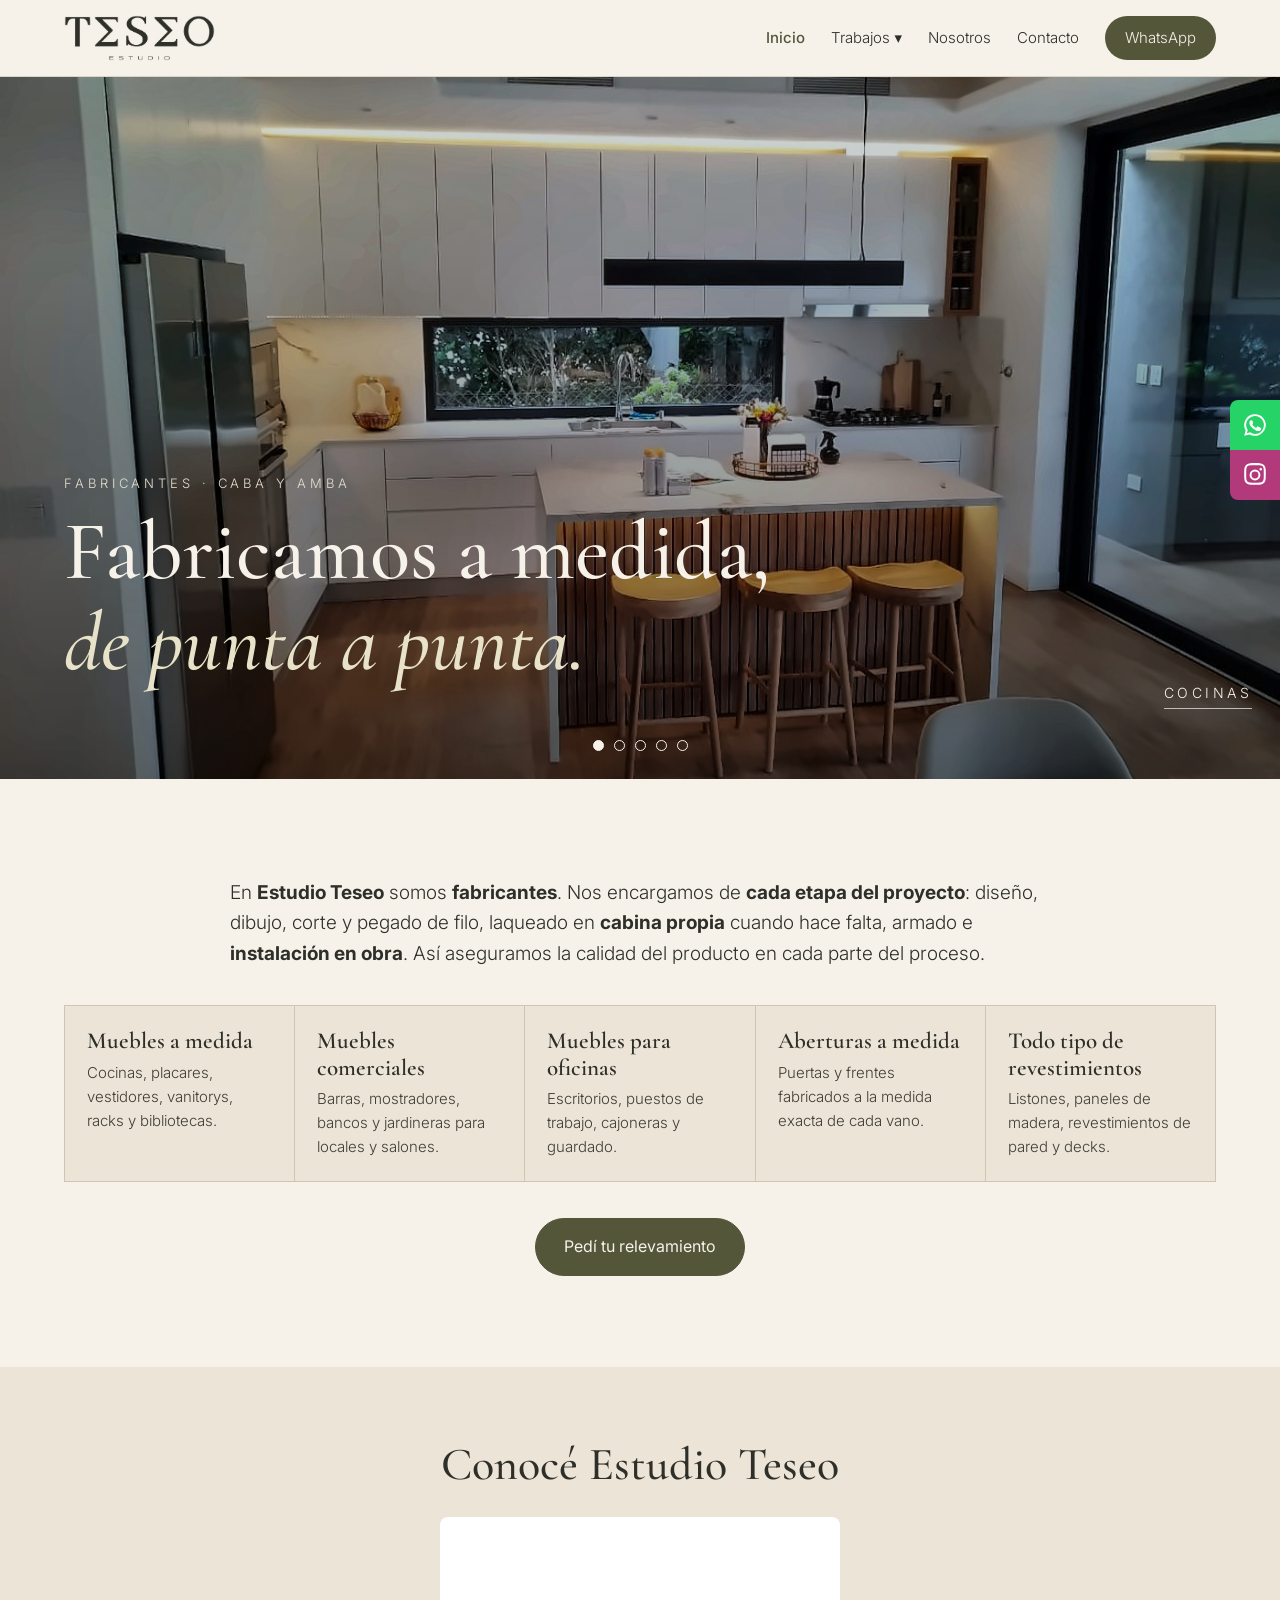
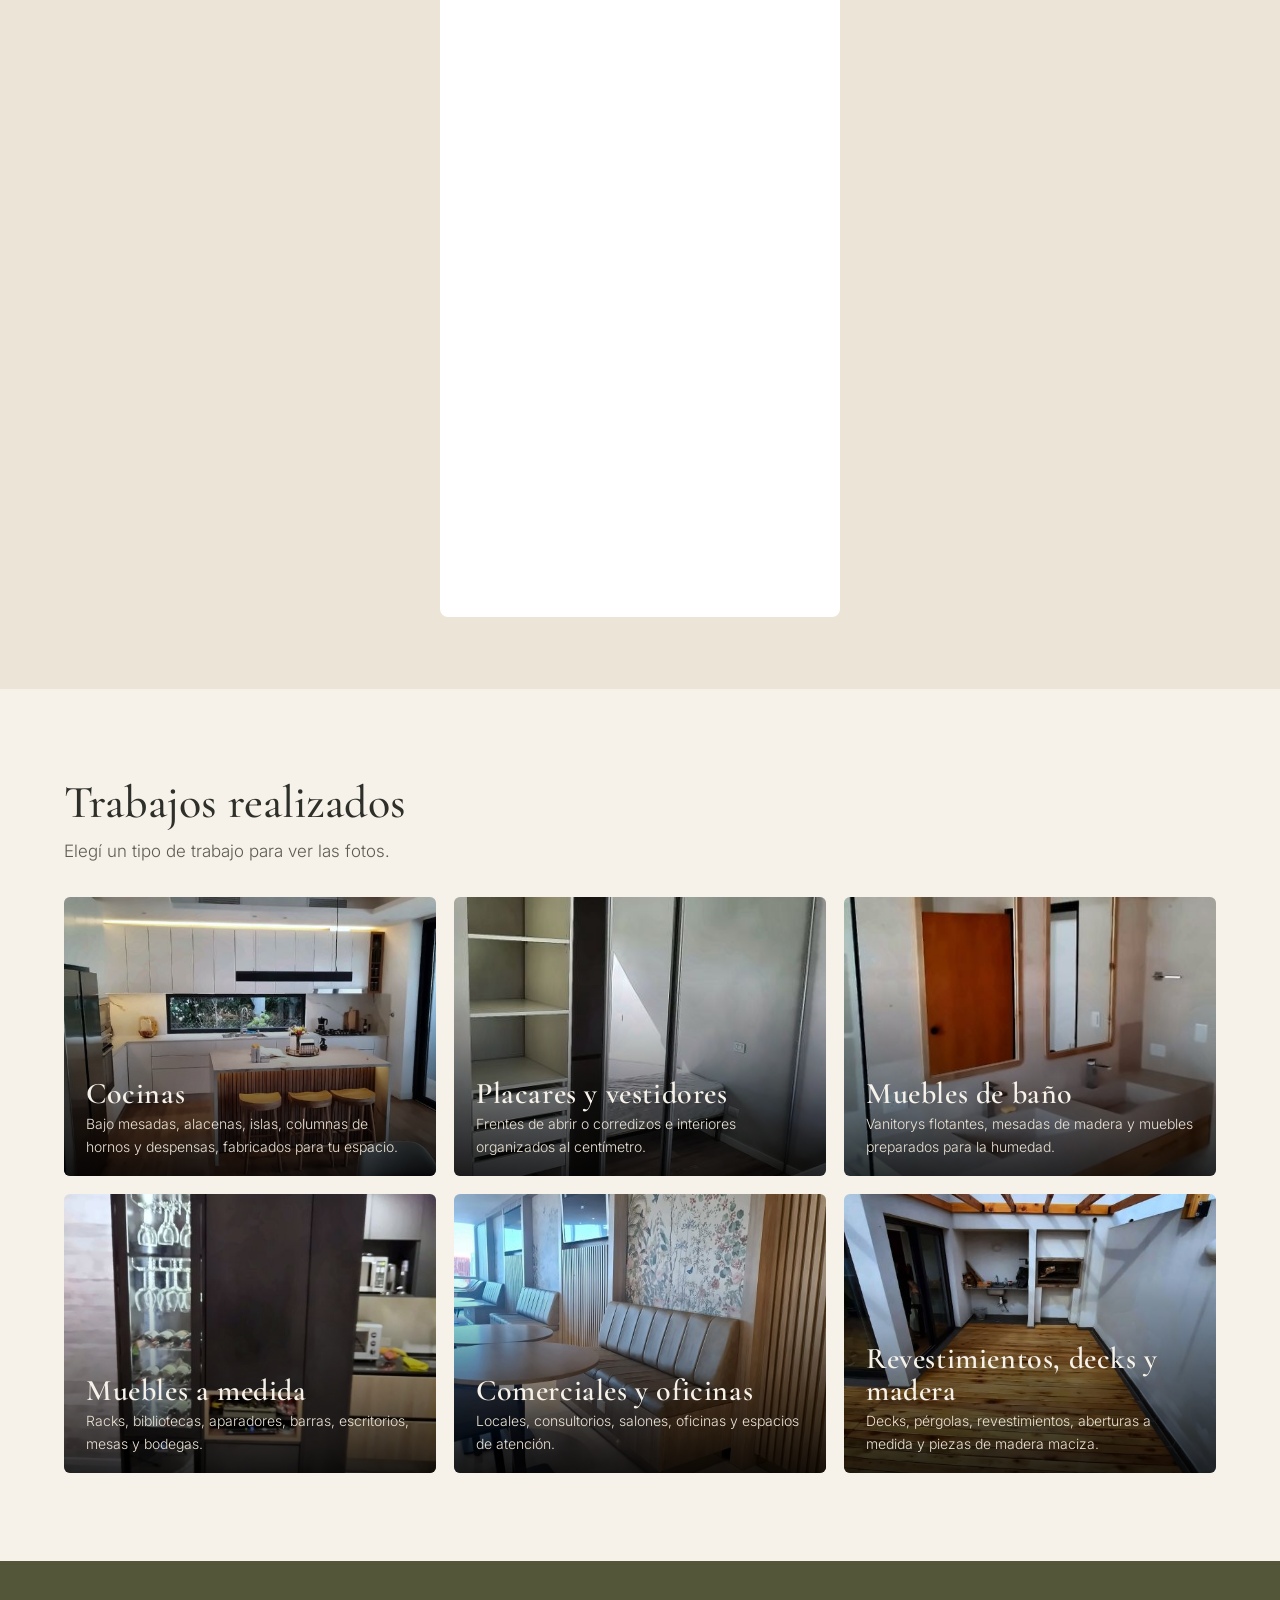
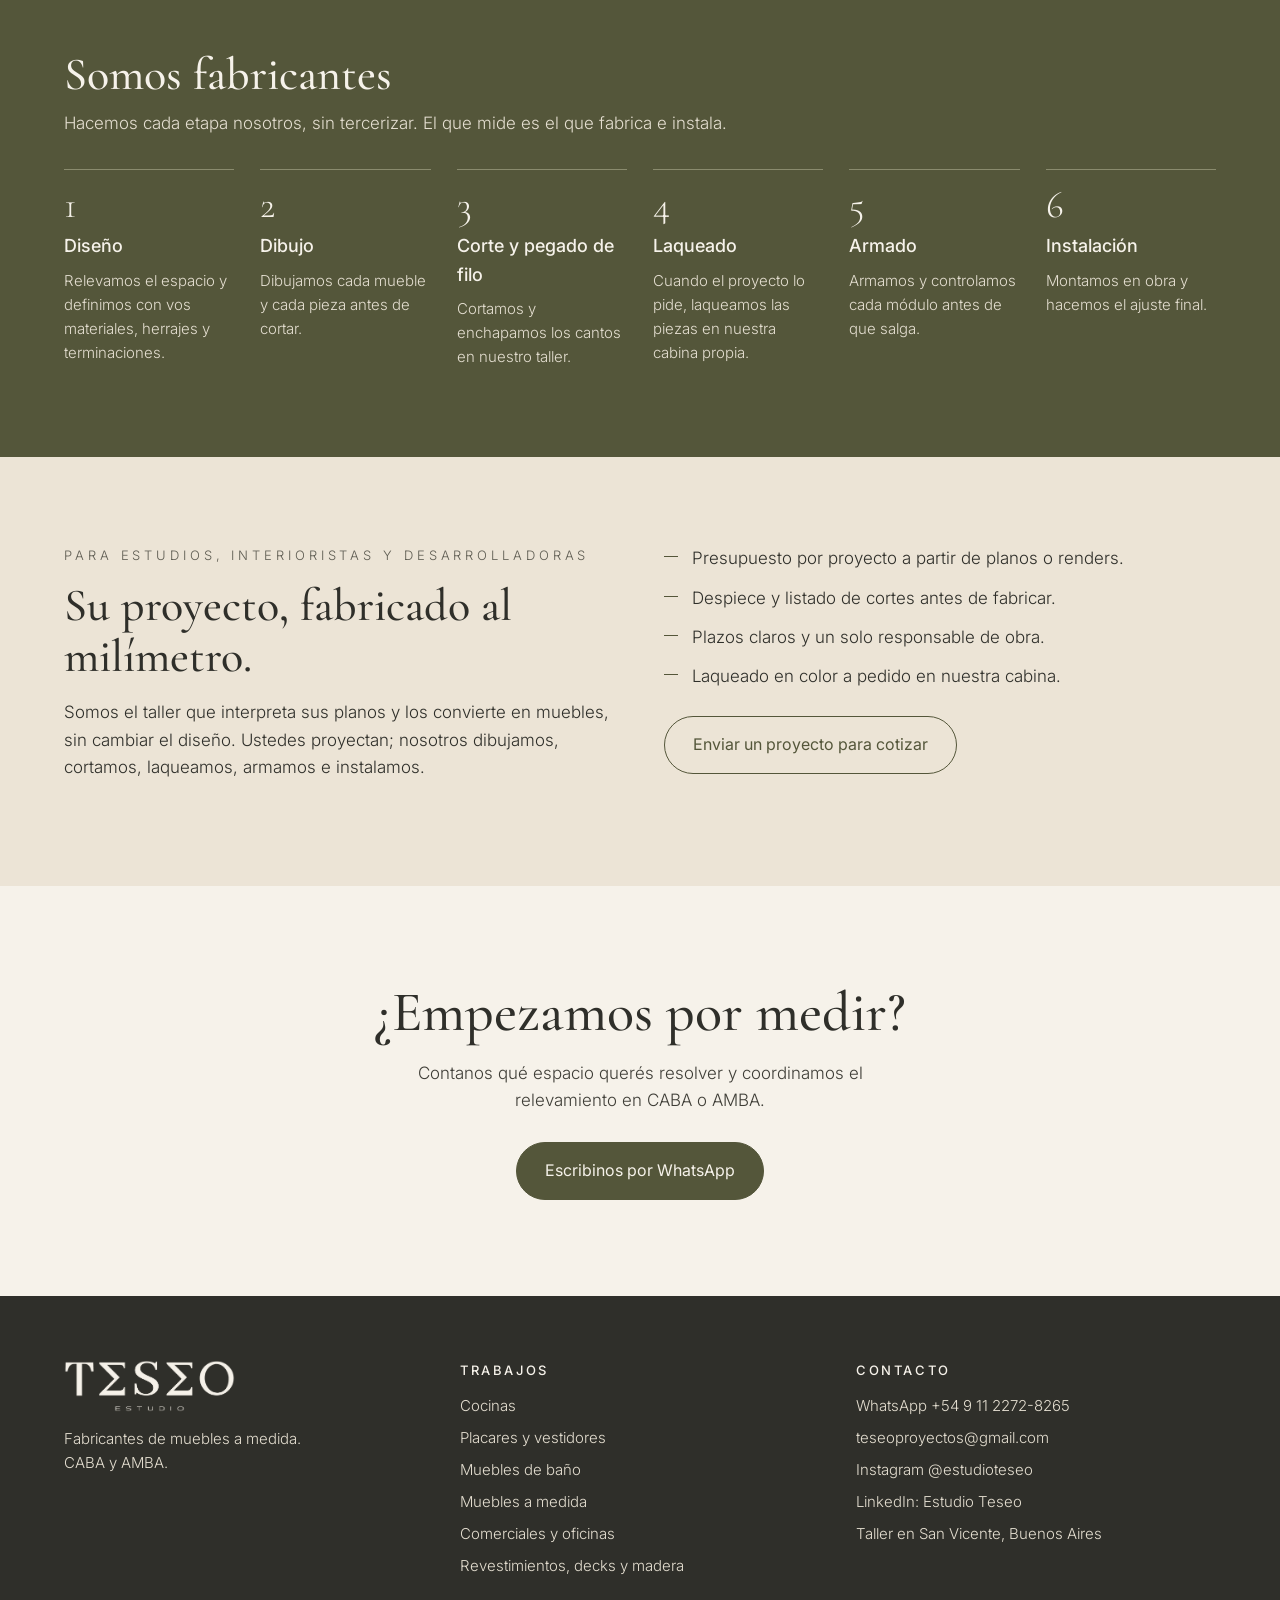
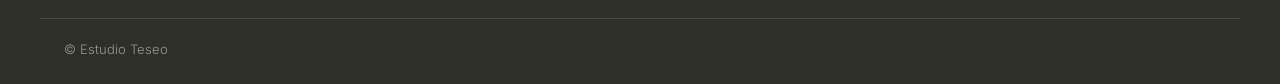
<file: index.html>
<!doctype html>
<html lang="es"><head>
<meta charset="utf-8"><meta name="viewport" content="width=device-width, initial-scale=1">
<title>Estudio Teseo — Fabricantes de muebles a medida en CABA y AMBA</title>
<meta name="description" content="Fabricantes de muebles a medida, muebles comerciales y de oficina, aberturas y revestimientos en CABA y AMBA. Diseño, fabricación e instalación propios.">
<meta property="og:type" content="website"><meta property="og:title" content="Estudio Teseo — Fabricantes de muebles a medida en CABA y AMBA">
<meta property="og:description" content="Fabricantes de muebles a medida, muebles comerciales y de oficina, aberturas y revestimientos en CABA y AMBA. Diseño, fabricación e instalación propios."><meta property="og:image" content="https://estudioteseo.github.io/img/compartir.jpg"><meta property="og:locale" content="es_AR">
<link rel="icon" href="data:image/svg+xml,%3Csvg xmlns='http://www.w3.org/2000/svg' viewBox='0 0 64 64'%3E%3Crect width='64' height='64' rx='10' fill='%2354563A'/%3E%3Ctext x='32' y='45' font-size='40' text-anchor='middle' fill='%23F6F2EA' font-family='sans-serif'%3E%CE%A3%3C/text%3E%3C/svg%3E">
<link rel="preconnect" href="https://fonts.googleapis.com">
<link href="https://fonts.googleapis.com/css2?family=Cormorant+Garamond:ital,wght@0,500;0,600;1,500&family=Inter:wght@300;400;500&display=swap" rel="stylesheet">
<link rel="stylesheet" href="estilo.css">
</head><body><header class="top"><div class="wrap bar">
<a href="index.html" class="home" aria-label="Estudio Teseo, inicio"><img class="logo-img" src="img/logo-oscuro.png" alt="Teseo Estudio" width="822" height="250"></a>
<button class="burger" aria-label="Abrir menú" aria-expanded="false"><span></span><span></span><span></span></button>
<nav class="menu" aria-label="Principal">
<a href="index.html" class="on">Inicio</a>
<div class="drop"><button class="dropbtn" aria-expanded="false">Trabajos <span aria-hidden="true">▾</span></button><div class="dropmenu"><a href="cocinas-a-medida.html">Cocinas</a><a href="placares-y-vestidores.html">Placares y vestidores</a><a href="muebles-de-bano.html">Muebles de baño</a><a href="muebles-a-medida.html">Muebles a medida</a><a href="muebles-comerciales-y-oficinas.html">Comerciales y oficinas</a><a href="revestimientos-decks-y-madera.html">Revestimientos, decks y madera</a></div></div>
<a href="nosotros.html">Nosotros</a>
<a href="contacto.html">Contacto</a>
<a class="btn small" href="https://wa.me/5491122728265?text=Hola%20Estudio%20Teseo%2C%20vengo%20de%20la%20web%20y%20quiero%20hacer%20una%20consulta." target="_blank" rel="noopener">WhatsApp</a>
</nav></div></header>
<main>
<section class="slider" aria-label="Trabajos destacados"><a class="slide on" href="cocinas-a-medida.html" style="background-image:url(img/obras/cocinas-25.jpg)"><span class="cap">Cocinas</span></a><a class="slide" href="placares-y-vestidores.html" style="background-image:url(img/obras/placares-14.jpg)"><span class="cap">Placares y vestidores</span></a><a class="slide" href="muebles-comerciales-y-oficinas.html" style="background-image:url(img/obras/comerciales-05.jpg)"><span class="cap">Comerciales y oficinas</span></a><a class="slide" href="muebles-de-bano.html" style="background-image:url(img/obras/banos-10.jpg)"><span class="cap">Muebles de baño</span></a><a class="slide" href="revestimientos-decks-y-madera.html" style="background-image:url(img/obras/especiales-02.jpg)"><span class="cap">Decks y madera</span></a><div class="slogan"><p class="kicker">FABRICANTES · CABA Y AMBA</p><h1>Fabricamos a medida,<br><em>de punta a punta.</em></h1></div><div class="dots"><button class="dot on" aria-label="Foto 1"></button><button class="dot" aria-label="Foto 2"></button><button class="dot" aria-label="Foto 3"></button><button class="dot" aria-label="Foto 4"></button><button class="dot" aria-label="Foto 5"></button></div></section>
<section class="intro"><div class="wrap narrow">
<p>En <strong>Estudio Teseo</strong> somos <strong>fabricantes</strong>. Nos encargamos de <strong>cada etapa del proyecto</strong>: diseño, dibujo, corte y pegado de filo, laqueado en <strong>cabina propia</strong> cuando hace falta, armado e <strong>instalación en obra</strong>. Así aseguramos la calidad del producto en cada parte del proceso.</p>
<ul class="rubros"><li><strong>Muebles a medida</strong><span>Cocinas, placares, vestidores, vanitorys, racks y bibliotecas.</span></li><li><strong>Muebles comerciales</strong><span>Barras, mostradores, bancos y jardineras para locales y salones.</span></li><li><strong>Muebles para oficinas</strong><span>Escritorios, puestos de trabajo, cajoneras y guardado.</span></li><li><strong>Aberturas a medida</strong><span>Puertas y frentes fabricados a la medida exacta de cada vano.</span></li><li><strong>Todo tipo de revestimientos</strong><span>Listones, paneles de madera, revestimientos de pared y decks.</span></li></ul>
<p class="center"><a class="btn" href="https://wa.me/5491122728265?text=Hola%20Estudio%20Teseo%2C%20vengo%20de%20la%20web%20y%20quiero%20pedir%20un%20relevamiento." target="_blank" rel="noopener">Pedí tu relevamiento</a></p>
</div></section>
<section class="video"><div class="wrap center"><h2>Conocé Estudio Teseo</h2><div class="ig"><iframe src="https://www.instagram.com/reel/DfYvOZ5NpeD/embed" title="Video de presentación de Estudio Teseo" loading="lazy" allowtransparency="true" allowfullscreen scrolling="no"></iframe></div></div></section>
<section class="tiles-sec"><div class="wrap"><h2>Trabajos realizados</h2><p class="sub">Elegí un tipo de trabajo para ver las fotos.</p><div class="tiles"><a class="tile" href="cocinas-a-medida.html"><img loading="lazy" src="img/obras-mini/cocinas-25.jpg" alt=""><span><strong>Cocinas</strong><em>Bajo mesadas, alacenas, islas, columnas de hornos y despensas, fabricados para tu espacio.</em></span></a><a class="tile" href="placares-y-vestidores.html"><img loading="lazy" src="img/obras-mini/placares-14.jpg" alt=""><span><strong>Placares y vestidores</strong><em>Frentes de abrir o corredizos e interiores organizados al centímetro.</em></span></a><a class="tile" href="muebles-de-bano.html"><img loading="lazy" src="img/obras-mini/banos-10.jpg" alt=""><span><strong>Muebles de baño</strong><em>Vanitorys flotantes, mesadas de madera y muebles preparados para la humedad.</em></span></a><a class="tile" href="muebles-a-medida.html"><img loading="lazy" src="img/obras-mini/medida-31.jpg" alt=""><span><strong>Muebles a medida</strong><em>Racks, bibliotecas, aparadores, barras, escritorios, mesas y bodegas.</em></span></a><a class="tile" href="muebles-comerciales-y-oficinas.html"><img loading="lazy" src="img/obras-mini/comerciales-05.jpg" alt=""><span><strong>Comerciales y oficinas</strong><em>Locales, consultorios, salones, oficinas y espacios de atención.</em></span></a><a class="tile" href="revestimientos-decks-y-madera.html"><img loading="lazy" src="img/obras-mini/especiales-02.jpg" alt=""><span><strong>Revestimientos, decks y madera</strong><em>Decks, pérgolas, revestimientos, aberturas a medida y piezas de madera maciza.</em></span></a></div></div></section>
<section class="proceso"><div class="wrap"><h2>Somos fabricantes</h2><p class="sub">Hacemos cada etapa nosotros, sin tercerizar. El que mide es el que fabrica e instala.</p><ol class="pasos"><li><span class="n">1</span><strong>Diseño</strong><span>Relevamos el espacio y definimos con vos materiales, herrajes y terminaciones.</span></li><li><span class="n">2</span><strong>Dibujo</strong><span>Dibujamos cada mueble y cada pieza antes de cortar.</span></li><li><span class="n">3</span><strong>Corte y pegado de filo</strong><span>Cortamos y enchapamos los cantos en nuestro taller.</span></li><li><span class="n">4</span><strong>Laqueado</strong><span>Cuando el proyecto lo pide, laqueamos las piezas en nuestra cabina propia.</span></li><li><span class="n">5</span><strong>Armado</strong><span>Armamos y controlamos cada módulo antes de que salga.</span></li><li><span class="n">6</span><strong>Instalación</strong><span>Montamos en obra y hacemos el ajuste final.</span></li></ol></div></section>
<section class="estudios"><div class="wrap two">
<div><p class="kicker">PARA ESTUDIOS, INTERIORISTAS Y DESARROLLADORAS</p><h2>Su proyecto, fabricado al milímetro.</h2>
<p>Somos el taller que interpreta sus planos y los convierte en muebles, sin cambiar el diseño. Ustedes proyectan; nosotros dibujamos, cortamos, laqueamos, armamos e instalamos.</p></div>
<div><ul class="checks"><li>Presupuesto por proyecto a partir de planos o renders.</li><li>Despiece y listado de cortes antes de fabricar.</li><li>Plazos claros y un solo responsable de obra.</li><li>Laqueado en color a pedido en nuestra cabina.</li></ul>
<a class="btn outline" href="mailto:teseoproyectos@gmail.com?subject=Proyecto%20para%20cotizar">Enviar un proyecto para cotizar</a></div></div></section>
<section class="cta"><div class="wrap center">
<h2>¿Empezamos por medir?</h2><p>Contanos qué espacio querés resolver y coordinamos el relevamiento en CABA o AMBA.</p>
<a class="btn" href="https://wa.me/5491122728265?text=Hola%20Estudio%20Teseo%2C%20vengo%20de%20la%20web%20y%20quiero%20pedir%20un%20relevamiento." target="_blank" rel="noopener">Escribinos por WhatsApp</a></div></section>
</main><footer class="foot"><div class="wrap cols">
<div><img class="logo-img" src="img/logo-claro.png" alt="Teseo Estudio" width="822" height="250"><p>Fabricantes de muebles a medida.<br>CABA y AMBA.</p></div>
<div><h4>Trabajos</h4><ul><li><a href="cocinas-a-medida.html">Cocinas</a></li><li><a href="placares-y-vestidores.html">Placares y vestidores</a></li><li><a href="muebles-de-bano.html">Muebles de baño</a></li><li><a href="muebles-a-medida.html">Muebles a medida</a></li><li><a href="muebles-comerciales-y-oficinas.html">Comerciales y oficinas</a></li><li><a href="revestimientos-decks-y-madera.html">Revestimientos, decks y madera</a></li></ul></div>
<div><h4>Contacto</h4><ul>
<li><a href="https://wa.me/5491122728265?text=Hola%20Estudio%20Teseo%2C%20vengo%20de%20la%20web%20y%20quiero%20hacer%20una%20consulta." target="_blank" rel="noopener">WhatsApp +54 9 11 2272-8265</a></li>
<li><a href="mailto:teseoproyectos@gmail.com">teseoproyectos@gmail.com</a></li>
<li><a href="https://www.instagram.com/estudioteseo/" target="_blank" rel="noopener">Instagram @estudioteseo</a></li>
<li><a href="https://www.linkedin.com/company/estudioteseo/" target="_blank" rel="noopener">LinkedIn: Estudio Teseo</a></li>
<li>Taller en San Vicente, Buenos Aires</li></ul></div>
</div><div class="wrap copy">© Estudio Teseo</div></footer>
<div class="float" aria-label="Contacto rápido">
<a class="f-wa" href="https://wa.me/5491122728265?text=Hola%20Estudio%20Teseo%2C%20vengo%20de%20la%20web%20y%20quiero%20hacer%20una%20consulta." target="_blank" rel="noopener" aria-label="WhatsApp"><svg viewBox="0 0 24 24"><path fill="currentColor" d="M12 2a10 10 0 0 0-8.6 15.1L2 22l5-1.3A10 10 0 1 0 12 2zm0 18.2a8.2 8.2 0 0 1-4.2-1.2l-.3-.2-3 .8.8-2.9-.2-.3A8.2 8.2 0 1 1 12 20.2zm4.5-6.1c-.2-.1-1.5-.7-1.7-.8s-.4-.1-.6.1-.7.8-.8 1-.3.2-.5.1a6.7 6.7 0 0 1-3.3-2.9c-.3-.4.3-.4.7-1.4.1-.2 0-.3 0-.4l-.8-1.8c-.2-.5-.4-.4-.6-.4h-.5a1 1 0 0 0-.7.3 3 3 0 0 0-.9 2.2 5.2 5.2 0 0 0 1.1 2.8 11.9 11.9 0 0 0 4.6 4c1.7.7 2.4.8 3.2.7a2.8 2.8 0 0 0 1.8-1.3 2.3 2.3 0 0 0 .2-1.3c-.1-.1-.3-.2-.5-.3z"/></svg></a>
<a class="f-ig" href="https://www.instagram.com/estudioteseo/" target="_blank" rel="noopener" aria-label="Instagram"><svg viewBox="0 0 24 24"><path fill="currentColor" d="M12 7a5 5 0 1 0 0 10 5 5 0 0 0 0-10zm0 8.2a3.2 3.2 0 1 1 0-6.4 3.2 3.2 0 0 1 0 6.4zM17.3 5.5a1.2 1.2 0 1 0 0 2.4 1.2 1.2 0 0 0 0-2.4zM21.9 7.1a6.1 6.1 0 0 0-1.6-4.3A6.1 6.1 0 0 0 16 1.1C14.3 1 9.7 1 8 1.1a6.1 6.1 0 0 0-4.3 1.6A6.1 6.1 0 0 0 2.1 7C2 8.7 2 13.3 2.1 15a6.1 6.1 0 0 0 1.6 4.3A6.1 6.1 0 0 0 8 20.9c1.7.1 6.3.1 8 0a6.1 6.1 0 0 0 4.3-1.6 6.1 6.1 0 0 0 1.6-4.3c.1-1.7.1-6.3 0-8zm-2.2 9.8a3.3 3.3 0 0 1-1.8 1.8c-1.3.5-4.3.4-5.9.4s-4.6.1-5.9-.4a3.3 3.3 0 0 1-1.8-1.8c-.5-1.3-.4-4.3-.4-5.9s-.1-4.6.4-5.9a3.3 3.3 0 0 1 1.8-1.8C7.4 2.8 10.4 2.9 12 2.9s4.6-.1 5.9.4a3.3 3.3 0 0 1 1.8 1.8c.5 1.3.4 4.3.4 5.9s.1 4.6-.4 5.9z"/></svg></a>
</div>
<div id="visor" role="dialog" aria-modal="true" aria-label="Foto ampliada"><button id="vx" aria-label="Cerrar">×</button><button id="vp" aria-label="Anterior">‹</button><img alt=""><button id="vn" aria-label="Siguiente">›</button><p></p></div>
<script src="sitio.js"></script>
</body></html>
</file>
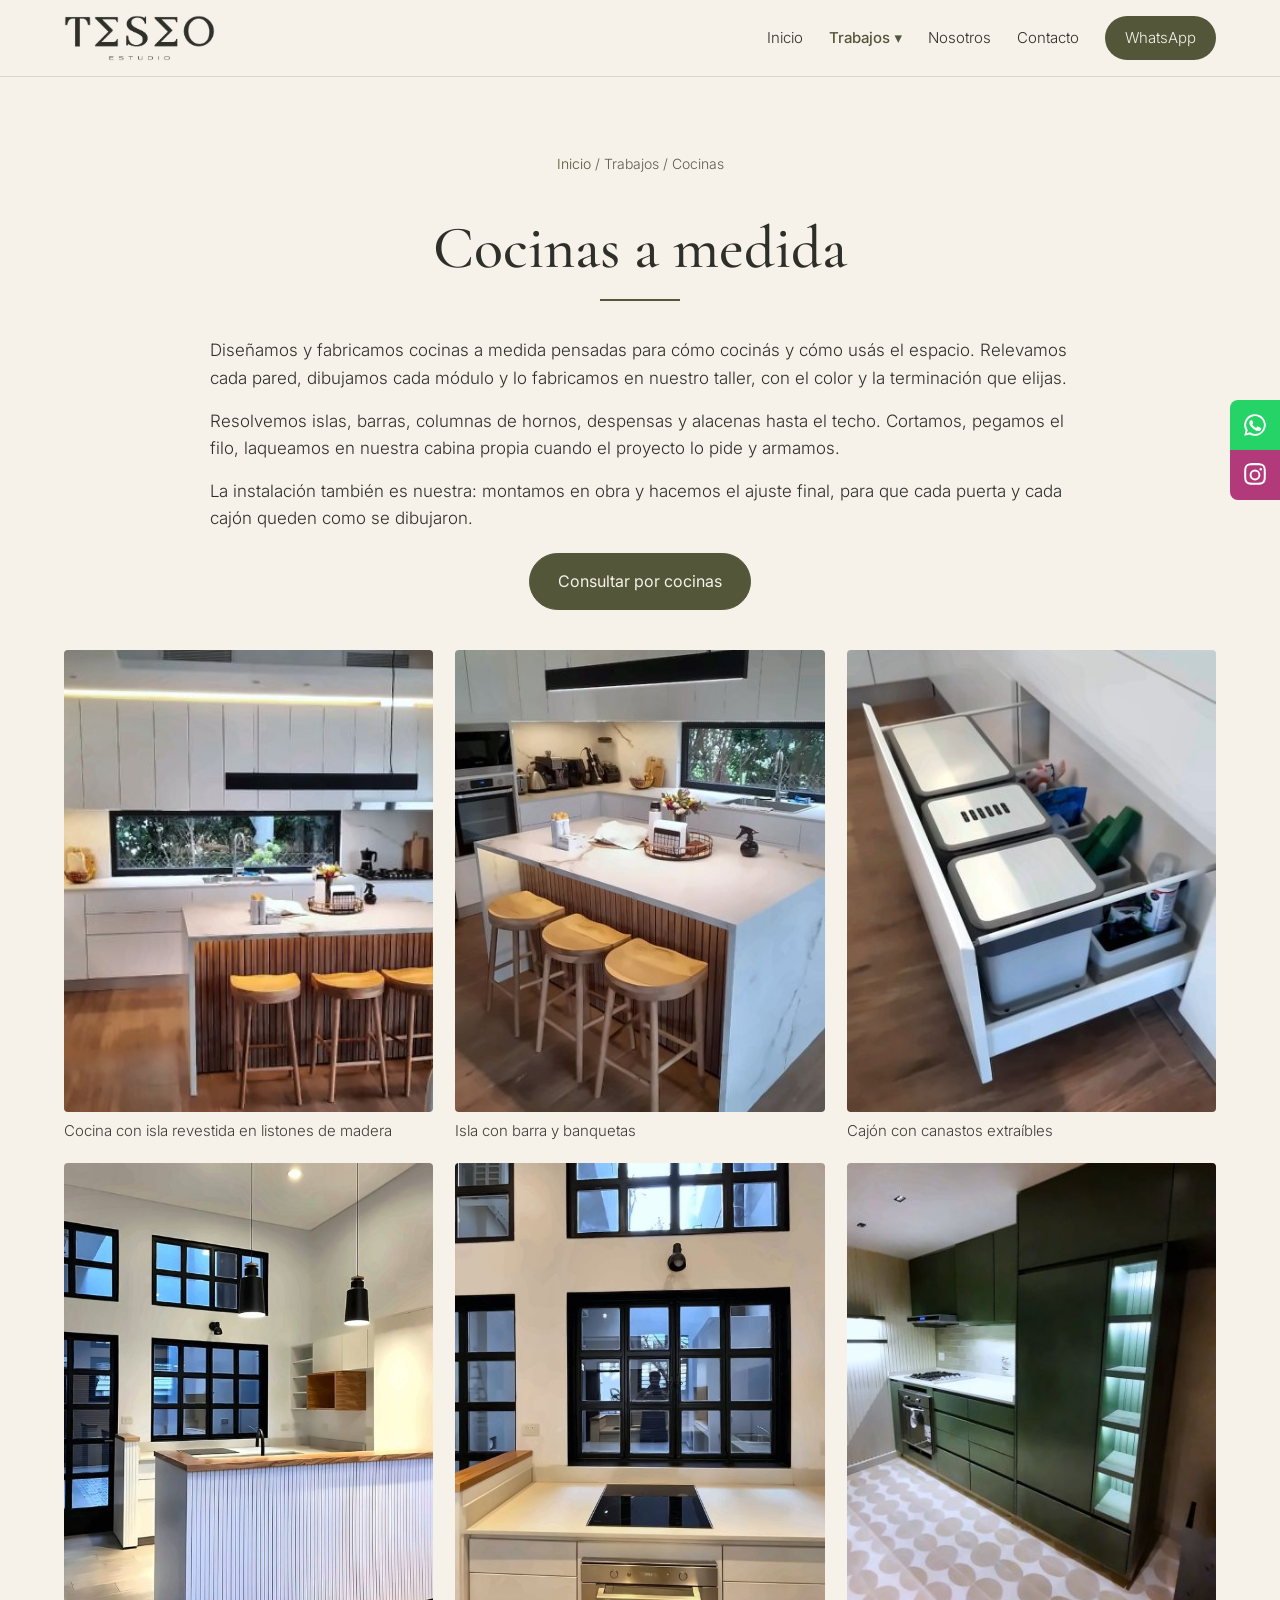
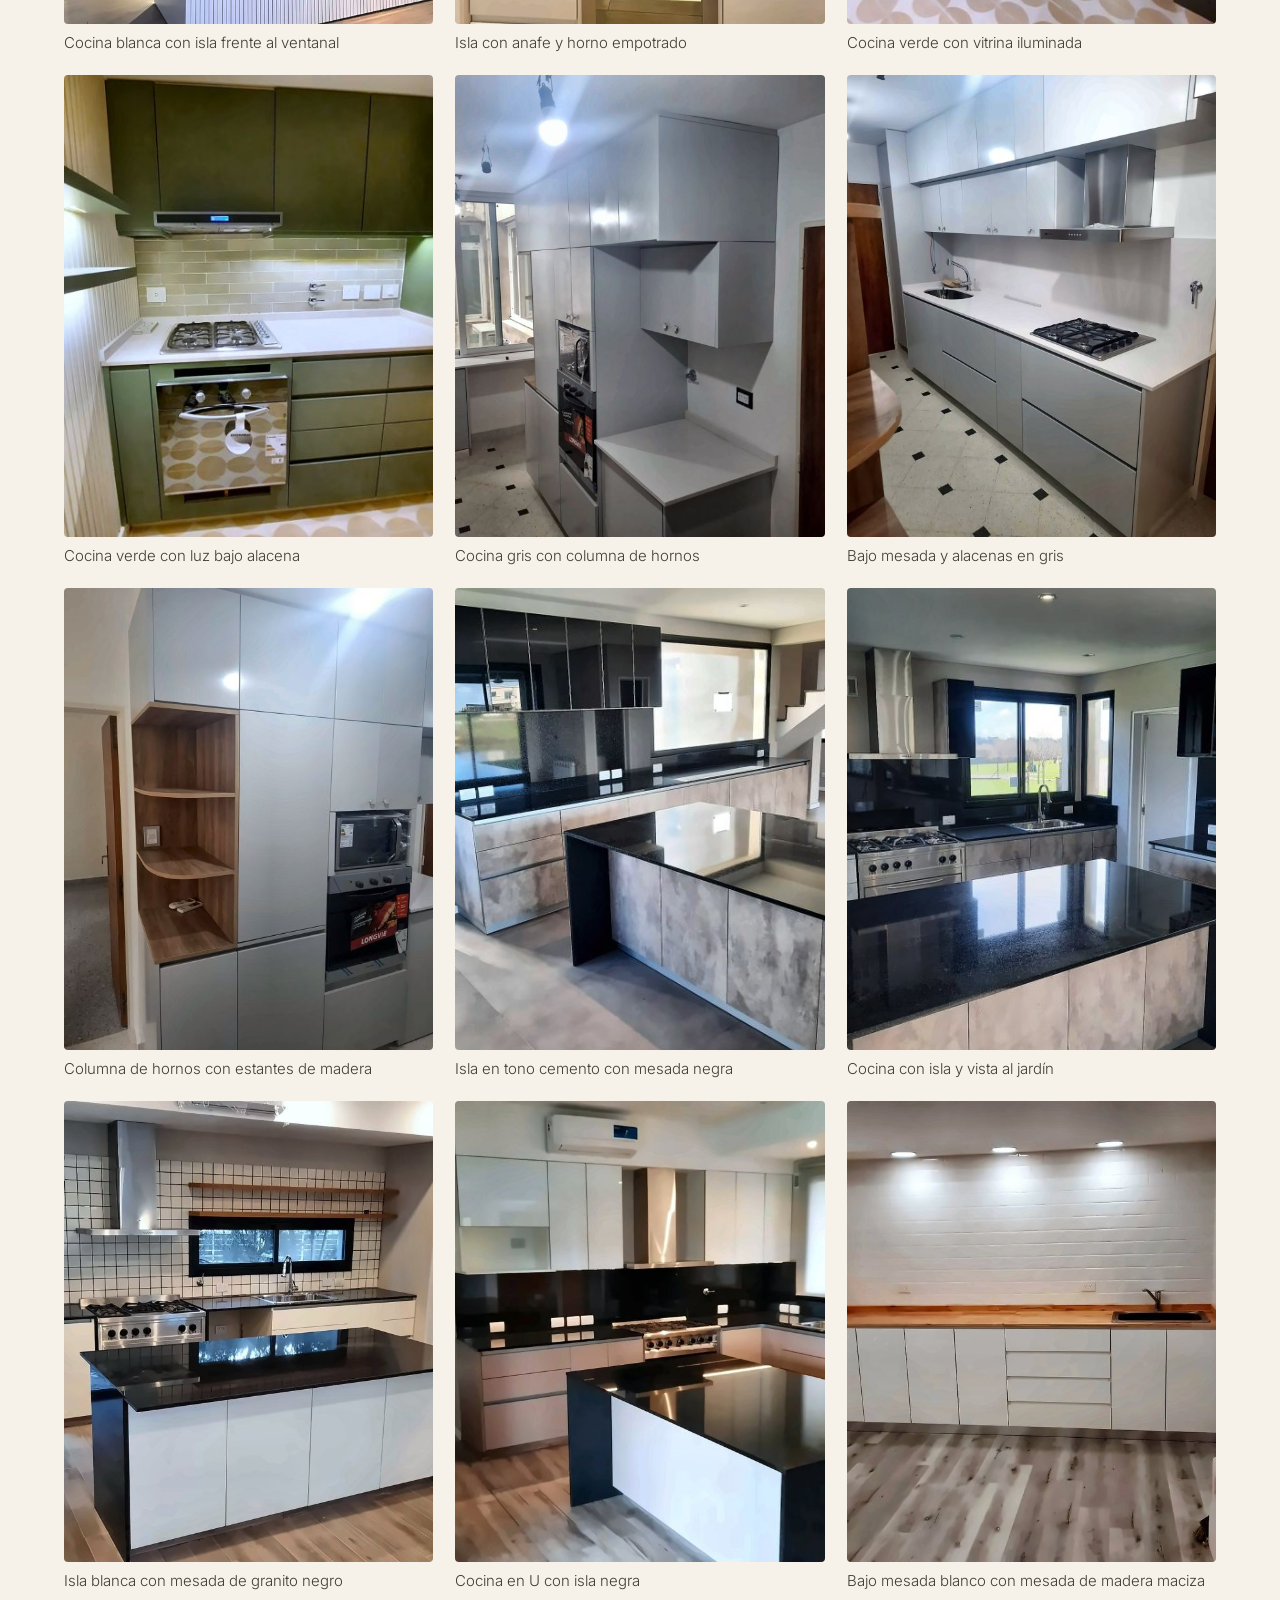
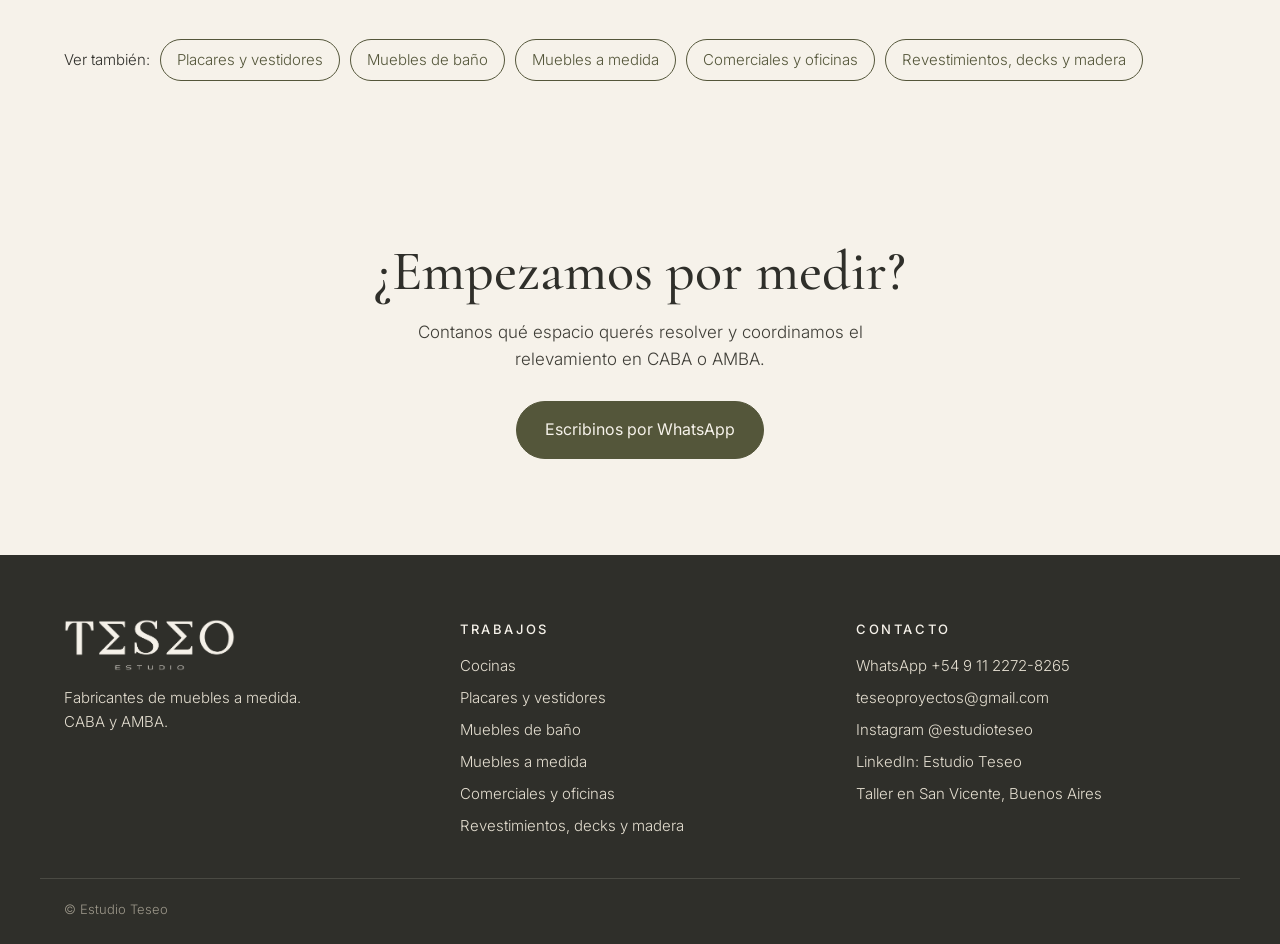
<file: cocinas-a-medida.html>
<!doctype html>
<html lang="es"><head>
<meta charset="utf-8"><meta name="viewport" content="width=device-width, initial-scale=1">
<title>Cocinas a medida | Estudio Teseo</title>
<meta name="description" content="Cocinas a medida en CABA y AMBA. Bajo mesadas, alacenas, islas, columnas de hornos y despensas, fabricados para tu espacio. Fabricación e instalación propias.">
<meta property="og:type" content="website"><meta property="og:title" content="Cocinas a medida | Estudio Teseo">
<meta property="og:description" content="Cocinas a medida en CABA y AMBA. Bajo mesadas, alacenas, islas, columnas de hornos y despensas, fabricados para tu espacio. Fabricación e instalación propias."><meta property="og:image" content="https://estudioteseo.github.io/img/compartir.jpg"><meta property="og:locale" content="es_AR">
<link rel="icon" href="data:image/svg+xml,%3Csvg xmlns='http://www.w3.org/2000/svg' viewBox='0 0 64 64'%3E%3Crect width='64' height='64' rx='10' fill='%2354563A'/%3E%3Ctext x='32' y='45' font-size='40' text-anchor='middle' fill='%23F6F2EA' font-family='sans-serif'%3E%CE%A3%3C/text%3E%3C/svg%3E">
<link rel="preconnect" href="https://fonts.googleapis.com">
<link href="https://fonts.googleapis.com/css2?family=Cormorant+Garamond:ital,wght@0,500;0,600;1,500&family=Inter:wght@300;400;500&display=swap" rel="stylesheet">
<link rel="stylesheet" href="estilo.css">
</head><body><header class="top"><div class="wrap bar">
<a href="index.html" class="home" aria-label="Estudio Teseo, inicio"><img class="logo-img" src="img/logo-oscuro.png" alt="Teseo Estudio" width="822" height="250"></a>
<button class="burger" aria-label="Abrir menú" aria-expanded="false"><span></span><span></span><span></span></button>
<nav class="menu" aria-label="Principal">
<a href="index.html">Inicio</a>
<div class="drop"><button class="dropbtn on" aria-expanded="false">Trabajos <span aria-hidden="true">▾</span></button><div class="dropmenu"><a href="cocinas-a-medida.html" class=on>Cocinas</a><a href="placares-y-vestidores.html">Placares y vestidores</a><a href="muebles-de-bano.html">Muebles de baño</a><a href="muebles-a-medida.html">Muebles a medida</a><a href="muebles-comerciales-y-oficinas.html">Comerciales y oficinas</a><a href="revestimientos-decks-y-madera.html">Revestimientos, decks y madera</a></div></div>
<a href="nosotros.html">Nosotros</a>
<a href="contacto.html">Contacto</a>
<a class="btn small" href="https://wa.me/5491122728265?text=Hola%20Estudio%20Teseo%2C%20vengo%20de%20la%20web%20y%20quiero%20hacer%20una%20consulta." target="_blank" rel="noopener">WhatsApp</a>
</nav></div></header>
<main><section class="page"><div class="wrap">
<p class="crumbs"><a href="index.html">Inicio</a> / Trabajos / Cocinas</p>
<h1>Cocinas a medida</h1><div class="rule"></div>
<div class="texto"><p>Diseñamos y fabricamos cocinas a medida pensadas para cómo cocinás y cómo usás el espacio. Relevamos cada pared, dibujamos cada módulo y lo fabricamos en nuestro taller, con el color y la terminación que elijas.</p><p>Resolvemos islas, barras, columnas de hornos, despensas y alacenas hasta el techo. Cortamos, pegamos el filo, laqueamos en nuestra cabina propia cuando el proyecto lo pide y armamos.</p><p>La instalación también es nuestra: montamos en obra y hacemos el ajuste final, para que cada puerta y cada cajón queden como se dibujaron.</p></div>
<p><a class="btn" href="https://wa.me/5491122728265?text=Hola%20Estudio%20Teseo%2C%20vengo%20de%20la%20web%20y%20quiero%20consultar%20por%20cocinas." target="_blank" rel="noopener">Consultar por cocinas</a></p>
<div class="galeria"><figure class="obra"><a href="img/obras/cocinas-25.jpg"><img loading="lazy" src="img/obras-mini/cocinas-25.jpg" alt="Cocina con isla revestida en listones de madera"></a><figcaption>Cocina con isla revestida en listones de madera</figcaption></figure><figure class="obra"><a href="img/obras/cocinas-31.jpg"><img loading="lazy" src="img/obras-mini/cocinas-31.jpg" alt="Isla con barra y banquetas"></a><figcaption>Isla con barra y banquetas</figcaption></figure><figure class="obra"><a href="img/obras/cocinas-26.jpg"><img loading="lazy" src="img/obras-mini/cocinas-26.jpg" alt="Cajón con canastos extraíbles"></a><figcaption>Cajón con canastos extraíbles</figcaption></figure><figure class="obra"><a href="img/obras/cocinas-16.jpg"><img loading="lazy" src="img/obras-mini/cocinas-16.jpg" alt="Cocina blanca con isla frente al ventanal"></a><figcaption>Cocina blanca con isla frente al ventanal</figcaption></figure><figure class="obra"><a href="img/obras/cocinas-18.jpg"><img loading="lazy" src="img/obras-mini/cocinas-18.jpg" alt="Isla con anafe y horno empotrado"></a><figcaption>Isla con anafe y horno empotrado</figcaption></figure><figure class="obra"><a href="img/obras/cocinas-05.jpg"><img loading="lazy" src="img/obras-mini/cocinas-05.jpg" alt="Cocina verde con vitrina iluminada"></a><figcaption>Cocina verde con vitrina iluminada</figcaption></figure><figure class="obra"><a href="img/obras/cocinas-10.jpg"><img loading="lazy" src="img/obras-mini/cocinas-10.jpg" alt="Cocina verde con luz bajo alacena"></a><figcaption>Cocina verde con luz bajo alacena</figcaption></figure><figure class="obra"><a href="img/obras/cocinas-45.jpg"><img loading="lazy" src="img/obras-mini/cocinas-45.jpg" alt="Cocina gris con columna de hornos"></a><figcaption>Cocina gris con columna de hornos</figcaption></figure><figure class="obra"><a href="img/obras/cocinas-53.jpg"><img loading="lazy" src="img/obras-mini/cocinas-53.jpg" alt="Bajo mesada y alacenas en gris"></a><figcaption>Bajo mesada y alacenas en gris</figcaption></figure><figure class="obra"><a href="img/obras/cocinas-54.jpg"><img loading="lazy" src="img/obras-mini/cocinas-54.jpg" alt="Columna de hornos con estantes de madera"></a><figcaption>Columna de hornos con estantes de madera</figcaption></figure><figure class="obra"><a href="img/obras/cocinas-63.jpg"><img loading="lazy" src="img/obras-mini/cocinas-63.jpg" alt="Isla en tono cemento con mesada negra"></a><figcaption>Isla en tono cemento con mesada negra</figcaption></figure><figure class="obra"><a href="img/obras/cocinas-66.jpg"><img loading="lazy" src="img/obras-mini/cocinas-66.jpg" alt="Cocina con isla y vista al jardín"></a><figcaption>Cocina con isla y vista al jardín</figcaption></figure><figure class="obra"><a href="img/obras/cocinas-84.jpg"><img loading="lazy" src="img/obras-mini/cocinas-84.jpg" alt="Isla blanca con mesada de granito negro"></a><figcaption>Isla blanca con mesada de granito negro</figcaption></figure><figure class="obra"><a href="img/obras/cocinas-89.jpg"><img loading="lazy" src="img/obras-mini/cocinas-89.jpg" alt="Cocina en U con isla negra"></a><figcaption>Cocina en U con isla negra</figcaption></figure><figure class="obra"><a href="img/obras/cocinas-80.jpg"><img loading="lazy" src="img/obras-mini/cocinas-80.jpg" alt="Bajo mesada blanco con mesada de madera maciza"></a><figcaption>Bajo mesada blanco con mesada de madera maciza</figcaption></figure></div>
<nav class="otros" aria-label="Otros trabajos"><span>Ver también:</span><a href="placares-y-vestidores.html">Placares y vestidores</a><a href="muebles-de-bano.html">Muebles de baño</a><a href="muebles-a-medida.html">Muebles a medida</a><a href="muebles-comerciales-y-oficinas.html">Comerciales y oficinas</a><a href="revestimientos-decks-y-madera.html">Revestimientos, decks y madera</a></nav>
</div></section>
<section class="cta"><div class="wrap center">
<h2>¿Empezamos por medir?</h2><p>Contanos qué espacio querés resolver y coordinamos el relevamiento en CABA o AMBA.</p>
<a class="btn" href="https://wa.me/5491122728265?text=Hola%20Estudio%20Teseo%2C%20vengo%20de%20la%20web%20y%20quiero%20consultar%20por%20cocinas." target="_blank" rel="noopener">Escribinos por WhatsApp</a></div></section>
</main><footer class="foot"><div class="wrap cols">
<div><img class="logo-img" src="img/logo-claro.png" alt="Teseo Estudio" width="822" height="250"><p>Fabricantes de muebles a medida.<br>CABA y AMBA.</p></div>
<div><h4>Trabajos</h4><ul><li><a href="cocinas-a-medida.html">Cocinas</a></li><li><a href="placares-y-vestidores.html">Placares y vestidores</a></li><li><a href="muebles-de-bano.html">Muebles de baño</a></li><li><a href="muebles-a-medida.html">Muebles a medida</a></li><li><a href="muebles-comerciales-y-oficinas.html">Comerciales y oficinas</a></li><li><a href="revestimientos-decks-y-madera.html">Revestimientos, decks y madera</a></li></ul></div>
<div><h4>Contacto</h4><ul>
<li><a href="https://wa.me/5491122728265?text=Hola%20Estudio%20Teseo%2C%20vengo%20de%20la%20web%20y%20quiero%20hacer%20una%20consulta." target="_blank" rel="noopener">WhatsApp +54 9 11 2272-8265</a></li>
<li><a href="mailto:teseoproyectos@gmail.com">teseoproyectos@gmail.com</a></li>
<li><a href="https://www.instagram.com/estudioteseo/" target="_blank" rel="noopener">Instagram @estudioteseo</a></li>
<li><a href="https://www.linkedin.com/company/estudioteseo/" target="_blank" rel="noopener">LinkedIn: Estudio Teseo</a></li>
<li>Taller en San Vicente, Buenos Aires</li></ul></div>
</div><div class="wrap copy">© Estudio Teseo</div></footer>
<div class="float" aria-label="Contacto rápido">
<a class="f-wa" href="https://wa.me/5491122728265?text=Hola%20Estudio%20Teseo%2C%20vengo%20de%20la%20web%20y%20quiero%20hacer%20una%20consulta." target="_blank" rel="noopener" aria-label="WhatsApp"><svg viewBox="0 0 24 24"><path fill="currentColor" d="M12 2a10 10 0 0 0-8.6 15.1L2 22l5-1.3A10 10 0 1 0 12 2zm0 18.2a8.2 8.2 0 0 1-4.2-1.2l-.3-.2-3 .8.8-2.9-.2-.3A8.2 8.2 0 1 1 12 20.2zm4.5-6.1c-.2-.1-1.5-.7-1.7-.8s-.4-.1-.6.1-.7.8-.8 1-.3.2-.5.1a6.7 6.7 0 0 1-3.3-2.9c-.3-.4.3-.4.7-1.4.1-.2 0-.3 0-.4l-.8-1.8c-.2-.5-.4-.4-.6-.4h-.5a1 1 0 0 0-.7.3 3 3 0 0 0-.9 2.2 5.2 5.2 0 0 0 1.1 2.8 11.9 11.9 0 0 0 4.6 4c1.7.7 2.4.8 3.2.7a2.8 2.8 0 0 0 1.8-1.3 2.3 2.3 0 0 0 .2-1.3c-.1-.1-.3-.2-.5-.3z"/></svg></a>
<a class="f-ig" href="https://www.instagram.com/estudioteseo/" target="_blank" rel="noopener" aria-label="Instagram"><svg viewBox="0 0 24 24"><path fill="currentColor" d="M12 7a5 5 0 1 0 0 10 5 5 0 0 0 0-10zm0 8.2a3.2 3.2 0 1 1 0-6.4 3.2 3.2 0 0 1 0 6.4zM17.3 5.5a1.2 1.2 0 1 0 0 2.4 1.2 1.2 0 0 0 0-2.4zM21.9 7.1a6.1 6.1 0 0 0-1.6-4.3A6.1 6.1 0 0 0 16 1.1C14.3 1 9.7 1 8 1.1a6.1 6.1 0 0 0-4.3 1.6A6.1 6.1 0 0 0 2.1 7C2 8.7 2 13.3 2.1 15a6.1 6.1 0 0 0 1.6 4.3A6.1 6.1 0 0 0 8 20.9c1.7.1 6.3.1 8 0a6.1 6.1 0 0 0 4.3-1.6 6.1 6.1 0 0 0 1.6-4.3c.1-1.7.1-6.3 0-8zm-2.2 9.8a3.3 3.3 0 0 1-1.8 1.8c-1.3.5-4.3.4-5.9.4s-4.6.1-5.9-.4a3.3 3.3 0 0 1-1.8-1.8c-.5-1.3-.4-4.3-.4-5.9s-.1-4.6.4-5.9a3.3 3.3 0 0 1 1.8-1.8C7.4 2.8 10.4 2.9 12 2.9s4.6-.1 5.9.4a3.3 3.3 0 0 1 1.8 1.8c.5 1.3.4 4.3.4 5.9s.1 4.6-.4 5.9z"/></svg></a>
</div>
<div id="visor" role="dialog" aria-modal="true" aria-label="Foto ampliada"><button id="vx" aria-label="Cerrar">×</button><button id="vp" aria-label="Anterior">‹</button><img alt=""><button id="vn" aria-label="Siguiente">›</button><p></p></div>
<script src="sitio.js"></script>
</body></html>
</file>
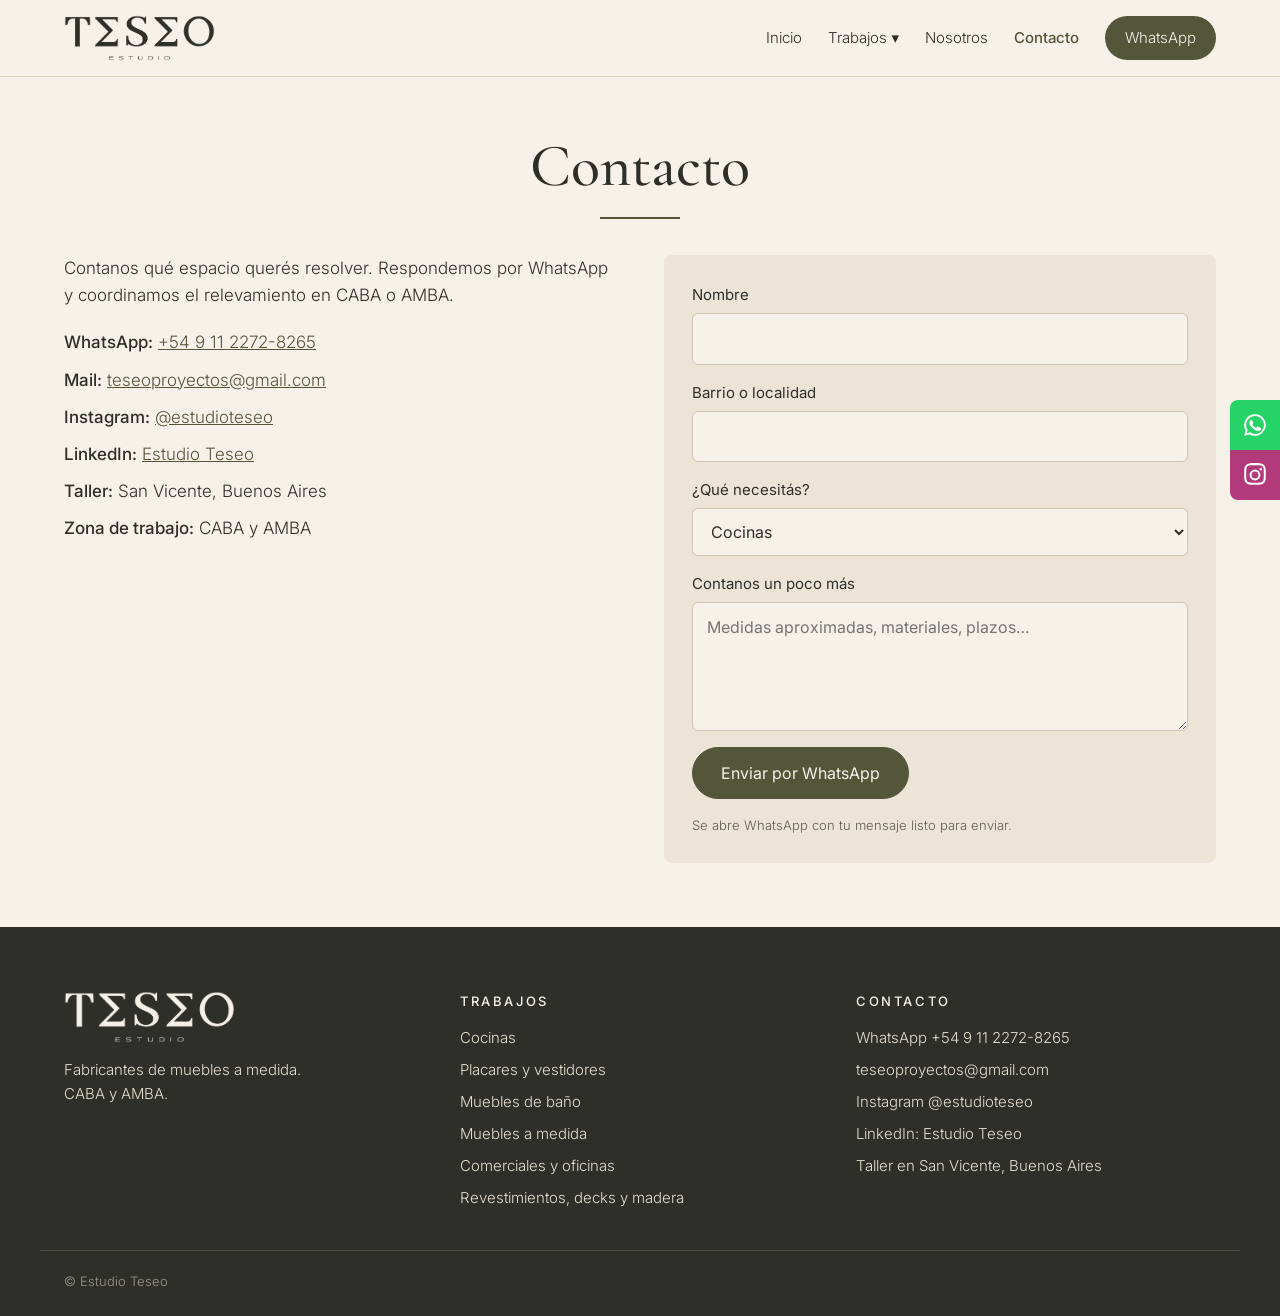
<file: contacto.html>
<!doctype html>
<html lang="es"><head>
<meta charset="utf-8"><meta name="viewport" content="width=device-width, initial-scale=1">
<title>Contacto | Estudio Teseo</title>
<meta name="description" content="Consultas y relevamientos en CABA y AMBA. WhatsApp, mail e Instagram de Estudio Teseo.">
<meta property="og:type" content="website"><meta property="og:title" content="Contacto | Estudio Teseo">
<meta property="og:description" content="Consultas y relevamientos en CABA y AMBA. WhatsApp, mail e Instagram de Estudio Teseo."><meta property="og:image" content="https://estudioteseo.github.io/img/compartir.jpg"><meta property="og:locale" content="es_AR">
<link rel="icon" href="data:image/svg+xml,%3Csvg xmlns='http://www.w3.org/2000/svg' viewBox='0 0 64 64'%3E%3Crect width='64' height='64' rx='10' fill='%2354563A'/%3E%3Ctext x='32' y='45' font-size='40' text-anchor='middle' fill='%23F6F2EA' font-family='sans-serif'%3E%CE%A3%3C/text%3E%3C/svg%3E">
<link rel="preconnect" href="https://fonts.googleapis.com">
<link href="https://fonts.googleapis.com/css2?family=Cormorant+Garamond:ital,wght@0,500;0,600;1,500&family=Inter:wght@300;400;500&display=swap" rel="stylesheet">
<link rel="stylesheet" href="estilo.css">
</head><body><header class="top"><div class="wrap bar">
<a href="index.html" class="home" aria-label="Estudio Teseo, inicio"><img class="logo-img" src="img/logo-oscuro.png" alt="Teseo Estudio" width="822" height="250"></a>
<button class="burger" aria-label="Abrir menú" aria-expanded="false"><span></span><span></span><span></span></button>
<nav class="menu" aria-label="Principal">
<a href="index.html">Inicio</a>
<div class="drop"><button class="dropbtn" aria-expanded="false">Trabajos <span aria-hidden="true">▾</span></button><div class="dropmenu"><a href="cocinas-a-medida.html">Cocinas</a><a href="placares-y-vestidores.html">Placares y vestidores</a><a href="muebles-de-bano.html">Muebles de baño</a><a href="muebles-a-medida.html">Muebles a medida</a><a href="muebles-comerciales-y-oficinas.html">Comerciales y oficinas</a><a href="revestimientos-decks-y-madera.html">Revestimientos, decks y madera</a></div></div>
<a href="nosotros.html">Nosotros</a>
<a href="contacto.html" class="on">Contacto</a>
<a class="btn small" href="https://wa.me/5491122728265?text=Hola%20Estudio%20Teseo%2C%20vengo%20de%20la%20web%20y%20quiero%20hacer%20una%20consulta." target="_blank" rel="noopener">WhatsApp</a>
</nav></div></header>
<main><section class="page"><div class="wrap">
<h1>Contacto</h1><div class="rule"></div>
<div class="two">
<div class="texto">
<p>Contanos qué espacio querés resolver. Respondemos por WhatsApp y coordinamos el relevamiento en CABA o AMBA.</p>
<ul class="datos">
<li><strong>WhatsApp:</strong> <a href="https://wa.me/5491122728265?text=Hola%20Estudio%20Teseo%2C%20vengo%20de%20la%20web%20y%20quiero%20hacer%20una%20consulta." target="_blank" rel="noopener">+54 9 11 2272-8265</a></li>
<li><strong>Mail:</strong> <a href="mailto:teseoproyectos@gmail.com">teseoproyectos@gmail.com</a></li>
<li><strong>Instagram:</strong> <a href="https://www.instagram.com/estudioteseo/" target="_blank" rel="noopener">@estudioteseo</a></li>
<li><strong>LinkedIn:</strong> <a href="https://www.linkedin.com/company/estudioteseo/" target="_blank" rel="noopener">Estudio Teseo</a></li>
<li><strong>Taller:</strong> San Vicente, Buenos Aires</li>
<li><strong>Zona de trabajo:</strong> CABA y AMBA</li></ul>
</div>
<form class="form" id="consulta">
<label>Nombre<input name="nombre" required autocomplete="name"></label>
<label>Barrio o localidad<input name="zona" autocomplete="address-level2"></label>
<label>¿Qué necesitás?<select name="tipo"><option>Cocinas</option><option>Placares y vestidores</option><option>Muebles de baño</option><option>Muebles a medida</option><option>Comerciales y oficinas</option><option>Revestimientos, decks y madera</option><option>Aberturas a medida</option><option>Otro</option></select></label>
<label>Contanos un poco más<textarea name="detalle" rows="4" placeholder="Medidas aproximadas, materiales, plazos…"></textarea></label>
<button class="btn" type="submit">Enviar por WhatsApp</button>
<p class="nota">Se abre WhatsApp con tu mensaje listo para enviar.</p>
</form></div></div></section></main><footer class="foot"><div class="wrap cols">
<div><img class="logo-img" src="img/logo-claro.png" alt="Teseo Estudio" width="822" height="250"><p>Fabricantes de muebles a medida.<br>CABA y AMBA.</p></div>
<div><h4>Trabajos</h4><ul><li><a href="cocinas-a-medida.html">Cocinas</a></li><li><a href="placares-y-vestidores.html">Placares y vestidores</a></li><li><a href="muebles-de-bano.html">Muebles de baño</a></li><li><a href="muebles-a-medida.html">Muebles a medida</a></li><li><a href="muebles-comerciales-y-oficinas.html">Comerciales y oficinas</a></li><li><a href="revestimientos-decks-y-madera.html">Revestimientos, decks y madera</a></li></ul></div>
<div><h4>Contacto</h4><ul>
<li><a href="https://wa.me/5491122728265?text=Hola%20Estudio%20Teseo%2C%20vengo%20de%20la%20web%20y%20quiero%20hacer%20una%20consulta." target="_blank" rel="noopener">WhatsApp +54 9 11 2272-8265</a></li>
<li><a href="mailto:teseoproyectos@gmail.com">teseoproyectos@gmail.com</a></li>
<li><a href="https://www.instagram.com/estudioteseo/" target="_blank" rel="noopener">Instagram @estudioteseo</a></li>
<li><a href="https://www.linkedin.com/company/estudioteseo/" target="_blank" rel="noopener">LinkedIn: Estudio Teseo</a></li>
<li>Taller en San Vicente, Buenos Aires</li></ul></div>
</div><div class="wrap copy">© Estudio Teseo</div></footer>
<div class="float" aria-label="Contacto rápido">
<a class="f-wa" href="https://wa.me/5491122728265?text=Hola%20Estudio%20Teseo%2C%20vengo%20de%20la%20web%20y%20quiero%20hacer%20una%20consulta." target="_blank" rel="noopener" aria-label="WhatsApp"><svg viewBox="0 0 24 24"><path fill="currentColor" d="M12 2a10 10 0 0 0-8.6 15.1L2 22l5-1.3A10 10 0 1 0 12 2zm0 18.2a8.2 8.2 0 0 1-4.2-1.2l-.3-.2-3 .8.8-2.9-.2-.3A8.2 8.2 0 1 1 12 20.2zm4.5-6.1c-.2-.1-1.5-.7-1.7-.8s-.4-.1-.6.1-.7.8-.8 1-.3.2-.5.1a6.7 6.7 0 0 1-3.3-2.9c-.3-.4.3-.4.7-1.4.1-.2 0-.3 0-.4l-.8-1.8c-.2-.5-.4-.4-.6-.4h-.5a1 1 0 0 0-.7.3 3 3 0 0 0-.9 2.2 5.2 5.2 0 0 0 1.1 2.8 11.9 11.9 0 0 0 4.6 4c1.7.7 2.4.8 3.2.7a2.8 2.8 0 0 0 1.8-1.3 2.3 2.3 0 0 0 .2-1.3c-.1-.1-.3-.2-.5-.3z"/></svg></a>
<a class="f-ig" href="https://www.instagram.com/estudioteseo/" target="_blank" rel="noopener" aria-label="Instagram"><svg viewBox="0 0 24 24"><path fill="currentColor" d="M12 7a5 5 0 1 0 0 10 5 5 0 0 0 0-10zm0 8.2a3.2 3.2 0 1 1 0-6.4 3.2 3.2 0 0 1 0 6.4zM17.3 5.5a1.2 1.2 0 1 0 0 2.4 1.2 1.2 0 0 0 0-2.4zM21.9 7.1a6.1 6.1 0 0 0-1.6-4.3A6.1 6.1 0 0 0 16 1.1C14.3 1 9.7 1 8 1.1a6.1 6.1 0 0 0-4.3 1.6A6.1 6.1 0 0 0 2.1 7C2 8.7 2 13.3 2.1 15a6.1 6.1 0 0 0 1.6 4.3A6.1 6.1 0 0 0 8 20.9c1.7.1 6.3.1 8 0a6.1 6.1 0 0 0 4.3-1.6 6.1 6.1 0 0 0 1.6-4.3c.1-1.7.1-6.3 0-8zm-2.2 9.8a3.3 3.3 0 0 1-1.8 1.8c-1.3.5-4.3.4-5.9.4s-4.6.1-5.9-.4a3.3 3.3 0 0 1-1.8-1.8c-.5-1.3-.4-4.3-.4-5.9s-.1-4.6.4-5.9a3.3 3.3 0 0 1 1.8-1.8C7.4 2.8 10.4 2.9 12 2.9s4.6-.1 5.9.4a3.3 3.3 0 0 1 1.8 1.8c.5 1.3.4 4.3.4 5.9s.1 4.6-.4 5.9z"/></svg></a>
</div>
<div id="visor" role="dialog" aria-modal="true" aria-label="Foto ampliada"><button id="vx" aria-label="Cerrar">×</button><button id="vp" aria-label="Anterior">‹</button><img alt=""><button id="vn" aria-label="Siguiente">›</button><p></p></div>
<script src="sitio.js"></script>
</body></html>
</file>
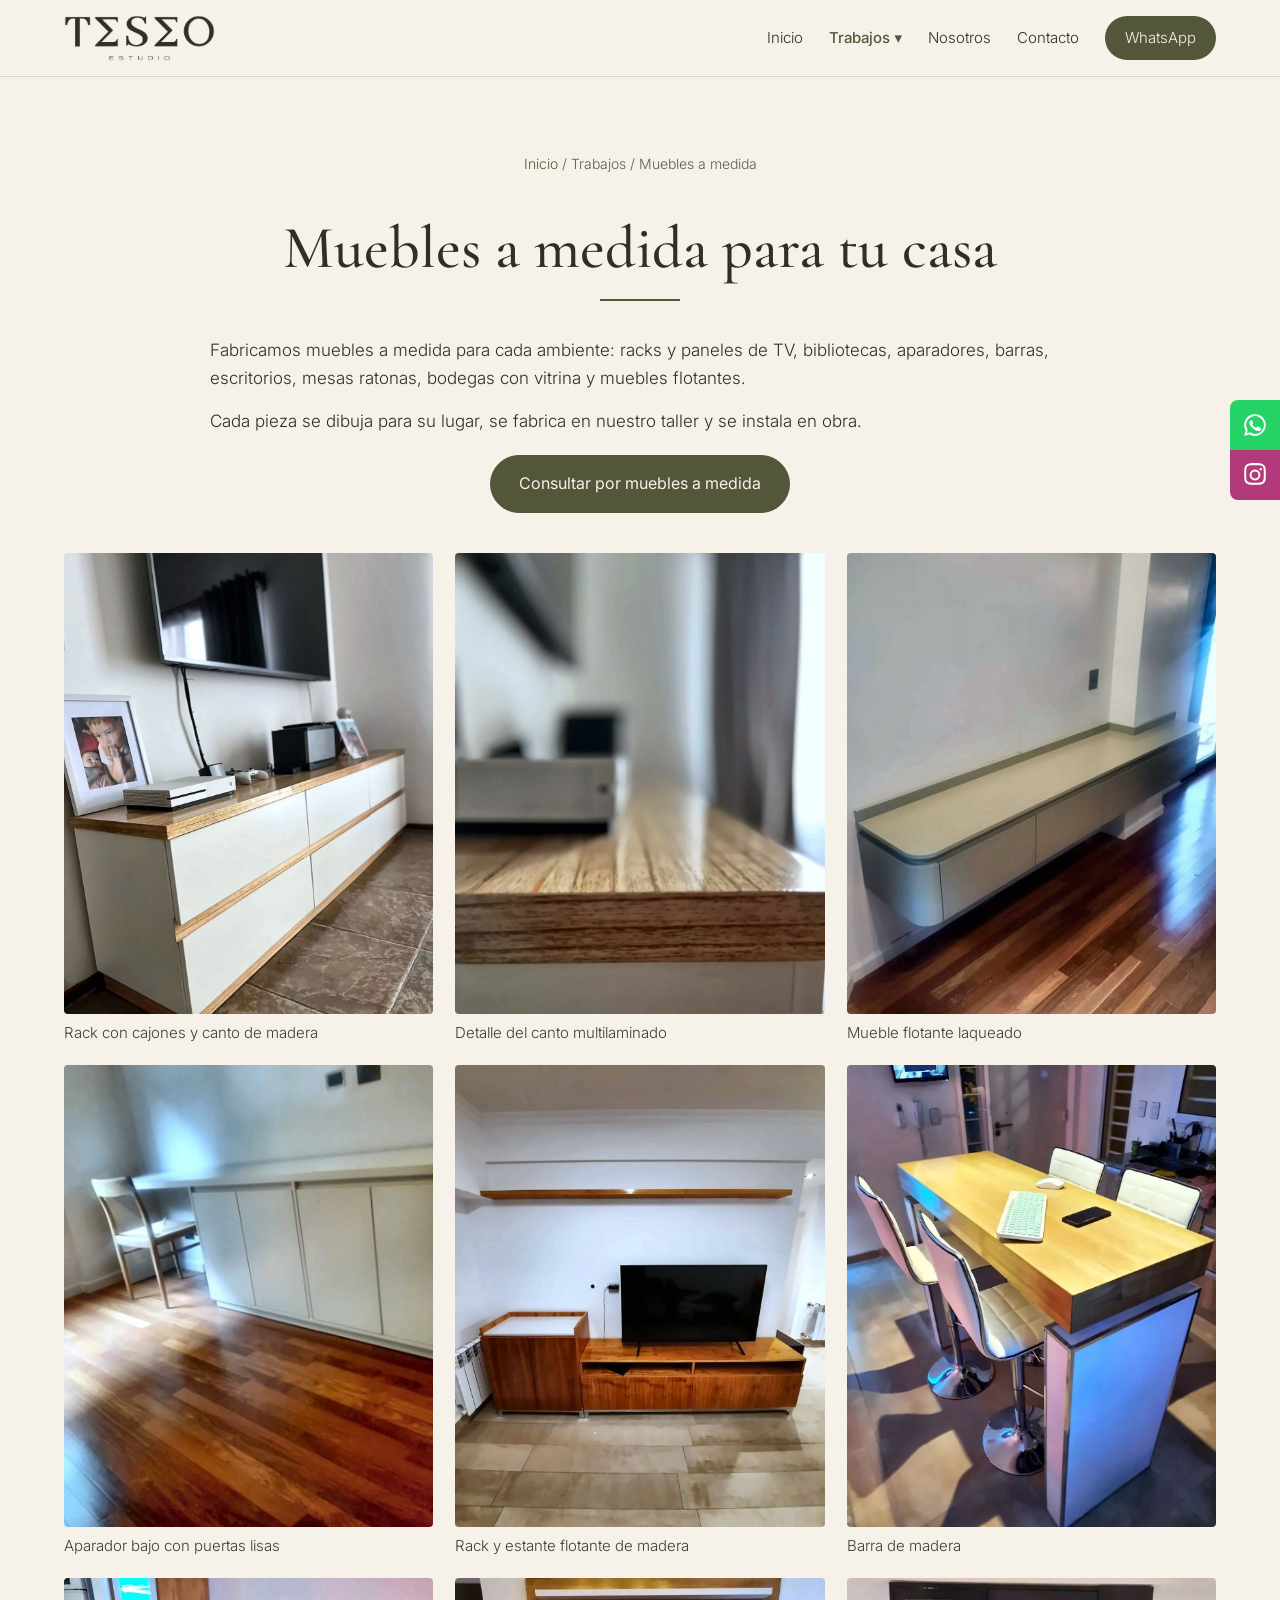
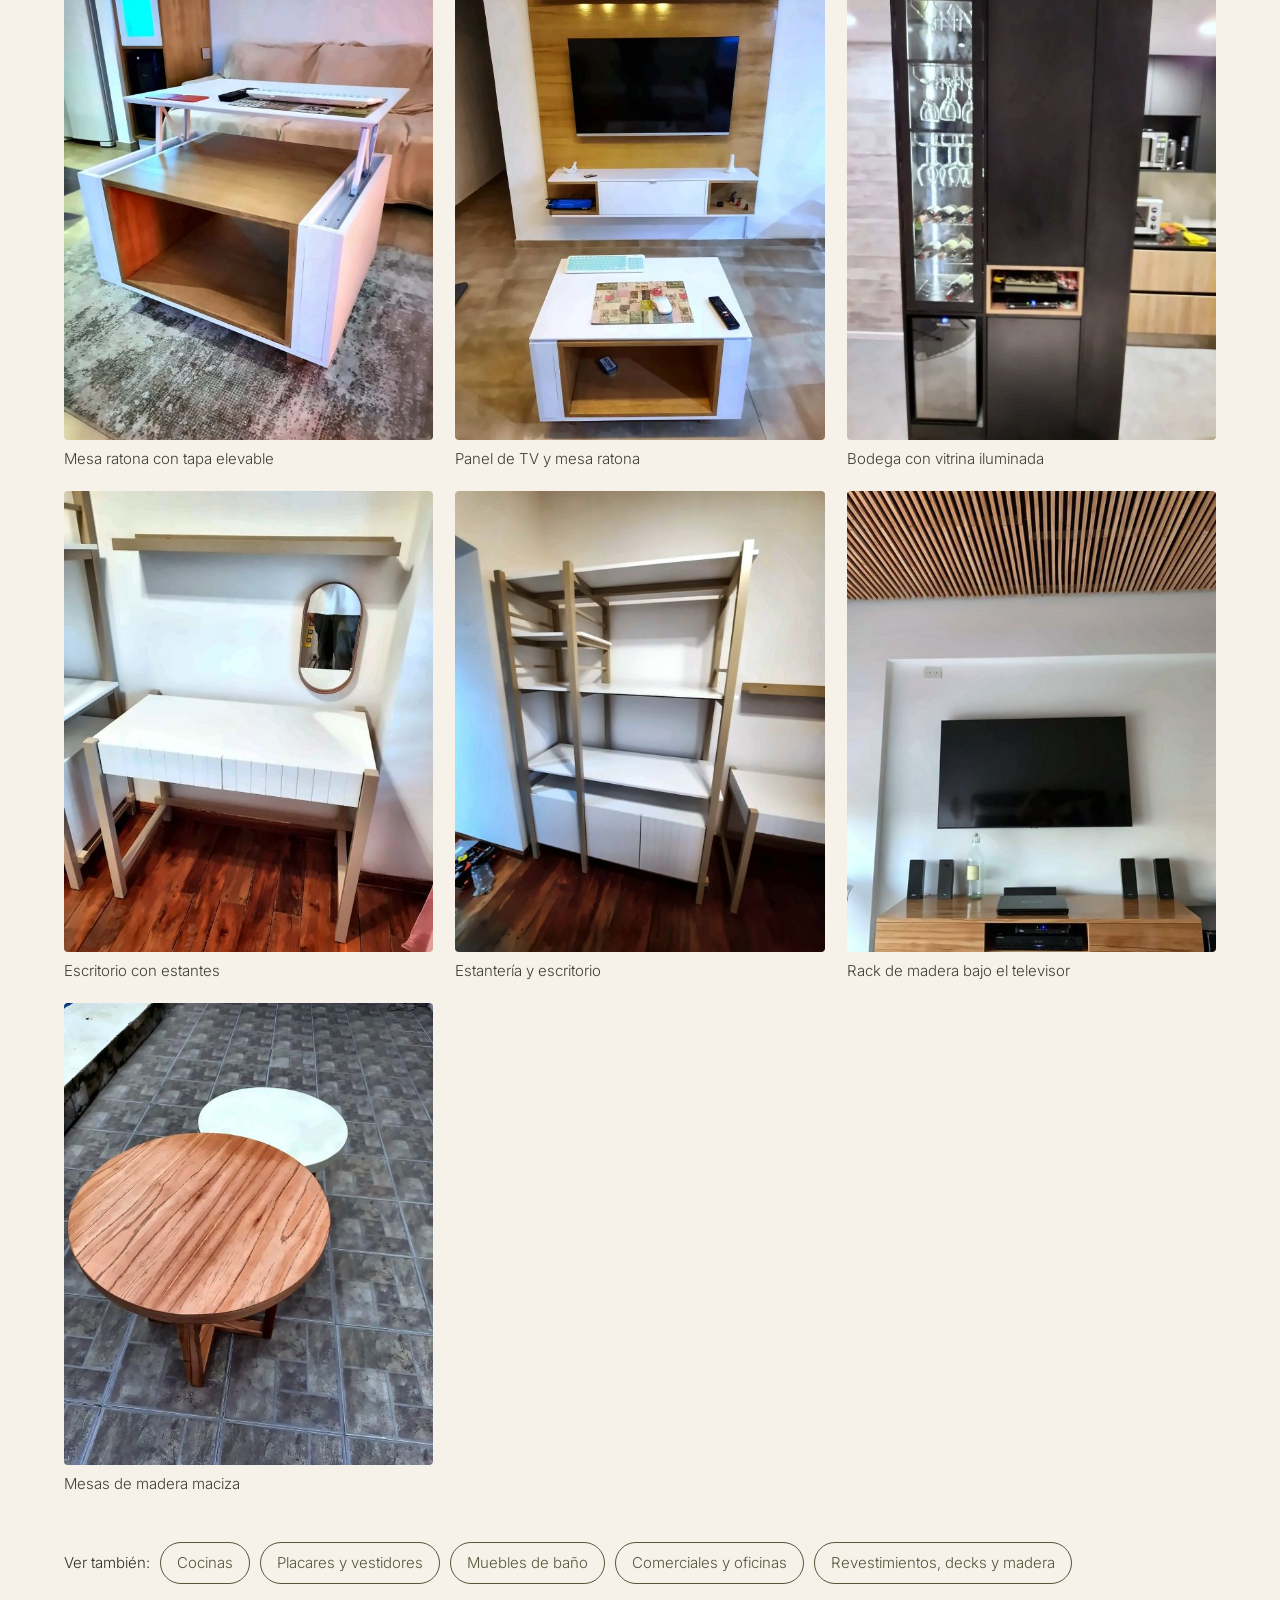
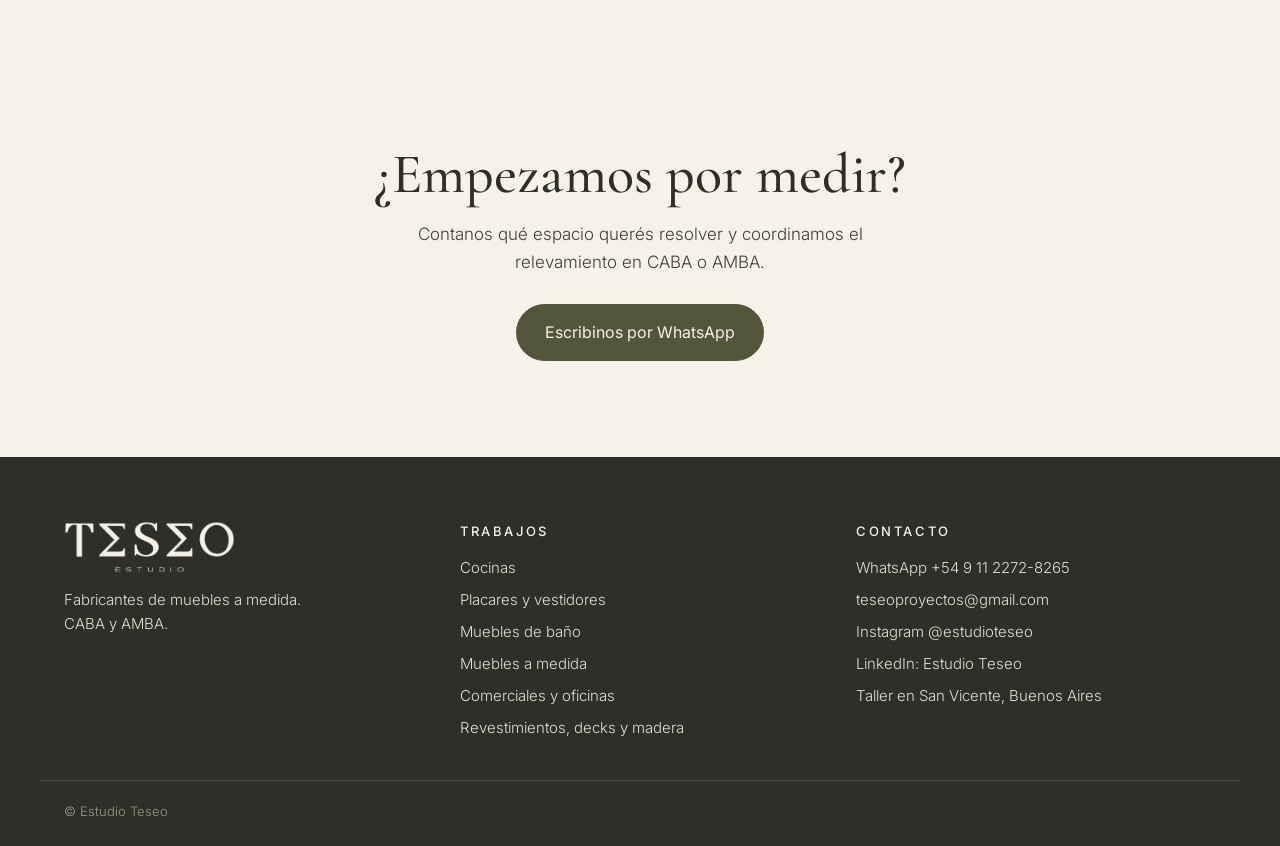
<file: muebles-a-medida.html>
<!doctype html>
<html lang="es"><head>
<meta charset="utf-8"><meta name="viewport" content="width=device-width, initial-scale=1">
<title>Muebles a medida para tu casa | Estudio Teseo</title>
<meta name="description" content="Muebles a medida para tu casa en CABA y AMBA. Racks, bibliotecas, aparadores, barras, escritorios, mesas y bodegas. Fabricación e instalación propias.">
<meta property="og:type" content="website"><meta property="og:title" content="Muebles a medida para tu casa | Estudio Teseo">
<meta property="og:description" content="Muebles a medida para tu casa en CABA y AMBA. Racks, bibliotecas, aparadores, barras, escritorios, mesas y bodegas. Fabricación e instalación propias."><meta property="og:image" content="https://estudioteseo.github.io/img/compartir.jpg"><meta property="og:locale" content="es_AR">
<link rel="icon" href="data:image/svg+xml,%3Csvg xmlns='http://www.w3.org/2000/svg' viewBox='0 0 64 64'%3E%3Crect width='64' height='64' rx='10' fill='%2354563A'/%3E%3Ctext x='32' y='45' font-size='40' text-anchor='middle' fill='%23F6F2EA' font-family='sans-serif'%3E%CE%A3%3C/text%3E%3C/svg%3E">
<link rel="preconnect" href="https://fonts.googleapis.com">
<link href="https://fonts.googleapis.com/css2?family=Cormorant+Garamond:ital,wght@0,500;0,600;1,500&family=Inter:wght@300;400;500&display=swap" rel="stylesheet">
<link rel="stylesheet" href="estilo.css">
</head><body><header class="top"><div class="wrap bar">
<a href="index.html" class="home" aria-label="Estudio Teseo, inicio"><img class="logo-img" src="img/logo-oscuro.png" alt="Teseo Estudio" width="822" height="250"></a>
<button class="burger" aria-label="Abrir menú" aria-expanded="false"><span></span><span></span><span></span></button>
<nav class="menu" aria-label="Principal">
<a href="index.html">Inicio</a>
<div class="drop"><button class="dropbtn on" aria-expanded="false">Trabajos <span aria-hidden="true">▾</span></button><div class="dropmenu"><a href="cocinas-a-medida.html">Cocinas</a><a href="placares-y-vestidores.html">Placares y vestidores</a><a href="muebles-de-bano.html">Muebles de baño</a><a href="muebles-a-medida.html" class=on>Muebles a medida</a><a href="muebles-comerciales-y-oficinas.html">Comerciales y oficinas</a><a href="revestimientos-decks-y-madera.html">Revestimientos, decks y madera</a></div></div>
<a href="nosotros.html">Nosotros</a>
<a href="contacto.html">Contacto</a>
<a class="btn small" href="https://wa.me/5491122728265?text=Hola%20Estudio%20Teseo%2C%20vengo%20de%20la%20web%20y%20quiero%20hacer%20una%20consulta." target="_blank" rel="noopener">WhatsApp</a>
</nav></div></header>
<main><section class="page"><div class="wrap">
<p class="crumbs"><a href="index.html">Inicio</a> / Trabajos / Muebles a medida</p>
<h1>Muebles a medida para tu casa</h1><div class="rule"></div>
<div class="texto"><p>Fabricamos muebles a medida para cada ambiente: racks y paneles de TV, bibliotecas, aparadores, barras, escritorios, mesas ratonas, bodegas con vitrina y muebles flotantes.</p><p>Cada pieza se dibuja para su lugar, se fabrica en nuestro taller y se instala en obra.</p></div>
<p><a class="btn" href="https://wa.me/5491122728265?text=Hola%20Estudio%20Teseo%2C%20vengo%20de%20la%20web%20y%20quiero%20consultar%20por%20muebles%20a%20medida." target="_blank" rel="noopener">Consultar por muebles a medida</a></p>
<div class="galeria"><figure class="obra"><a href="img/obras/medida-03.jpg"><img loading="lazy" src="img/obras-mini/medida-03.jpg" alt="Rack con cajones y canto de madera"></a><figcaption>Rack con cajones y canto de madera</figcaption></figure><figure class="obra"><a href="img/obras/medida-02.jpg"><img loading="lazy" src="img/obras-mini/medida-02.jpg" alt="Detalle del canto multilaminado"></a><figcaption>Detalle del canto multilaminado</figcaption></figure><figure class="obra"><a href="img/obras/medida-09.jpg"><img loading="lazy" src="img/obras-mini/medida-09.jpg" alt="Mueble flotante laqueado"></a><figcaption>Mueble flotante laqueado</figcaption></figure><figure class="obra"><a href="img/obras/medida-11.jpg"><img loading="lazy" src="img/obras-mini/medida-11.jpg" alt="Aparador bajo con puertas lisas"></a><figcaption>Aparador bajo con puertas lisas</figcaption></figure><figure class="obra"><a href="img/obras/medida-17.jpg"><img loading="lazy" src="img/obras-mini/medida-17.jpg" alt="Rack y estante flotante de madera"></a><figcaption>Rack y estante flotante de madera</figcaption></figure><figure class="obra"><a href="img/obras/medida-20.jpg"><img loading="lazy" src="img/obras-mini/medida-20.jpg" alt="Barra de madera"></a><figcaption>Barra de madera</figcaption></figure><figure class="obra"><a href="img/obras/medida-21.jpg"><img loading="lazy" src="img/obras-mini/medida-21.jpg" alt="Mesa ratona con tapa elevable"></a><figcaption>Mesa ratona con tapa elevable</figcaption></figure><figure class="obra"><a href="img/obras/medida-25.jpg"><img loading="lazy" src="img/obras-mini/medida-25.jpg" alt="Panel de TV y mesa ratona"></a><figcaption>Panel de TV y mesa ratona</figcaption></figure><figure class="obra"><a href="img/obras/medida-31.jpg"><img loading="lazy" src="img/obras-mini/medida-31.jpg" alt="Bodega con vitrina iluminada"></a><figcaption>Bodega con vitrina iluminada</figcaption></figure><figure class="obra"><a href="img/obras/medida-34.jpg"><img loading="lazy" src="img/obras-mini/medida-34.jpg" alt="Escritorio con estantes"></a><figcaption>Escritorio con estantes</figcaption></figure><figure class="obra"><a href="img/obras/medida-35.jpg"><img loading="lazy" src="img/obras-mini/medida-35.jpg" alt="Estantería y escritorio"></a><figcaption>Estantería y escritorio</figcaption></figure><figure class="obra"><a href="img/obras/medida-37.jpg"><img loading="lazy" src="img/obras-mini/medida-37.jpg" alt="Rack de madera bajo el televisor"></a><figcaption>Rack de madera bajo el televisor</figcaption></figure><figure class="obra"><a href="img/obras/medida-39.jpg"><img loading="lazy" src="img/obras-mini/medida-39.jpg" alt="Mesas de madera maciza"></a><figcaption>Mesas de madera maciza</figcaption></figure></div>
<nav class="otros" aria-label="Otros trabajos"><span>Ver también:</span><a href="cocinas-a-medida.html">Cocinas</a><a href="placares-y-vestidores.html">Placares y vestidores</a><a href="muebles-de-bano.html">Muebles de baño</a><a href="muebles-comerciales-y-oficinas.html">Comerciales y oficinas</a><a href="revestimientos-decks-y-madera.html">Revestimientos, decks y madera</a></nav>
</div></section>
<section class="cta"><div class="wrap center">
<h2>¿Empezamos por medir?</h2><p>Contanos qué espacio querés resolver y coordinamos el relevamiento en CABA o AMBA.</p>
<a class="btn" href="https://wa.me/5491122728265?text=Hola%20Estudio%20Teseo%2C%20vengo%20de%20la%20web%20y%20quiero%20consultar%20por%20muebles%20a%20medida." target="_blank" rel="noopener">Escribinos por WhatsApp</a></div></section>
</main><footer class="foot"><div class="wrap cols">
<div><img class="logo-img" src="img/logo-claro.png" alt="Teseo Estudio" width="822" height="250"><p>Fabricantes de muebles a medida.<br>CABA y AMBA.</p></div>
<div><h4>Trabajos</h4><ul><li><a href="cocinas-a-medida.html">Cocinas</a></li><li><a href="placares-y-vestidores.html">Placares y vestidores</a></li><li><a href="muebles-de-bano.html">Muebles de baño</a></li><li><a href="muebles-a-medida.html">Muebles a medida</a></li><li><a href="muebles-comerciales-y-oficinas.html">Comerciales y oficinas</a></li><li><a href="revestimientos-decks-y-madera.html">Revestimientos, decks y madera</a></li></ul></div>
<div><h4>Contacto</h4><ul>
<li><a href="https://wa.me/5491122728265?text=Hola%20Estudio%20Teseo%2C%20vengo%20de%20la%20web%20y%20quiero%20hacer%20una%20consulta." target="_blank" rel="noopener">WhatsApp +54 9 11 2272-8265</a></li>
<li><a href="mailto:teseoproyectos@gmail.com">teseoproyectos@gmail.com</a></li>
<li><a href="https://www.instagram.com/estudioteseo/" target="_blank" rel="noopener">Instagram @estudioteseo</a></li>
<li><a href="https://www.linkedin.com/company/estudioteseo/" target="_blank" rel="noopener">LinkedIn: Estudio Teseo</a></li>
<li>Taller en San Vicente, Buenos Aires</li></ul></div>
</div><div class="wrap copy">© Estudio Teseo</div></footer>
<div class="float" aria-label="Contacto rápido">
<a class="f-wa" href="https://wa.me/5491122728265?text=Hola%20Estudio%20Teseo%2C%20vengo%20de%20la%20web%20y%20quiero%20hacer%20una%20consulta." target="_blank" rel="noopener" aria-label="WhatsApp"><svg viewBox="0 0 24 24"><path fill="currentColor" d="M12 2a10 10 0 0 0-8.6 15.1L2 22l5-1.3A10 10 0 1 0 12 2zm0 18.2a8.2 8.2 0 0 1-4.2-1.2l-.3-.2-3 .8.8-2.9-.2-.3A8.2 8.2 0 1 1 12 20.2zm4.5-6.1c-.2-.1-1.5-.7-1.7-.8s-.4-.1-.6.1-.7.8-.8 1-.3.2-.5.1a6.7 6.7 0 0 1-3.3-2.9c-.3-.4.3-.4.7-1.4.1-.2 0-.3 0-.4l-.8-1.8c-.2-.5-.4-.4-.6-.4h-.5a1 1 0 0 0-.7.3 3 3 0 0 0-.9 2.2 5.2 5.2 0 0 0 1.1 2.8 11.9 11.9 0 0 0 4.6 4c1.7.7 2.4.8 3.2.7a2.8 2.8 0 0 0 1.8-1.3 2.3 2.3 0 0 0 .2-1.3c-.1-.1-.3-.2-.5-.3z"/></svg></a>
<a class="f-ig" href="https://www.instagram.com/estudioteseo/" target="_blank" rel="noopener" aria-label="Instagram"><svg viewBox="0 0 24 24"><path fill="currentColor" d="M12 7a5 5 0 1 0 0 10 5 5 0 0 0 0-10zm0 8.2a3.2 3.2 0 1 1 0-6.4 3.2 3.2 0 0 1 0 6.4zM17.3 5.5a1.2 1.2 0 1 0 0 2.4 1.2 1.2 0 0 0 0-2.4zM21.9 7.1a6.1 6.1 0 0 0-1.6-4.3A6.1 6.1 0 0 0 16 1.1C14.3 1 9.7 1 8 1.1a6.1 6.1 0 0 0-4.3 1.6A6.1 6.1 0 0 0 2.1 7C2 8.7 2 13.3 2.1 15a6.1 6.1 0 0 0 1.6 4.3A6.1 6.1 0 0 0 8 20.9c1.7.1 6.3.1 8 0a6.1 6.1 0 0 0 4.3-1.6 6.1 6.1 0 0 0 1.6-4.3c.1-1.7.1-6.3 0-8zm-2.2 9.8a3.3 3.3 0 0 1-1.8 1.8c-1.3.5-4.3.4-5.9.4s-4.6.1-5.9-.4a3.3 3.3 0 0 1-1.8-1.8c-.5-1.3-.4-4.3-.4-5.9s-.1-4.6.4-5.9a3.3 3.3 0 0 1 1.8-1.8C7.4 2.8 10.4 2.9 12 2.9s4.6-.1 5.9.4a3.3 3.3 0 0 1 1.8 1.8c.5 1.3.4 4.3.4 5.9s.1 4.6-.4 5.9z"/></svg></a>
</div>
<div id="visor" role="dialog" aria-modal="true" aria-label="Foto ampliada"><button id="vx" aria-label="Cerrar">×</button><button id="vp" aria-label="Anterior">‹</button><img alt=""><button id="vn" aria-label="Siguiente">›</button><p></p></div>
<script src="sitio.js"></script>
</body></html>
</file>
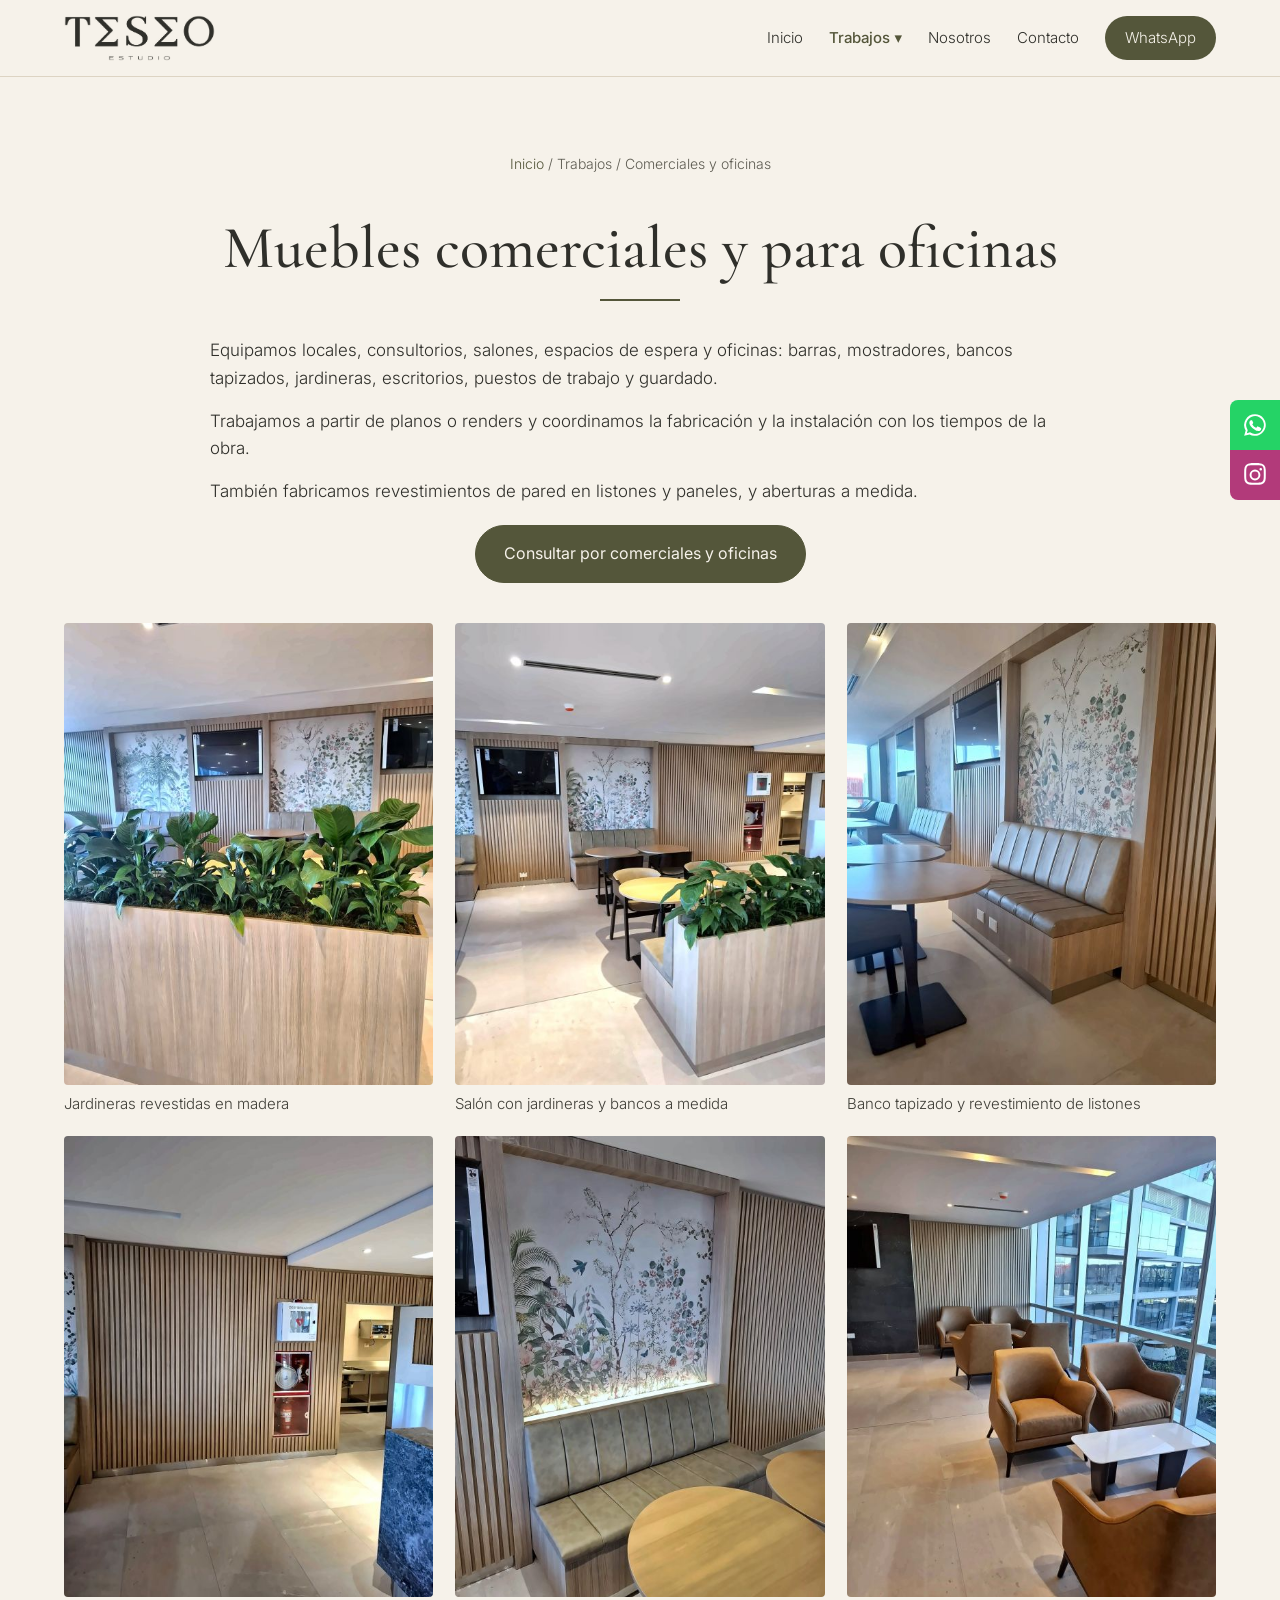
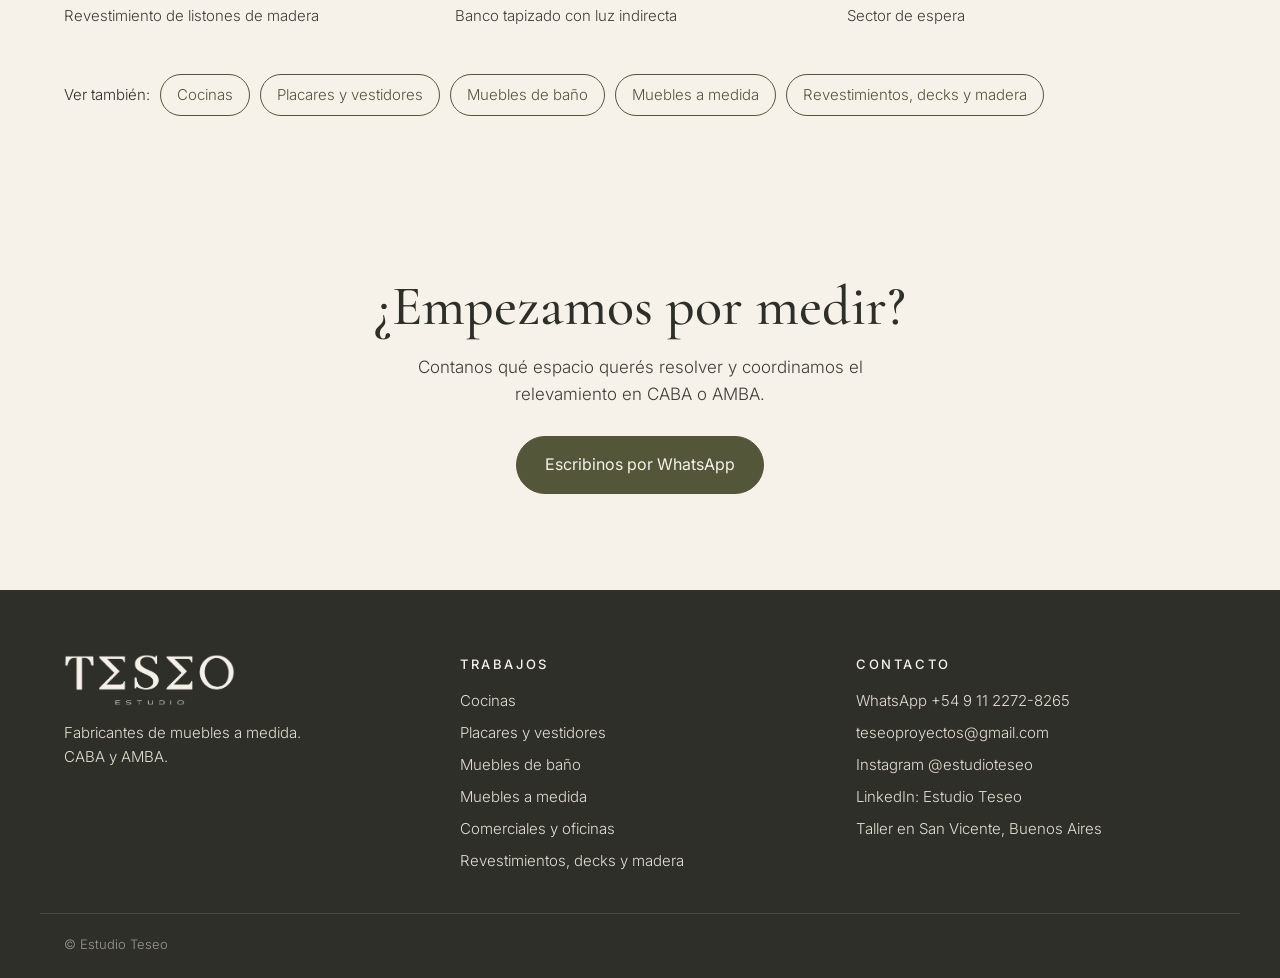
<file: muebles-comerciales-y-oficinas.html>
<!doctype html>
<html lang="es"><head>
<meta charset="utf-8"><meta name="viewport" content="width=device-width, initial-scale=1">
<title>Muebles comerciales y para oficinas | Estudio Teseo</title>
<meta name="description" content="Muebles comerciales y para oficinas en CABA y AMBA. Locales, consultorios, salones, oficinas y espacios de atención. Fabricación e instalación propias.">
<meta property="og:type" content="website"><meta property="og:title" content="Muebles comerciales y para oficinas | Estudio Teseo">
<meta property="og:description" content="Muebles comerciales y para oficinas en CABA y AMBA. Locales, consultorios, salones, oficinas y espacios de atención. Fabricación e instalación propias."><meta property="og:image" content="https://estudioteseo.github.io/img/compartir.jpg"><meta property="og:locale" content="es_AR">
<link rel="icon" href="data:image/svg+xml,%3Csvg xmlns='http://www.w3.org/2000/svg' viewBox='0 0 64 64'%3E%3Crect width='64' height='64' rx='10' fill='%2354563A'/%3E%3Ctext x='32' y='45' font-size='40' text-anchor='middle' fill='%23F6F2EA' font-family='sans-serif'%3E%CE%A3%3C/text%3E%3C/svg%3E">
<link rel="preconnect" href="https://fonts.googleapis.com">
<link href="https://fonts.googleapis.com/css2?family=Cormorant+Garamond:ital,wght@0,500;0,600;1,500&family=Inter:wght@300;400;500&display=swap" rel="stylesheet">
<link rel="stylesheet" href="estilo.css">
</head><body><header class="top"><div class="wrap bar">
<a href="index.html" class="home" aria-label="Estudio Teseo, inicio"><img class="logo-img" src="img/logo-oscuro.png" alt="Teseo Estudio" width="822" height="250"></a>
<button class="burger" aria-label="Abrir menú" aria-expanded="false"><span></span><span></span><span></span></button>
<nav class="menu" aria-label="Principal">
<a href="index.html">Inicio</a>
<div class="drop"><button class="dropbtn on" aria-expanded="false">Trabajos <span aria-hidden="true">▾</span></button><div class="dropmenu"><a href="cocinas-a-medida.html">Cocinas</a><a href="placares-y-vestidores.html">Placares y vestidores</a><a href="muebles-de-bano.html">Muebles de baño</a><a href="muebles-a-medida.html">Muebles a medida</a><a href="muebles-comerciales-y-oficinas.html" class=on>Comerciales y oficinas</a><a href="revestimientos-decks-y-madera.html">Revestimientos, decks y madera</a></div></div>
<a href="nosotros.html">Nosotros</a>
<a href="contacto.html">Contacto</a>
<a class="btn small" href="https://wa.me/5491122728265?text=Hola%20Estudio%20Teseo%2C%20vengo%20de%20la%20web%20y%20quiero%20hacer%20una%20consulta." target="_blank" rel="noopener">WhatsApp</a>
</nav></div></header>
<main><section class="page"><div class="wrap">
<p class="crumbs"><a href="index.html">Inicio</a> / Trabajos / Comerciales y oficinas</p>
<h1>Muebles comerciales y para oficinas</h1><div class="rule"></div>
<div class="texto"><p>Equipamos locales, consultorios, salones, espacios de espera y oficinas: barras, mostradores, bancos tapizados, jardineras, escritorios, puestos de trabajo y guardado.</p><p>Trabajamos a partir de planos o renders y coordinamos la fabricación y la instalación con los tiempos de la obra.</p><p>También fabricamos revestimientos de pared en listones y paneles, y aberturas a medida.</p></div>
<p><a class="btn" href="https://wa.me/5491122728265?text=Hola%20Estudio%20Teseo%2C%20vengo%20de%20la%20web%20y%20quiero%20consultar%20por%20comerciales%20y%20oficinas." target="_blank" rel="noopener">Consultar por comerciales y oficinas</a></p>
<div class="galeria"><figure class="obra"><a href="img/obras/comerciales-02.jpg"><img loading="lazy" src="img/obras-mini/comerciales-02.jpg" alt="Jardineras revestidas en madera"></a><figcaption>Jardineras revestidas en madera</figcaption></figure><figure class="obra"><a href="img/obras/comerciales-03.jpg"><img loading="lazy" src="img/obras-mini/comerciales-03.jpg" alt="Salón con jardineras y bancos a medida"></a><figcaption>Salón con jardineras y bancos a medida</figcaption></figure><figure class="obra"><a href="img/obras/comerciales-05.jpg"><img loading="lazy" src="img/obras-mini/comerciales-05.jpg" alt="Banco tapizado y revestimiento de listones"></a><figcaption>Banco tapizado y revestimiento de listones</figcaption></figure><figure class="obra"><a href="img/obras/comerciales-06.jpg"><img loading="lazy" src="img/obras-mini/comerciales-06.jpg" alt="Revestimiento de listones de madera"></a><figcaption>Revestimiento de listones de madera</figcaption></figure><figure class="obra"><a href="img/obras/comerciales-09.jpg"><img loading="lazy" src="img/obras-mini/comerciales-09.jpg" alt="Banco tapizado con luz indirecta"></a><figcaption>Banco tapizado con luz indirecta</figcaption></figure><figure class="obra"><a href="img/obras/comerciales-07.jpg"><img loading="lazy" src="img/obras-mini/comerciales-07.jpg" alt="Sector de espera"></a><figcaption>Sector de espera</figcaption></figure></div>
<nav class="otros" aria-label="Otros trabajos"><span>Ver también:</span><a href="cocinas-a-medida.html">Cocinas</a><a href="placares-y-vestidores.html">Placares y vestidores</a><a href="muebles-de-bano.html">Muebles de baño</a><a href="muebles-a-medida.html">Muebles a medida</a><a href="revestimientos-decks-y-madera.html">Revestimientos, decks y madera</a></nav>
</div></section>
<section class="cta"><div class="wrap center">
<h2>¿Empezamos por medir?</h2><p>Contanos qué espacio querés resolver y coordinamos el relevamiento en CABA o AMBA.</p>
<a class="btn" href="https://wa.me/5491122728265?text=Hola%20Estudio%20Teseo%2C%20vengo%20de%20la%20web%20y%20quiero%20consultar%20por%20comerciales%20y%20oficinas." target="_blank" rel="noopener">Escribinos por WhatsApp</a></div></section>
</main><footer class="foot"><div class="wrap cols">
<div><img class="logo-img" src="img/logo-claro.png" alt="Teseo Estudio" width="822" height="250"><p>Fabricantes de muebles a medida.<br>CABA y AMBA.</p></div>
<div><h4>Trabajos</h4><ul><li><a href="cocinas-a-medida.html">Cocinas</a></li><li><a href="placares-y-vestidores.html">Placares y vestidores</a></li><li><a href="muebles-de-bano.html">Muebles de baño</a></li><li><a href="muebles-a-medida.html">Muebles a medida</a></li><li><a href="muebles-comerciales-y-oficinas.html">Comerciales y oficinas</a></li><li><a href="revestimientos-decks-y-madera.html">Revestimientos, decks y madera</a></li></ul></div>
<div><h4>Contacto</h4><ul>
<li><a href="https://wa.me/5491122728265?text=Hola%20Estudio%20Teseo%2C%20vengo%20de%20la%20web%20y%20quiero%20hacer%20una%20consulta." target="_blank" rel="noopener">WhatsApp +54 9 11 2272-8265</a></li>
<li><a href="mailto:teseoproyectos@gmail.com">teseoproyectos@gmail.com</a></li>
<li><a href="https://www.instagram.com/estudioteseo/" target="_blank" rel="noopener">Instagram @estudioteseo</a></li>
<li><a href="https://www.linkedin.com/company/estudioteseo/" target="_blank" rel="noopener">LinkedIn: Estudio Teseo</a></li>
<li>Taller en San Vicente, Buenos Aires</li></ul></div>
</div><div class="wrap copy">© Estudio Teseo</div></footer>
<div class="float" aria-label="Contacto rápido">
<a class="f-wa" href="https://wa.me/5491122728265?text=Hola%20Estudio%20Teseo%2C%20vengo%20de%20la%20web%20y%20quiero%20hacer%20una%20consulta." target="_blank" rel="noopener" aria-label="WhatsApp"><svg viewBox="0 0 24 24"><path fill="currentColor" d="M12 2a10 10 0 0 0-8.6 15.1L2 22l5-1.3A10 10 0 1 0 12 2zm0 18.2a8.2 8.2 0 0 1-4.2-1.2l-.3-.2-3 .8.8-2.9-.2-.3A8.2 8.2 0 1 1 12 20.2zm4.5-6.1c-.2-.1-1.5-.7-1.7-.8s-.4-.1-.6.1-.7.8-.8 1-.3.2-.5.1a6.7 6.7 0 0 1-3.3-2.9c-.3-.4.3-.4.7-1.4.1-.2 0-.3 0-.4l-.8-1.8c-.2-.5-.4-.4-.6-.4h-.5a1 1 0 0 0-.7.3 3 3 0 0 0-.9 2.2 5.2 5.2 0 0 0 1.1 2.8 11.9 11.9 0 0 0 4.6 4c1.7.7 2.4.8 3.2.7a2.8 2.8 0 0 0 1.8-1.3 2.3 2.3 0 0 0 .2-1.3c-.1-.1-.3-.2-.5-.3z"/></svg></a>
<a class="f-ig" href="https://www.instagram.com/estudioteseo/" target="_blank" rel="noopener" aria-label="Instagram"><svg viewBox="0 0 24 24"><path fill="currentColor" d="M12 7a5 5 0 1 0 0 10 5 5 0 0 0 0-10zm0 8.2a3.2 3.2 0 1 1 0-6.4 3.2 3.2 0 0 1 0 6.4zM17.3 5.5a1.2 1.2 0 1 0 0 2.4 1.2 1.2 0 0 0 0-2.4zM21.9 7.1a6.1 6.1 0 0 0-1.6-4.3A6.1 6.1 0 0 0 16 1.1C14.3 1 9.7 1 8 1.1a6.1 6.1 0 0 0-4.3 1.6A6.1 6.1 0 0 0 2.1 7C2 8.7 2 13.3 2.1 15a6.1 6.1 0 0 0 1.6 4.3A6.1 6.1 0 0 0 8 20.9c1.7.1 6.3.1 8 0a6.1 6.1 0 0 0 4.3-1.6 6.1 6.1 0 0 0 1.6-4.3c.1-1.7.1-6.3 0-8zm-2.2 9.8a3.3 3.3 0 0 1-1.8 1.8c-1.3.5-4.3.4-5.9.4s-4.6.1-5.9-.4a3.3 3.3 0 0 1-1.8-1.8c-.5-1.3-.4-4.3-.4-5.9s-.1-4.6.4-5.9a3.3 3.3 0 0 1 1.8-1.8C7.4 2.8 10.4 2.9 12 2.9s4.6-.1 5.9.4a3.3 3.3 0 0 1 1.8 1.8c.5 1.3.4 4.3.4 5.9s.1 4.6-.4 5.9z"/></svg></a>
</div>
<div id="visor" role="dialog" aria-modal="true" aria-label="Foto ampliada"><button id="vx" aria-label="Cerrar">×</button><button id="vp" aria-label="Anterior">‹</button><img alt=""><button id="vn" aria-label="Siguiente">›</button><p></p></div>
<script src="sitio.js"></script>
</body></html>
</file>
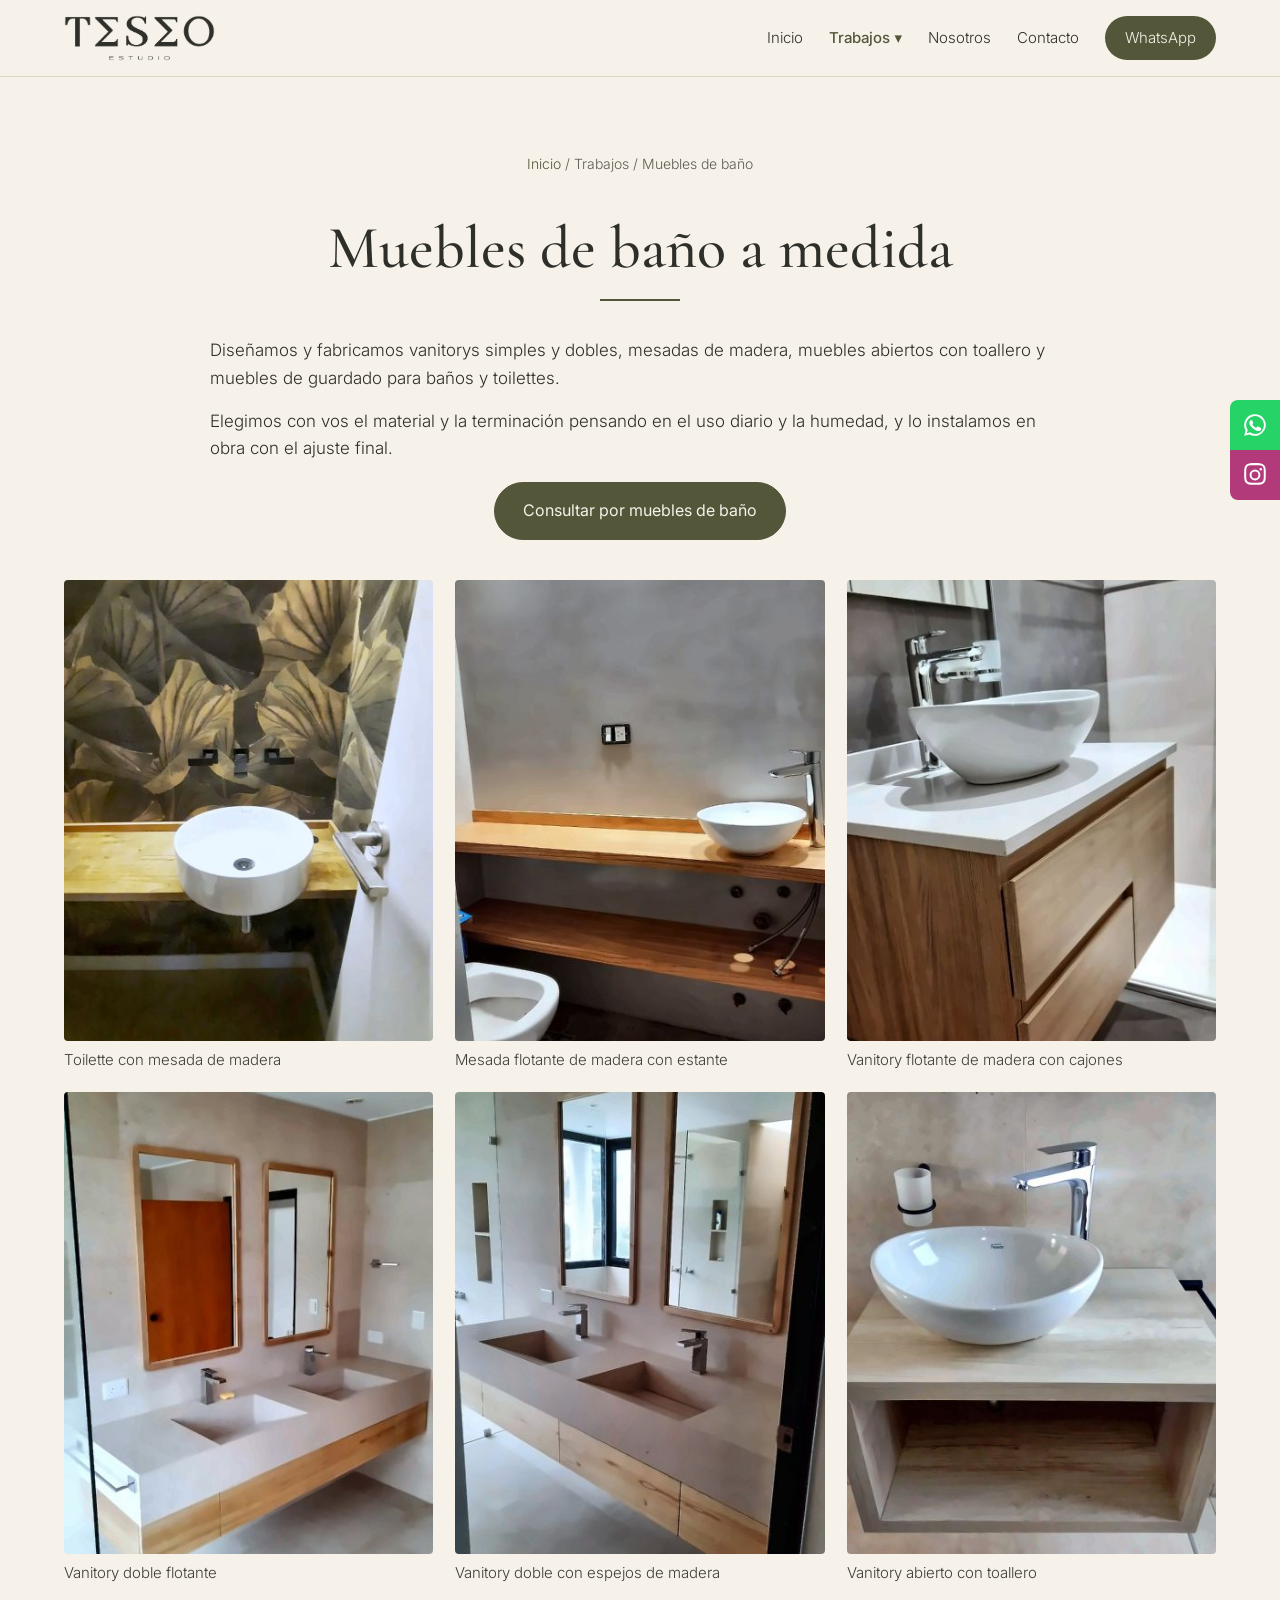
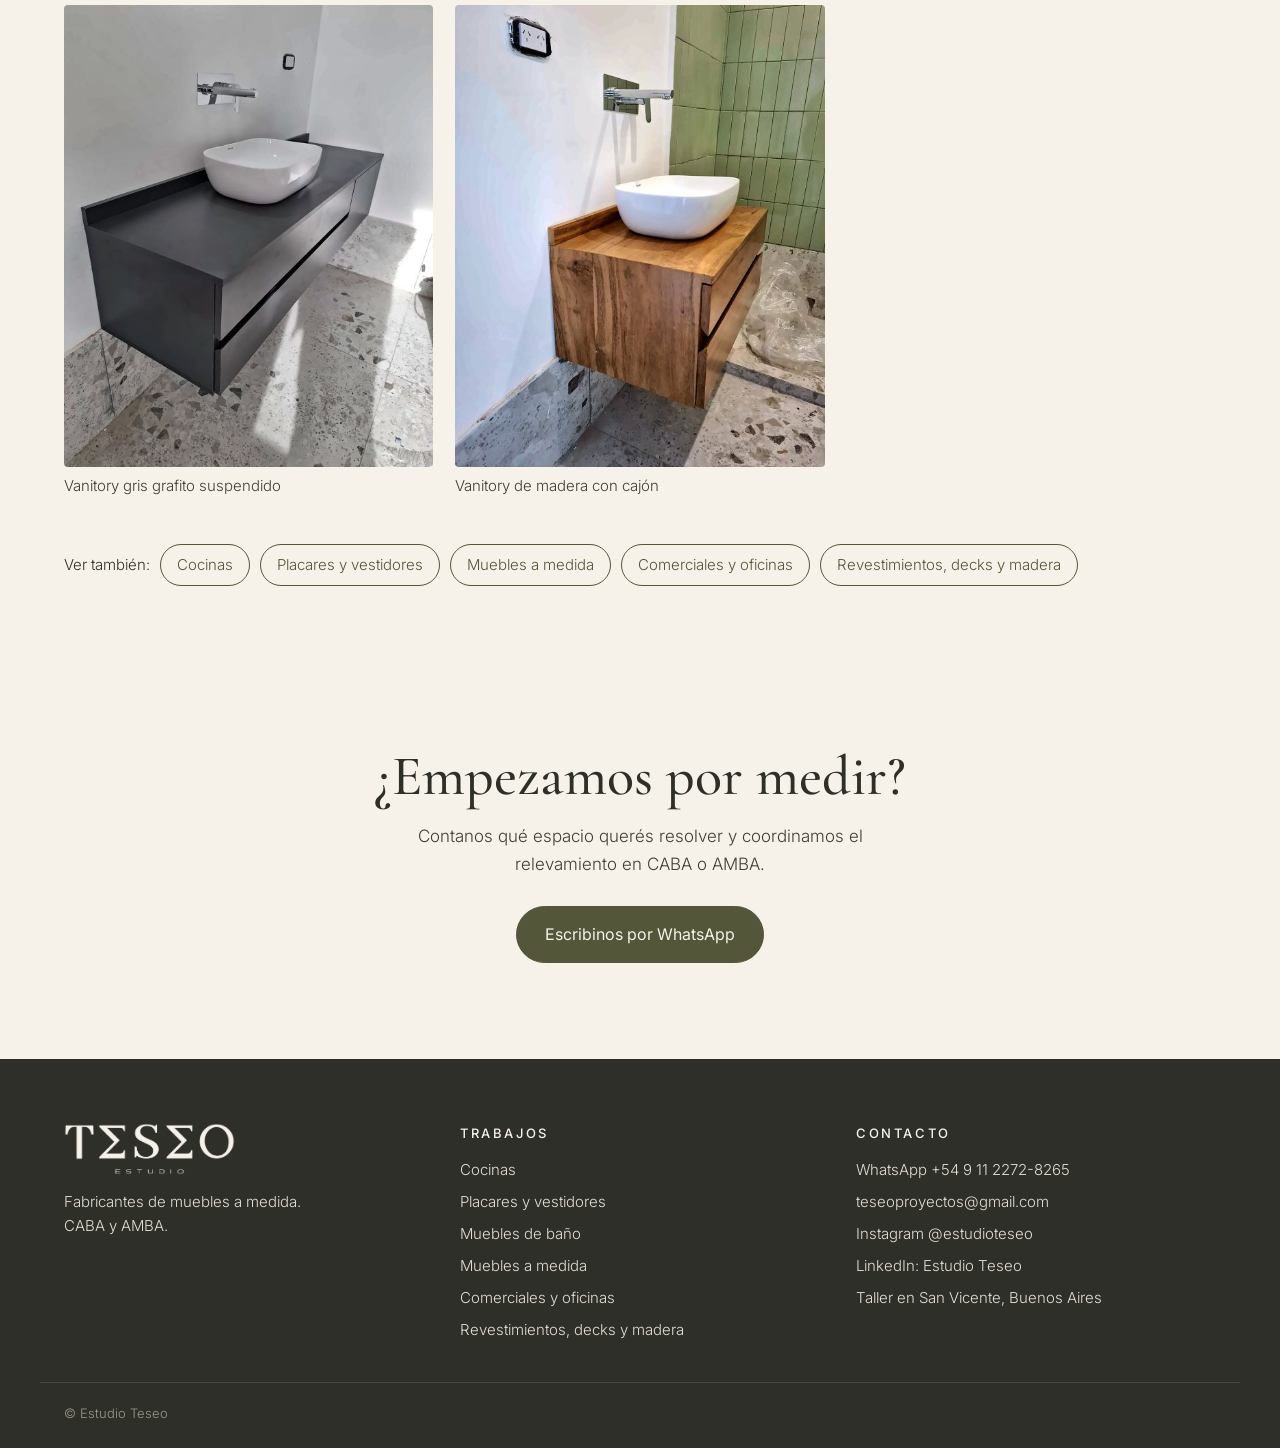
<file: muebles-de-bano.html>
<!doctype html>
<html lang="es"><head>
<meta charset="utf-8"><meta name="viewport" content="width=device-width, initial-scale=1">
<title>Muebles de baño a medida | Estudio Teseo</title>
<meta name="description" content="Muebles de baño a medida en CABA y AMBA. Vanitorys flotantes, mesadas de madera y muebles preparados para la humedad. Fabricación e instalación propias.">
<meta property="og:type" content="website"><meta property="og:title" content="Muebles de baño a medida | Estudio Teseo">
<meta property="og:description" content="Muebles de baño a medida en CABA y AMBA. Vanitorys flotantes, mesadas de madera y muebles preparados para la humedad. Fabricación e instalación propias."><meta property="og:image" content="https://estudioteseo.github.io/img/compartir.jpg"><meta property="og:locale" content="es_AR">
<link rel="icon" href="data:image/svg+xml,%3Csvg xmlns='http://www.w3.org/2000/svg' viewBox='0 0 64 64'%3E%3Crect width='64' height='64' rx='10' fill='%2354563A'/%3E%3Ctext x='32' y='45' font-size='40' text-anchor='middle' fill='%23F6F2EA' font-family='sans-serif'%3E%CE%A3%3C/text%3E%3C/svg%3E">
<link rel="preconnect" href="https://fonts.googleapis.com">
<link href="https://fonts.googleapis.com/css2?family=Cormorant+Garamond:ital,wght@0,500;0,600;1,500&family=Inter:wght@300;400;500&display=swap" rel="stylesheet">
<link rel="stylesheet" href="estilo.css">
</head><body><header class="top"><div class="wrap bar">
<a href="index.html" class="home" aria-label="Estudio Teseo, inicio"><img class="logo-img" src="img/logo-oscuro.png" alt="Teseo Estudio" width="822" height="250"></a>
<button class="burger" aria-label="Abrir menú" aria-expanded="false"><span></span><span></span><span></span></button>
<nav class="menu" aria-label="Principal">
<a href="index.html">Inicio</a>
<div class="drop"><button class="dropbtn on" aria-expanded="false">Trabajos <span aria-hidden="true">▾</span></button><div class="dropmenu"><a href="cocinas-a-medida.html">Cocinas</a><a href="placares-y-vestidores.html">Placares y vestidores</a><a href="muebles-de-bano.html" class=on>Muebles de baño</a><a href="muebles-a-medida.html">Muebles a medida</a><a href="muebles-comerciales-y-oficinas.html">Comerciales y oficinas</a><a href="revestimientos-decks-y-madera.html">Revestimientos, decks y madera</a></div></div>
<a href="nosotros.html">Nosotros</a>
<a href="contacto.html">Contacto</a>
<a class="btn small" href="https://wa.me/5491122728265?text=Hola%20Estudio%20Teseo%2C%20vengo%20de%20la%20web%20y%20quiero%20hacer%20una%20consulta." target="_blank" rel="noopener">WhatsApp</a>
</nav></div></header>
<main><section class="page"><div class="wrap">
<p class="crumbs"><a href="index.html">Inicio</a> / Trabajos / Muebles de baño</p>
<h1>Muebles de baño a medida</h1><div class="rule"></div>
<div class="texto"><p>Diseñamos y fabricamos vanitorys simples y dobles, mesadas de madera, muebles abiertos con toallero y muebles de guardado para baños y toilettes.</p><p>Elegimos con vos el material y la terminación pensando en el uso diario y la humedad, y lo instalamos en obra con el ajuste final.</p></div>
<p><a class="btn" href="https://wa.me/5491122728265?text=Hola%20Estudio%20Teseo%2C%20vengo%20de%20la%20web%20y%20quiero%20consultar%20por%20muebles%20de%20ba%C3%B1o." target="_blank" rel="noopener">Consultar por muebles de baño</a></p>
<div class="galeria"><figure class="obra"><a href="img/obras/banos-02.jpg"><img loading="lazy" src="img/obras-mini/banos-02.jpg" alt="Toilette con mesada de madera"></a><figcaption>Toilette con mesada de madera</figcaption></figure><figure class="obra"><a href="img/obras/banos-04.jpg"><img loading="lazy" src="img/obras-mini/banos-04.jpg" alt="Mesada flotante de madera con estante"></a><figcaption>Mesada flotante de madera con estante</figcaption></figure><figure class="obra"><a href="img/obras/banos-06.jpg"><img loading="lazy" src="img/obras-mini/banos-06.jpg" alt="Vanitory flotante de madera con cajones"></a><figcaption>Vanitory flotante de madera con cajones</figcaption></figure><figure class="obra"><a href="img/obras/banos-10.jpg"><img loading="lazy" src="img/obras-mini/banos-10.jpg" alt="Vanitory doble flotante"></a><figcaption>Vanitory doble flotante</figcaption></figure><figure class="obra"><a href="img/obras/banos-11.jpg"><img loading="lazy" src="img/obras-mini/banos-11.jpg" alt="Vanitory doble con espejos de madera"></a><figcaption>Vanitory doble con espejos de madera</figcaption></figure><figure class="obra"><a href="img/obras/banos-14.jpg"><img loading="lazy" src="img/obras-mini/banos-14.jpg" alt="Vanitory abierto con toallero"></a><figcaption>Vanitory abierto con toallero</figcaption></figure><figure class="obra"><a href="img/obras/banos-20.jpg"><img loading="lazy" src="img/obras-mini/banos-20.jpg" alt="Vanitory gris grafito suspendido"></a><figcaption>Vanitory gris grafito suspendido</figcaption></figure><figure class="obra"><a href="img/obras/banos-23.jpg"><img loading="lazy" src="img/obras-mini/banos-23.jpg" alt="Vanitory de madera con cajón"></a><figcaption>Vanitory de madera con cajón</figcaption></figure></div>
<nav class="otros" aria-label="Otros trabajos"><span>Ver también:</span><a href="cocinas-a-medida.html">Cocinas</a><a href="placares-y-vestidores.html">Placares y vestidores</a><a href="muebles-a-medida.html">Muebles a medida</a><a href="muebles-comerciales-y-oficinas.html">Comerciales y oficinas</a><a href="revestimientos-decks-y-madera.html">Revestimientos, decks y madera</a></nav>
</div></section>
<section class="cta"><div class="wrap center">
<h2>¿Empezamos por medir?</h2><p>Contanos qué espacio querés resolver y coordinamos el relevamiento en CABA o AMBA.</p>
<a class="btn" href="https://wa.me/5491122728265?text=Hola%20Estudio%20Teseo%2C%20vengo%20de%20la%20web%20y%20quiero%20consultar%20por%20muebles%20de%20ba%C3%B1o." target="_blank" rel="noopener">Escribinos por WhatsApp</a></div></section>
</main><footer class="foot"><div class="wrap cols">
<div><img class="logo-img" src="img/logo-claro.png" alt="Teseo Estudio" width="822" height="250"><p>Fabricantes de muebles a medida.<br>CABA y AMBA.</p></div>
<div><h4>Trabajos</h4><ul><li><a href="cocinas-a-medida.html">Cocinas</a></li><li><a href="placares-y-vestidores.html">Placares y vestidores</a></li><li><a href="muebles-de-bano.html">Muebles de baño</a></li><li><a href="muebles-a-medida.html">Muebles a medida</a></li><li><a href="muebles-comerciales-y-oficinas.html">Comerciales y oficinas</a></li><li><a href="revestimientos-decks-y-madera.html">Revestimientos, decks y madera</a></li></ul></div>
<div><h4>Contacto</h4><ul>
<li><a href="https://wa.me/5491122728265?text=Hola%20Estudio%20Teseo%2C%20vengo%20de%20la%20web%20y%20quiero%20hacer%20una%20consulta." target="_blank" rel="noopener">WhatsApp +54 9 11 2272-8265</a></li>
<li><a href="mailto:teseoproyectos@gmail.com">teseoproyectos@gmail.com</a></li>
<li><a href="https://www.instagram.com/estudioteseo/" target="_blank" rel="noopener">Instagram @estudioteseo</a></li>
<li><a href="https://www.linkedin.com/company/estudioteseo/" target="_blank" rel="noopener">LinkedIn: Estudio Teseo</a></li>
<li>Taller en San Vicente, Buenos Aires</li></ul></div>
</div><div class="wrap copy">© Estudio Teseo</div></footer>
<div class="float" aria-label="Contacto rápido">
<a class="f-wa" href="https://wa.me/5491122728265?text=Hola%20Estudio%20Teseo%2C%20vengo%20de%20la%20web%20y%20quiero%20hacer%20una%20consulta." target="_blank" rel="noopener" aria-label="WhatsApp"><svg viewBox="0 0 24 24"><path fill="currentColor" d="M12 2a10 10 0 0 0-8.6 15.1L2 22l5-1.3A10 10 0 1 0 12 2zm0 18.2a8.2 8.2 0 0 1-4.2-1.2l-.3-.2-3 .8.8-2.9-.2-.3A8.2 8.2 0 1 1 12 20.2zm4.5-6.1c-.2-.1-1.5-.7-1.7-.8s-.4-.1-.6.1-.7.8-.8 1-.3.2-.5.1a6.7 6.7 0 0 1-3.3-2.9c-.3-.4.3-.4.7-1.4.1-.2 0-.3 0-.4l-.8-1.8c-.2-.5-.4-.4-.6-.4h-.5a1 1 0 0 0-.7.3 3 3 0 0 0-.9 2.2 5.2 5.2 0 0 0 1.1 2.8 11.9 11.9 0 0 0 4.6 4c1.7.7 2.4.8 3.2.7a2.8 2.8 0 0 0 1.8-1.3 2.3 2.3 0 0 0 .2-1.3c-.1-.1-.3-.2-.5-.3z"/></svg></a>
<a class="f-ig" href="https://www.instagram.com/estudioteseo/" target="_blank" rel="noopener" aria-label="Instagram"><svg viewBox="0 0 24 24"><path fill="currentColor" d="M12 7a5 5 0 1 0 0 10 5 5 0 0 0 0-10zm0 8.2a3.2 3.2 0 1 1 0-6.4 3.2 3.2 0 0 1 0 6.4zM17.3 5.5a1.2 1.2 0 1 0 0 2.4 1.2 1.2 0 0 0 0-2.4zM21.9 7.1a6.1 6.1 0 0 0-1.6-4.3A6.1 6.1 0 0 0 16 1.1C14.3 1 9.7 1 8 1.1a6.1 6.1 0 0 0-4.3 1.6A6.1 6.1 0 0 0 2.1 7C2 8.7 2 13.3 2.1 15a6.1 6.1 0 0 0 1.6 4.3A6.1 6.1 0 0 0 8 20.9c1.7.1 6.3.1 8 0a6.1 6.1 0 0 0 4.3-1.6 6.1 6.1 0 0 0 1.6-4.3c.1-1.7.1-6.3 0-8zm-2.2 9.8a3.3 3.3 0 0 1-1.8 1.8c-1.3.5-4.3.4-5.9.4s-4.6.1-5.9-.4a3.3 3.3 0 0 1-1.8-1.8c-.5-1.3-.4-4.3-.4-5.9s-.1-4.6.4-5.9a3.3 3.3 0 0 1 1.8-1.8C7.4 2.8 10.4 2.9 12 2.9s4.6-.1 5.9.4a3.3 3.3 0 0 1 1.8 1.8c.5 1.3.4 4.3.4 5.9s.1 4.6-.4 5.9z"/></svg></a>
</div>
<div id="visor" role="dialog" aria-modal="true" aria-label="Foto ampliada"><button id="vx" aria-label="Cerrar">×</button><button id="vp" aria-label="Anterior">‹</button><img alt=""><button id="vn" aria-label="Siguiente">›</button><p></p></div>
<script src="sitio.js"></script>
</body></html>
</file>
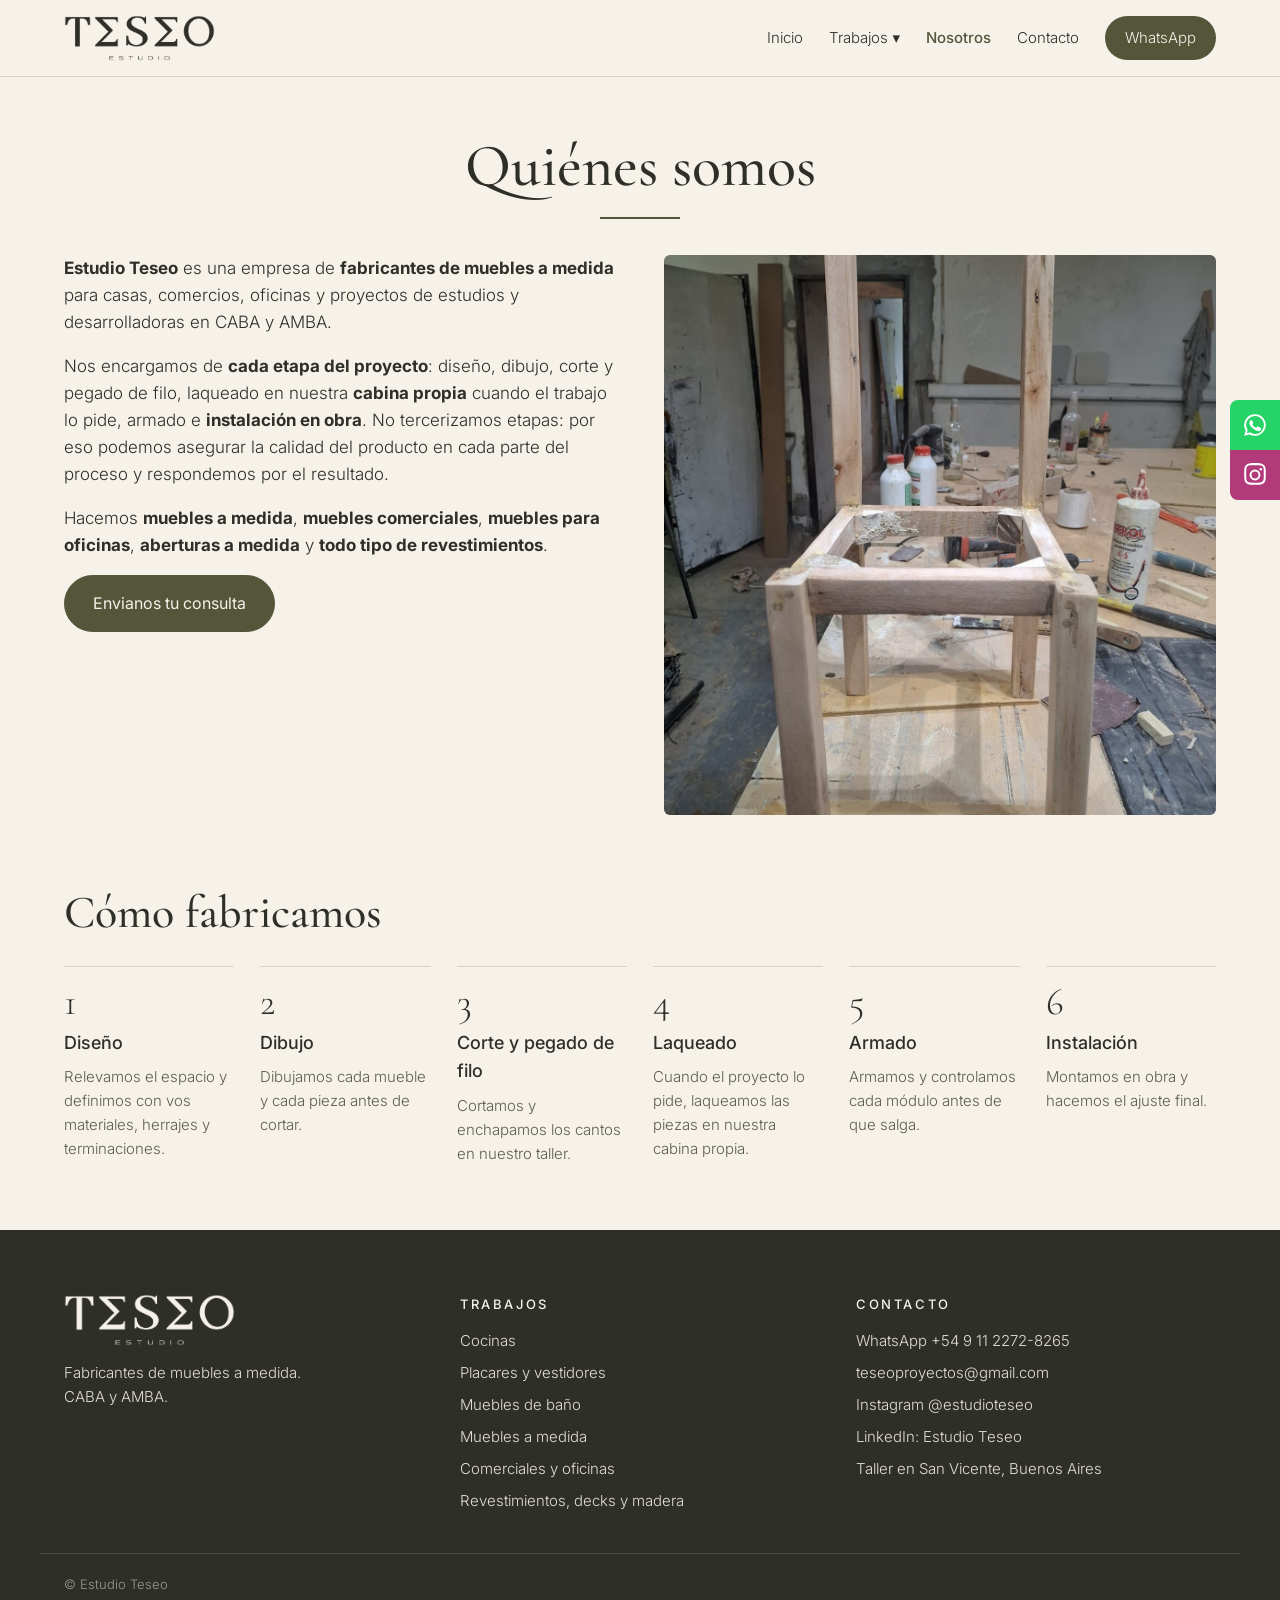
<file: nosotros.html>
<!doctype html>
<html lang="es"><head>
<meta charset="utf-8"><meta name="viewport" content="width=device-width, initial-scale=1">
<title>Nosotros | Estudio Teseo</title>
<meta name="description" content="Somos fabricantes de muebles a medida en CABA y AMBA. Diseño, dibujo, corte, laqueado, armado e instalación propios.">
<meta property="og:type" content="website"><meta property="og:title" content="Nosotros | Estudio Teseo">
<meta property="og:description" content="Somos fabricantes de muebles a medida en CABA y AMBA. Diseño, dibujo, corte, laqueado, armado e instalación propios."><meta property="og:image" content="https://estudioteseo.github.io/img/compartir.jpg"><meta property="og:locale" content="es_AR">
<link rel="icon" href="data:image/svg+xml,%3Csvg xmlns='http://www.w3.org/2000/svg' viewBox='0 0 64 64'%3E%3Crect width='64' height='64' rx='10' fill='%2354563A'/%3E%3Ctext x='32' y='45' font-size='40' text-anchor='middle' fill='%23F6F2EA' font-family='sans-serif'%3E%CE%A3%3C/text%3E%3C/svg%3E">
<link rel="preconnect" href="https://fonts.googleapis.com">
<link href="https://fonts.googleapis.com/css2?family=Cormorant+Garamond:ital,wght@0,500;0,600;1,500&family=Inter:wght@300;400;500&display=swap" rel="stylesheet">
<link rel="stylesheet" href="estilo.css">
</head><body><header class="top"><div class="wrap bar">
<a href="index.html" class="home" aria-label="Estudio Teseo, inicio"><img class="logo-img" src="img/logo-oscuro.png" alt="Teseo Estudio" width="822" height="250"></a>
<button class="burger" aria-label="Abrir menú" aria-expanded="false"><span></span><span></span><span></span></button>
<nav class="menu" aria-label="Principal">
<a href="index.html">Inicio</a>
<div class="drop"><button class="dropbtn" aria-expanded="false">Trabajos <span aria-hidden="true">▾</span></button><div class="dropmenu"><a href="cocinas-a-medida.html">Cocinas</a><a href="placares-y-vestidores.html">Placares y vestidores</a><a href="muebles-de-bano.html">Muebles de baño</a><a href="muebles-a-medida.html">Muebles a medida</a><a href="muebles-comerciales-y-oficinas.html">Comerciales y oficinas</a><a href="revestimientos-decks-y-madera.html">Revestimientos, decks y madera</a></div></div>
<a href="nosotros.html" class="on">Nosotros</a>
<a href="contacto.html">Contacto</a>
<a class="btn small" href="https://wa.me/5491122728265?text=Hola%20Estudio%20Teseo%2C%20vengo%20de%20la%20web%20y%20quiero%20hacer%20una%20consulta." target="_blank" rel="noopener">WhatsApp</a>
</nav></div></header>
<main><section class="page"><div class="wrap">
<h1>Quiénes somos</h1><div class="rule"></div>
<div class="two">
<div class="texto">
<p><strong>Estudio Teseo</strong> es una empresa de <strong>fabricantes de muebles a medida</strong> para casas, comercios, oficinas y proyectos de estudios y desarrolladoras en CABA y AMBA.</p>
<p>Nos encargamos de <strong>cada etapa del proyecto</strong>: diseño, dibujo, corte y pegado de filo, laqueado en nuestra <strong>cabina propia</strong> cuando el trabajo lo pide, armado e <strong>instalación en obra</strong>. No tercerizamos etapas: por eso podemos asegurar la calidad del producto en cada parte del proceso y respondemos por el resultado.</p>
<p>Hacemos <strong>muebles a medida</strong>, <strong>muebles comerciales</strong>, <strong>muebles para oficinas</strong>, <strong>aberturas a medida</strong> y <strong>todo tipo de revestimientos</strong>.</p>
<p><a class="btn" href="https://wa.me/5491122728265?text=Hola%20Estudio%20Teseo%2C%20vengo%20de%20la%20web%20y%20quiero%20hacer%20una%20consulta." target="_blank" rel="noopener">Envianos tu consulta</a></p>
</div>
<img class="foto" src="img/taller.jpg" alt="Pieza de madera en fabricación sobre la mesa de trabajo del taller">
</div>
<h2 class="mt">Cómo fabricamos</h2><ol class="pasos"><li><span class="n">1</span><strong>Diseño</strong><span>Relevamos el espacio y definimos con vos materiales, herrajes y terminaciones.</span></li><li><span class="n">2</span><strong>Dibujo</strong><span>Dibujamos cada mueble y cada pieza antes de cortar.</span></li><li><span class="n">3</span><strong>Corte y pegado de filo</strong><span>Cortamos y enchapamos los cantos en nuestro taller.</span></li><li><span class="n">4</span><strong>Laqueado</strong><span>Cuando el proyecto lo pide, laqueamos las piezas en nuestra cabina propia.</span></li><li><span class="n">5</span><strong>Armado</strong><span>Armamos y controlamos cada módulo antes de que salga.</span></li><li><span class="n">6</span><strong>Instalación</strong><span>Montamos en obra y hacemos el ajuste final.</span></li></ol>
</div></section></main><footer class="foot"><div class="wrap cols">
<div><img class="logo-img" src="img/logo-claro.png" alt="Teseo Estudio" width="822" height="250"><p>Fabricantes de muebles a medida.<br>CABA y AMBA.</p></div>
<div><h4>Trabajos</h4><ul><li><a href="cocinas-a-medida.html">Cocinas</a></li><li><a href="placares-y-vestidores.html">Placares y vestidores</a></li><li><a href="muebles-de-bano.html">Muebles de baño</a></li><li><a href="muebles-a-medida.html">Muebles a medida</a></li><li><a href="muebles-comerciales-y-oficinas.html">Comerciales y oficinas</a></li><li><a href="revestimientos-decks-y-madera.html">Revestimientos, decks y madera</a></li></ul></div>
<div><h4>Contacto</h4><ul>
<li><a href="https://wa.me/5491122728265?text=Hola%20Estudio%20Teseo%2C%20vengo%20de%20la%20web%20y%20quiero%20hacer%20una%20consulta." target="_blank" rel="noopener">WhatsApp +54 9 11 2272-8265</a></li>
<li><a href="mailto:teseoproyectos@gmail.com">teseoproyectos@gmail.com</a></li>
<li><a href="https://www.instagram.com/estudioteseo/" target="_blank" rel="noopener">Instagram @estudioteseo</a></li>
<li><a href="https://www.linkedin.com/company/estudioteseo/" target="_blank" rel="noopener">LinkedIn: Estudio Teseo</a></li>
<li>Taller en San Vicente, Buenos Aires</li></ul></div>
</div><div class="wrap copy">© Estudio Teseo</div></footer>
<div class="float" aria-label="Contacto rápido">
<a class="f-wa" href="https://wa.me/5491122728265?text=Hola%20Estudio%20Teseo%2C%20vengo%20de%20la%20web%20y%20quiero%20hacer%20una%20consulta." target="_blank" rel="noopener" aria-label="WhatsApp"><svg viewBox="0 0 24 24"><path fill="currentColor" d="M12 2a10 10 0 0 0-8.6 15.1L2 22l5-1.3A10 10 0 1 0 12 2zm0 18.2a8.2 8.2 0 0 1-4.2-1.2l-.3-.2-3 .8.8-2.9-.2-.3A8.2 8.2 0 1 1 12 20.2zm4.5-6.1c-.2-.1-1.5-.7-1.7-.8s-.4-.1-.6.1-.7.8-.8 1-.3.2-.5.1a6.7 6.7 0 0 1-3.3-2.9c-.3-.4.3-.4.7-1.4.1-.2 0-.3 0-.4l-.8-1.8c-.2-.5-.4-.4-.6-.4h-.5a1 1 0 0 0-.7.3 3 3 0 0 0-.9 2.2 5.2 5.2 0 0 0 1.1 2.8 11.9 11.9 0 0 0 4.6 4c1.7.7 2.4.8 3.2.7a2.8 2.8 0 0 0 1.8-1.3 2.3 2.3 0 0 0 .2-1.3c-.1-.1-.3-.2-.5-.3z"/></svg></a>
<a class="f-ig" href="https://www.instagram.com/estudioteseo/" target="_blank" rel="noopener" aria-label="Instagram"><svg viewBox="0 0 24 24"><path fill="currentColor" d="M12 7a5 5 0 1 0 0 10 5 5 0 0 0 0-10zm0 8.2a3.2 3.2 0 1 1 0-6.4 3.2 3.2 0 0 1 0 6.4zM17.3 5.5a1.2 1.2 0 1 0 0 2.4 1.2 1.2 0 0 0 0-2.4zM21.9 7.1a6.1 6.1 0 0 0-1.6-4.3A6.1 6.1 0 0 0 16 1.1C14.3 1 9.7 1 8 1.1a6.1 6.1 0 0 0-4.3 1.6A6.1 6.1 0 0 0 2.1 7C2 8.7 2 13.3 2.1 15a6.1 6.1 0 0 0 1.6 4.3A6.1 6.1 0 0 0 8 20.9c1.7.1 6.3.1 8 0a6.1 6.1 0 0 0 4.3-1.6 6.1 6.1 0 0 0 1.6-4.3c.1-1.7.1-6.3 0-8zm-2.2 9.8a3.3 3.3 0 0 1-1.8 1.8c-1.3.5-4.3.4-5.9.4s-4.6.1-5.9-.4a3.3 3.3 0 0 1-1.8-1.8c-.5-1.3-.4-4.3-.4-5.9s-.1-4.6.4-5.9a3.3 3.3 0 0 1 1.8-1.8C7.4 2.8 10.4 2.9 12 2.9s4.6-.1 5.9.4a3.3 3.3 0 0 1 1.8 1.8c.5 1.3.4 4.3.4 5.9s.1 4.6-.4 5.9z"/></svg></a>
</div>
<div id="visor" role="dialog" aria-modal="true" aria-label="Foto ampliada"><button id="vx" aria-label="Cerrar">×</button><button id="vp" aria-label="Anterior">‹</button><img alt=""><button id="vn" aria-label="Siguiente">›</button><p></p></div>
<script src="sitio.js"></script>
</body></html>
</file>
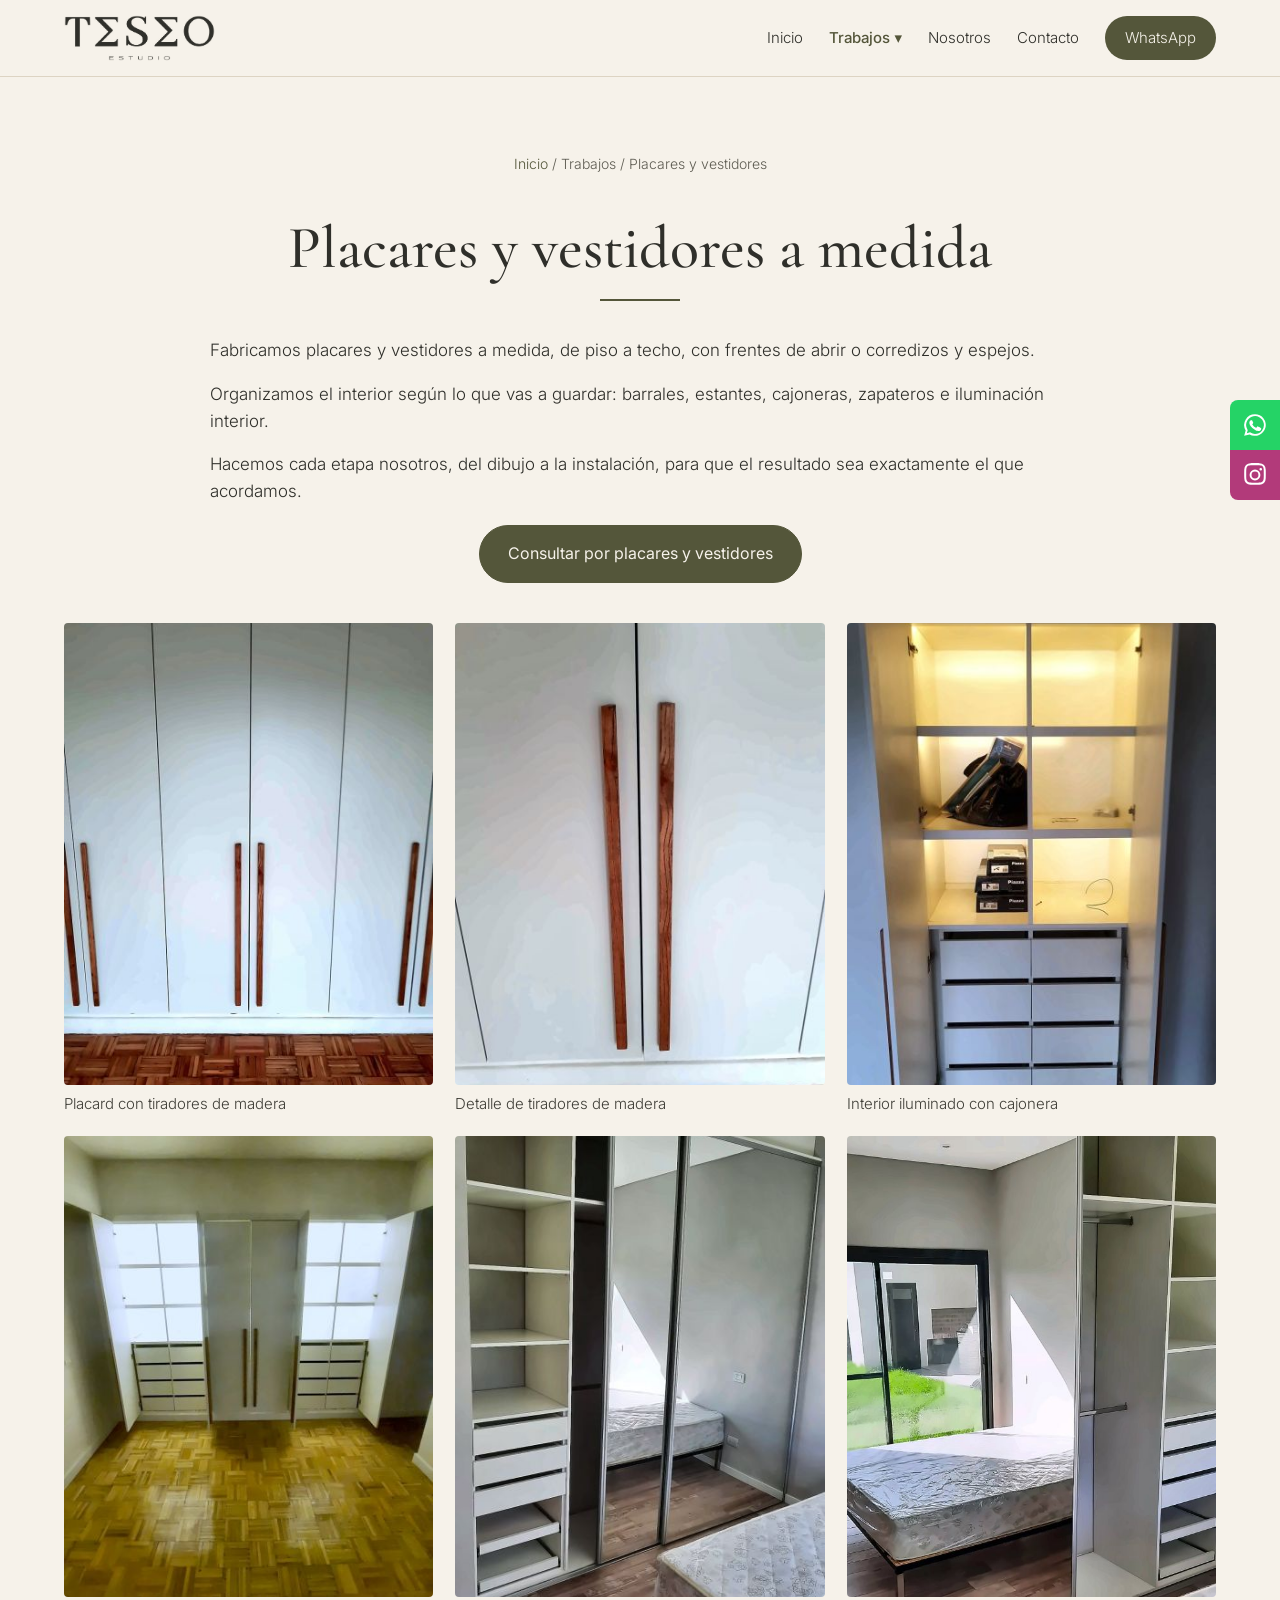
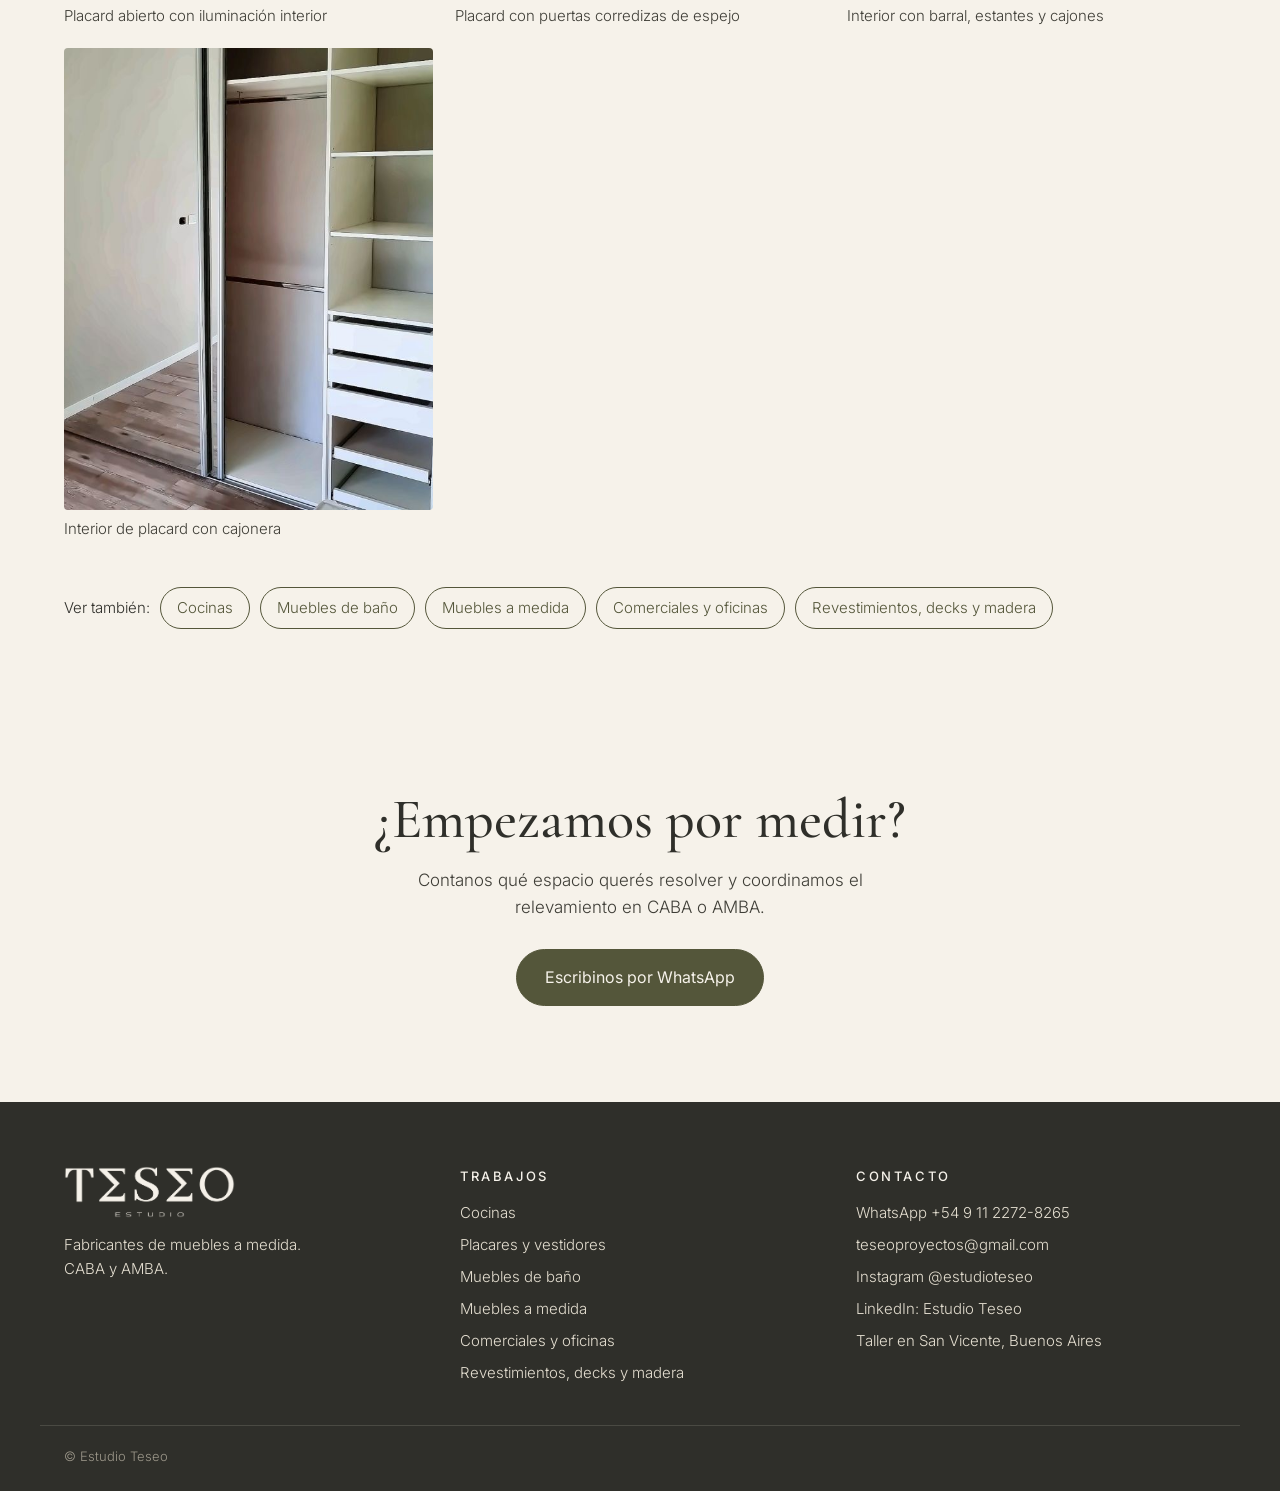
<file: placares-y-vestidores.html>
<!doctype html>
<html lang="es"><head>
<meta charset="utf-8"><meta name="viewport" content="width=device-width, initial-scale=1">
<title>Placares y vestidores a medida | Estudio Teseo</title>
<meta name="description" content="Placares y vestidores a medida en CABA y AMBA. Frentes de abrir o corredizos e interiores organizados al centímetro. Fabricación e instalación propias.">
<meta property="og:type" content="website"><meta property="og:title" content="Placares y vestidores a medida | Estudio Teseo">
<meta property="og:description" content="Placares y vestidores a medida en CABA y AMBA. Frentes de abrir o corredizos e interiores organizados al centímetro. Fabricación e instalación propias."><meta property="og:image" content="https://estudioteseo.github.io/img/compartir.jpg"><meta property="og:locale" content="es_AR">
<link rel="icon" href="data:image/svg+xml,%3Csvg xmlns='http://www.w3.org/2000/svg' viewBox='0 0 64 64'%3E%3Crect width='64' height='64' rx='10' fill='%2354563A'/%3E%3Ctext x='32' y='45' font-size='40' text-anchor='middle' fill='%23F6F2EA' font-family='sans-serif'%3E%CE%A3%3C/text%3E%3C/svg%3E">
<link rel="preconnect" href="https://fonts.googleapis.com">
<link href="https://fonts.googleapis.com/css2?family=Cormorant+Garamond:ital,wght@0,500;0,600;1,500&family=Inter:wght@300;400;500&display=swap" rel="stylesheet">
<link rel="stylesheet" href="estilo.css">
</head><body><header class="top"><div class="wrap bar">
<a href="index.html" class="home" aria-label="Estudio Teseo, inicio"><img class="logo-img" src="img/logo-oscuro.png" alt="Teseo Estudio" width="822" height="250"></a>
<button class="burger" aria-label="Abrir menú" aria-expanded="false"><span></span><span></span><span></span></button>
<nav class="menu" aria-label="Principal">
<a href="index.html">Inicio</a>
<div class="drop"><button class="dropbtn on" aria-expanded="false">Trabajos <span aria-hidden="true">▾</span></button><div class="dropmenu"><a href="cocinas-a-medida.html">Cocinas</a><a href="placares-y-vestidores.html" class=on>Placares y vestidores</a><a href="muebles-de-bano.html">Muebles de baño</a><a href="muebles-a-medida.html">Muebles a medida</a><a href="muebles-comerciales-y-oficinas.html">Comerciales y oficinas</a><a href="revestimientos-decks-y-madera.html">Revestimientos, decks y madera</a></div></div>
<a href="nosotros.html">Nosotros</a>
<a href="contacto.html">Contacto</a>
<a class="btn small" href="https://wa.me/5491122728265?text=Hola%20Estudio%20Teseo%2C%20vengo%20de%20la%20web%20y%20quiero%20hacer%20una%20consulta." target="_blank" rel="noopener">WhatsApp</a>
</nav></div></header>
<main><section class="page"><div class="wrap">
<p class="crumbs"><a href="index.html">Inicio</a> / Trabajos / Placares y vestidores</p>
<h1>Placares y vestidores a medida</h1><div class="rule"></div>
<div class="texto"><p>Fabricamos placares y vestidores a medida, de piso a techo, con frentes de abrir o corredizos y espejos.</p><p>Organizamos el interior según lo que vas a guardar: barrales, estantes, cajoneras, zapateros e iluminación interior.</p><p>Hacemos cada etapa nosotros, del dibujo a la instalación, para que el resultado sea exactamente el que acordamos.</p></div>
<p><a class="btn" href="https://wa.me/5491122728265?text=Hola%20Estudio%20Teseo%2C%20vengo%20de%20la%20web%20y%20quiero%20consultar%20por%20placares%20y%20vestidores." target="_blank" rel="noopener">Consultar por placares y vestidores</a></p>
<div class="galeria"><figure class="obra"><a href="img/obras/placares-02.jpg"><img loading="lazy" src="img/obras-mini/placares-02.jpg" alt="Placard con tiradores de madera"></a><figcaption>Placard con tiradores de madera</figcaption></figure><figure class="obra"><a href="img/obras/placares-03.jpg"><img loading="lazy" src="img/obras-mini/placares-03.jpg" alt="Detalle de tiradores de madera"></a><figcaption>Detalle de tiradores de madera</figcaption></figure><figure class="obra"><a href="img/obras/placares-05.jpg"><img loading="lazy" src="img/obras-mini/placares-05.jpg" alt="Interior iluminado con cajonera"></a><figcaption>Interior iluminado con cajonera</figcaption></figure><figure class="obra"><a href="img/obras/placares-09.jpg"><img loading="lazy" src="img/obras-mini/placares-09.jpg" alt="Placard abierto con iluminación interior"></a><figcaption>Placard abierto con iluminación interior</figcaption></figure><figure class="obra"><a href="img/obras/placares-14.jpg"><img loading="lazy" src="img/obras-mini/placares-14.jpg" alt="Placard con puertas corredizas de espejo"></a><figcaption>Placard con puertas corredizas de espejo</figcaption></figure><figure class="obra"><a href="img/obras/placares-21.jpg"><img loading="lazy" src="img/obras-mini/placares-21.jpg" alt="Interior con barral, estantes y cajones"></a><figcaption>Interior con barral, estantes y cajones</figcaption></figure><figure class="obra"><a href="img/obras/placares-24.jpg"><img loading="lazy" src="img/obras-mini/placares-24.jpg" alt="Interior de placard con cajonera"></a><figcaption>Interior de placard con cajonera</figcaption></figure></div>
<nav class="otros" aria-label="Otros trabajos"><span>Ver también:</span><a href="cocinas-a-medida.html">Cocinas</a><a href="muebles-de-bano.html">Muebles de baño</a><a href="muebles-a-medida.html">Muebles a medida</a><a href="muebles-comerciales-y-oficinas.html">Comerciales y oficinas</a><a href="revestimientos-decks-y-madera.html">Revestimientos, decks y madera</a></nav>
</div></section>
<section class="cta"><div class="wrap center">
<h2>¿Empezamos por medir?</h2><p>Contanos qué espacio querés resolver y coordinamos el relevamiento en CABA o AMBA.</p>
<a class="btn" href="https://wa.me/5491122728265?text=Hola%20Estudio%20Teseo%2C%20vengo%20de%20la%20web%20y%20quiero%20consultar%20por%20placares%20y%20vestidores." target="_blank" rel="noopener">Escribinos por WhatsApp</a></div></section>
</main><footer class="foot"><div class="wrap cols">
<div><img class="logo-img" src="img/logo-claro.png" alt="Teseo Estudio" width="822" height="250"><p>Fabricantes de muebles a medida.<br>CABA y AMBA.</p></div>
<div><h4>Trabajos</h4><ul><li><a href="cocinas-a-medida.html">Cocinas</a></li><li><a href="placares-y-vestidores.html">Placares y vestidores</a></li><li><a href="muebles-de-bano.html">Muebles de baño</a></li><li><a href="muebles-a-medida.html">Muebles a medida</a></li><li><a href="muebles-comerciales-y-oficinas.html">Comerciales y oficinas</a></li><li><a href="revestimientos-decks-y-madera.html">Revestimientos, decks y madera</a></li></ul></div>
<div><h4>Contacto</h4><ul>
<li><a href="https://wa.me/5491122728265?text=Hola%20Estudio%20Teseo%2C%20vengo%20de%20la%20web%20y%20quiero%20hacer%20una%20consulta." target="_blank" rel="noopener">WhatsApp +54 9 11 2272-8265</a></li>
<li><a href="mailto:teseoproyectos@gmail.com">teseoproyectos@gmail.com</a></li>
<li><a href="https://www.instagram.com/estudioteseo/" target="_blank" rel="noopener">Instagram @estudioteseo</a></li>
<li><a href="https://www.linkedin.com/company/estudioteseo/" target="_blank" rel="noopener">LinkedIn: Estudio Teseo</a></li>
<li>Taller en San Vicente, Buenos Aires</li></ul></div>
</div><div class="wrap copy">© Estudio Teseo</div></footer>
<div class="float" aria-label="Contacto rápido">
<a class="f-wa" href="https://wa.me/5491122728265?text=Hola%20Estudio%20Teseo%2C%20vengo%20de%20la%20web%20y%20quiero%20hacer%20una%20consulta." target="_blank" rel="noopener" aria-label="WhatsApp"><svg viewBox="0 0 24 24"><path fill="currentColor" d="M12 2a10 10 0 0 0-8.6 15.1L2 22l5-1.3A10 10 0 1 0 12 2zm0 18.2a8.2 8.2 0 0 1-4.2-1.2l-.3-.2-3 .8.8-2.9-.2-.3A8.2 8.2 0 1 1 12 20.2zm4.5-6.1c-.2-.1-1.5-.7-1.7-.8s-.4-.1-.6.1-.7.8-.8 1-.3.2-.5.1a6.7 6.7 0 0 1-3.3-2.9c-.3-.4.3-.4.7-1.4.1-.2 0-.3 0-.4l-.8-1.8c-.2-.5-.4-.4-.6-.4h-.5a1 1 0 0 0-.7.3 3 3 0 0 0-.9 2.2 5.2 5.2 0 0 0 1.1 2.8 11.9 11.9 0 0 0 4.6 4c1.7.7 2.4.8 3.2.7a2.8 2.8 0 0 0 1.8-1.3 2.3 2.3 0 0 0 .2-1.3c-.1-.1-.3-.2-.5-.3z"/></svg></a>
<a class="f-ig" href="https://www.instagram.com/estudioteseo/" target="_blank" rel="noopener" aria-label="Instagram"><svg viewBox="0 0 24 24"><path fill="currentColor" d="M12 7a5 5 0 1 0 0 10 5 5 0 0 0 0-10zm0 8.2a3.2 3.2 0 1 1 0-6.4 3.2 3.2 0 0 1 0 6.4zM17.3 5.5a1.2 1.2 0 1 0 0 2.4 1.2 1.2 0 0 0 0-2.4zM21.9 7.1a6.1 6.1 0 0 0-1.6-4.3A6.1 6.1 0 0 0 16 1.1C14.3 1 9.7 1 8 1.1a6.1 6.1 0 0 0-4.3 1.6A6.1 6.1 0 0 0 2.1 7C2 8.7 2 13.3 2.1 15a6.1 6.1 0 0 0 1.6 4.3A6.1 6.1 0 0 0 8 20.9c1.7.1 6.3.1 8 0a6.1 6.1 0 0 0 4.3-1.6 6.1 6.1 0 0 0 1.6-4.3c.1-1.7.1-6.3 0-8zm-2.2 9.8a3.3 3.3 0 0 1-1.8 1.8c-1.3.5-4.3.4-5.9.4s-4.6.1-5.9-.4a3.3 3.3 0 0 1-1.8-1.8c-.5-1.3-.4-4.3-.4-5.9s-.1-4.6.4-5.9a3.3 3.3 0 0 1 1.8-1.8C7.4 2.8 10.4 2.9 12 2.9s4.6-.1 5.9.4a3.3 3.3 0 0 1 1.8 1.8c.5 1.3.4 4.3.4 5.9s.1 4.6-.4 5.9z"/></svg></a>
</div>
<div id="visor" role="dialog" aria-modal="true" aria-label="Foto ampliada"><button id="vx" aria-label="Cerrar">×</button><button id="vp" aria-label="Anterior">‹</button><img alt=""><button id="vn" aria-label="Siguiente">›</button><p></p></div>
<script src="sitio.js"></script>
</body></html>
</file>
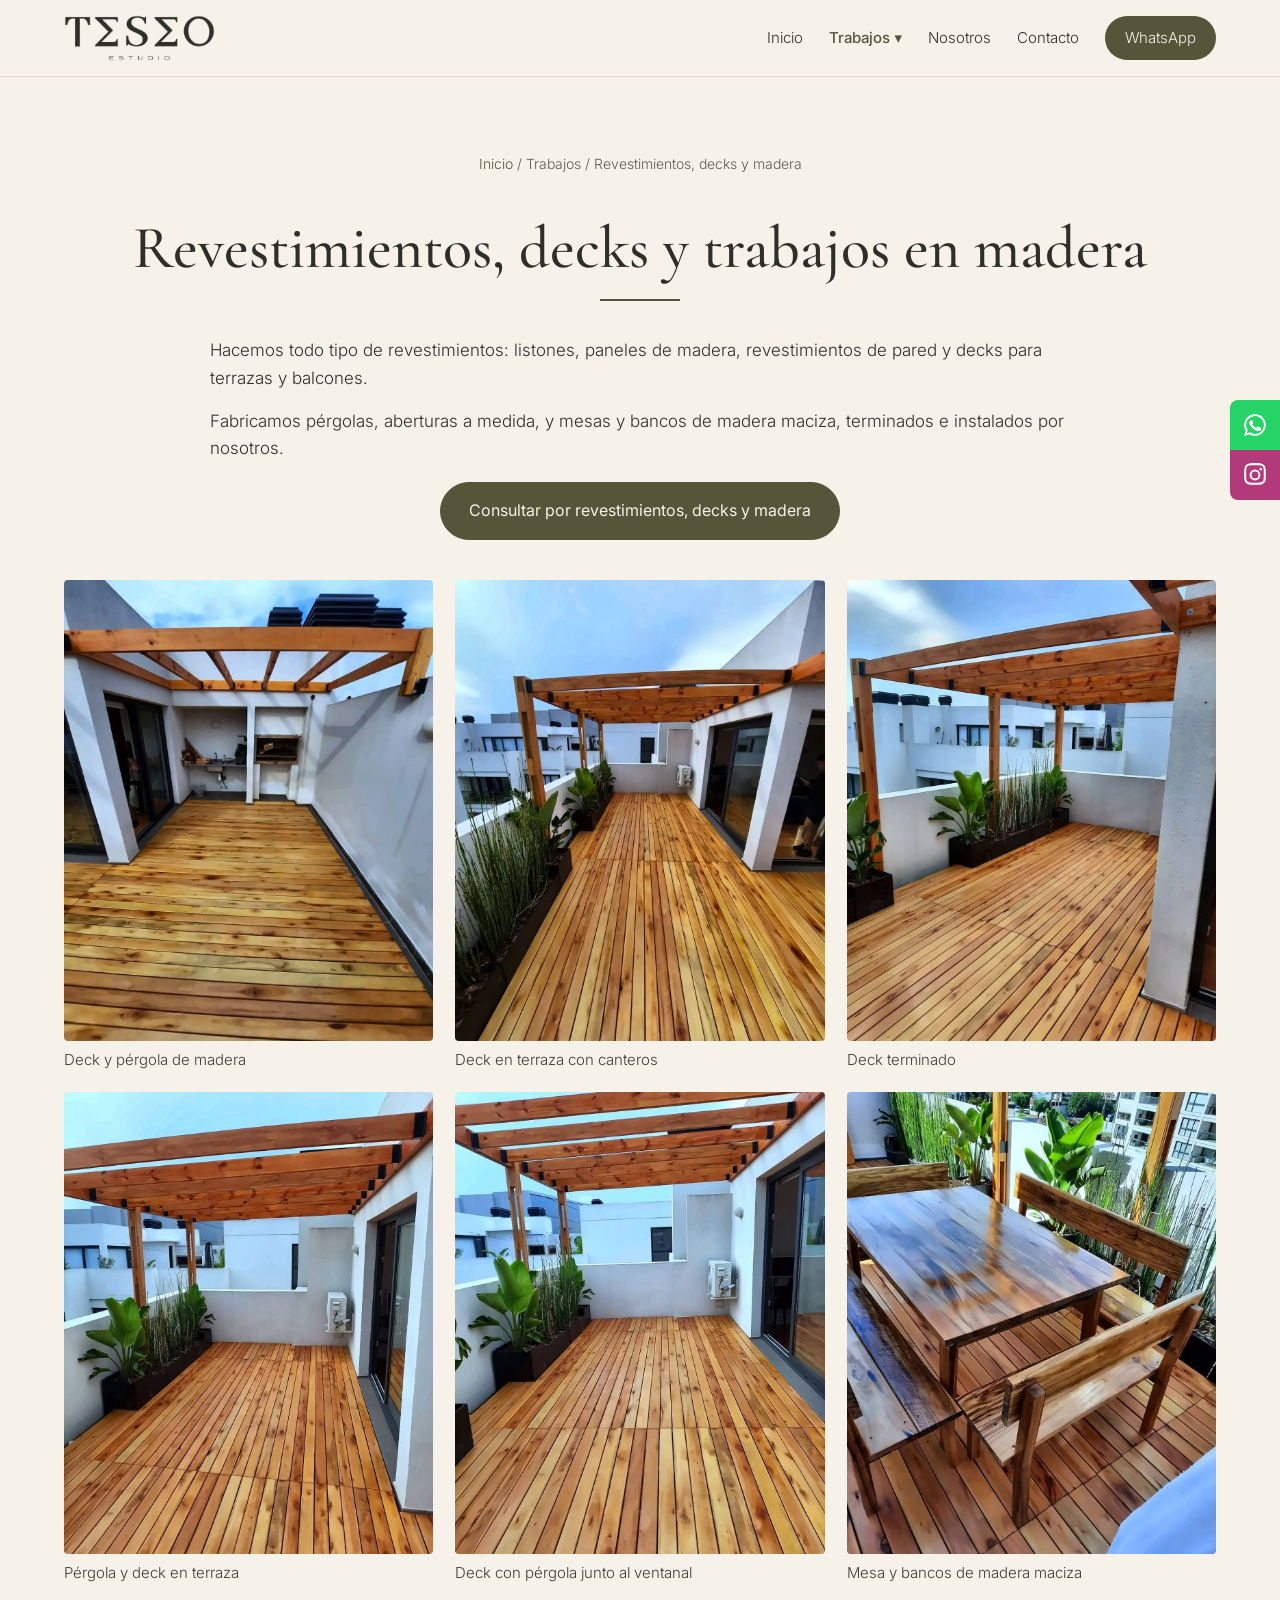
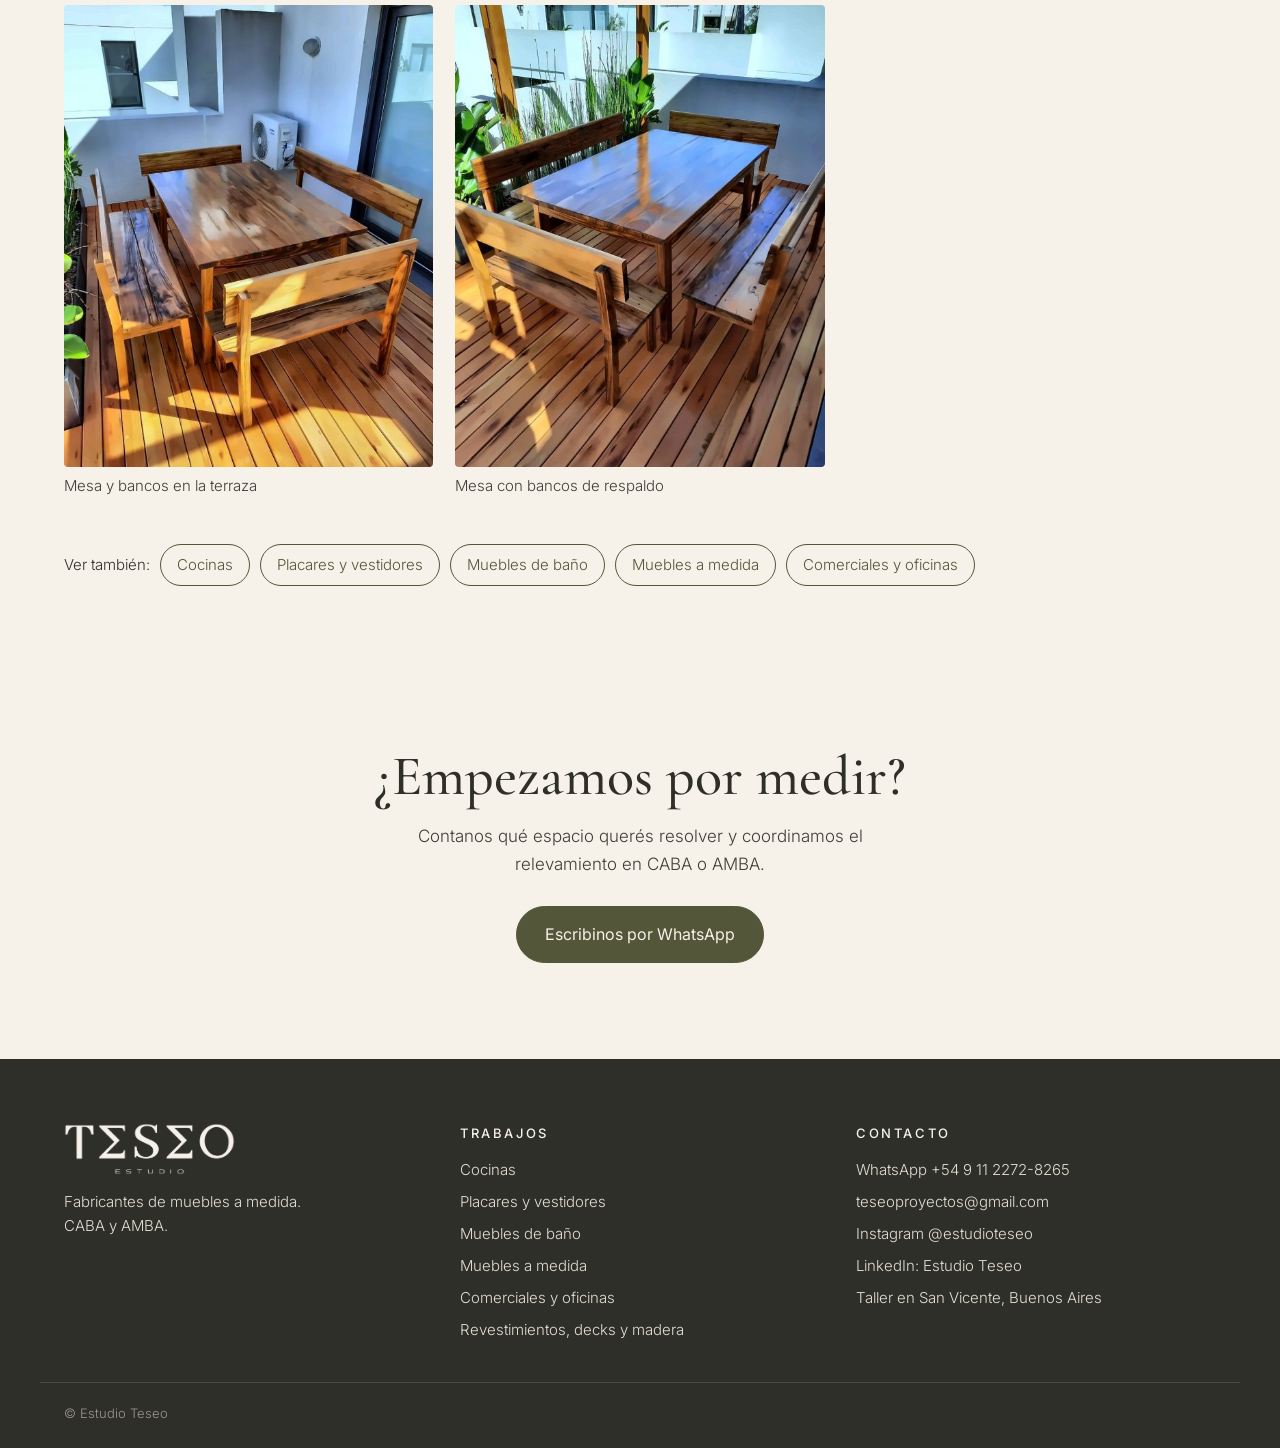
<file: revestimientos-decks-y-madera.html>
<!doctype html>
<html lang="es"><head>
<meta charset="utf-8"><meta name="viewport" content="width=device-width, initial-scale=1">
<title>Revestimientos, decks y trabajos en madera | Estudio Teseo</title>
<meta name="description" content="Revestimientos, decks y trabajos en madera en CABA y AMBA. Decks, pérgolas, revestimientos, aberturas a medida y piezas de madera maciza. Fabricación e instalación propias.">
<meta property="og:type" content="website"><meta property="og:title" content="Revestimientos, decks y trabajos en madera | Estudio Teseo">
<meta property="og:description" content="Revestimientos, decks y trabajos en madera en CABA y AMBA. Decks, pérgolas, revestimientos, aberturas a medida y piezas de madera maciza. Fabricación e instalación propias."><meta property="og:image" content="https://estudioteseo.github.io/img/compartir.jpg"><meta property="og:locale" content="es_AR">
<link rel="icon" href="data:image/svg+xml,%3Csvg xmlns='http://www.w3.org/2000/svg' viewBox='0 0 64 64'%3E%3Crect width='64' height='64' rx='10' fill='%2354563A'/%3E%3Ctext x='32' y='45' font-size='40' text-anchor='middle' fill='%23F6F2EA' font-family='sans-serif'%3E%CE%A3%3C/text%3E%3C/svg%3E">
<link rel="preconnect" href="https://fonts.googleapis.com">
<link href="https://fonts.googleapis.com/css2?family=Cormorant+Garamond:ital,wght@0,500;0,600;1,500&family=Inter:wght@300;400;500&display=swap" rel="stylesheet">
<link rel="stylesheet" href="estilo.css">
</head><body><header class="top"><div class="wrap bar">
<a href="index.html" class="home" aria-label="Estudio Teseo, inicio"><img class="logo-img" src="img/logo-oscuro.png" alt="Teseo Estudio" width="822" height="250"></a>
<button class="burger" aria-label="Abrir menú" aria-expanded="false"><span></span><span></span><span></span></button>
<nav class="menu" aria-label="Principal">
<a href="index.html">Inicio</a>
<div class="drop"><button class="dropbtn on" aria-expanded="false">Trabajos <span aria-hidden="true">▾</span></button><div class="dropmenu"><a href="cocinas-a-medida.html">Cocinas</a><a href="placares-y-vestidores.html">Placares y vestidores</a><a href="muebles-de-bano.html">Muebles de baño</a><a href="muebles-a-medida.html">Muebles a medida</a><a href="muebles-comerciales-y-oficinas.html">Comerciales y oficinas</a><a href="revestimientos-decks-y-madera.html" class=on>Revestimientos, decks y madera</a></div></div>
<a href="nosotros.html">Nosotros</a>
<a href="contacto.html">Contacto</a>
<a class="btn small" href="https://wa.me/5491122728265?text=Hola%20Estudio%20Teseo%2C%20vengo%20de%20la%20web%20y%20quiero%20hacer%20una%20consulta." target="_blank" rel="noopener">WhatsApp</a>
</nav></div></header>
<main><section class="page"><div class="wrap">
<p class="crumbs"><a href="index.html">Inicio</a> / Trabajos / Revestimientos, decks y madera</p>
<h1>Revestimientos, decks y trabajos en madera</h1><div class="rule"></div>
<div class="texto"><p>Hacemos todo tipo de revestimientos: listones, paneles de madera, revestimientos de pared y decks para terrazas y balcones.</p><p>Fabricamos pérgolas, aberturas a medida, y mesas y bancos de madera maciza, terminados e instalados por nosotros.</p></div>
<p><a class="btn" href="https://wa.me/5491122728265?text=Hola%20Estudio%20Teseo%2C%20vengo%20de%20la%20web%20y%20quiero%20consultar%20por%20revestimientos%2C%20decks%20y%20madera." target="_blank" rel="noopener">Consultar por revestimientos, decks y madera</a></p>
<div class="galeria"><figure class="obra"><a href="img/obras/especiales-02.jpg"><img loading="lazy" src="img/obras-mini/especiales-02.jpg" alt="Deck y pérgola de madera"></a><figcaption>Deck y pérgola de madera</figcaption></figure><figure class="obra"><a href="img/obras/especiales-03.jpg"><img loading="lazy" src="img/obras-mini/especiales-03.jpg" alt="Deck en terraza con canteros"></a><figcaption>Deck en terraza con canteros</figcaption></figure><figure class="obra"><a href="img/obras/especiales-06.jpg"><img loading="lazy" src="img/obras-mini/especiales-06.jpg" alt="Deck terminado"></a><figcaption>Deck terminado</figcaption></figure><figure class="obra"><a href="img/obras/especiales-10.jpg"><img loading="lazy" src="img/obras-mini/especiales-10.jpg" alt="Pérgola y deck en terraza"></a><figcaption>Pérgola y deck en terraza</figcaption></figure><figure class="obra"><a href="img/obras/especiales-11.jpg"><img loading="lazy" src="img/obras-mini/especiales-11.jpg" alt="Deck con pérgola junto al ventanal"></a><figcaption>Deck con pérgola junto al ventanal</figcaption></figure><figure class="obra"><a href="img/obras/especiales-15.jpg"><img loading="lazy" src="img/obras-mini/especiales-15.jpg" alt="Mesa y bancos de madera maciza"></a><figcaption>Mesa y bancos de madera maciza</figcaption></figure><figure class="obra"><a href="img/obras/especiales-16.jpg"><img loading="lazy" src="img/obras-mini/especiales-16.jpg" alt="Mesa y bancos en la terraza"></a><figcaption>Mesa y bancos en la terraza</figcaption></figure><figure class="obra"><a href="img/obras/especiales-18.jpg"><img loading="lazy" src="img/obras-mini/especiales-18.jpg" alt="Mesa con bancos de respaldo"></a><figcaption>Mesa con bancos de respaldo</figcaption></figure></div>
<nav class="otros" aria-label="Otros trabajos"><span>Ver también:</span><a href="cocinas-a-medida.html">Cocinas</a><a href="placares-y-vestidores.html">Placares y vestidores</a><a href="muebles-de-bano.html">Muebles de baño</a><a href="muebles-a-medida.html">Muebles a medida</a><a href="muebles-comerciales-y-oficinas.html">Comerciales y oficinas</a></nav>
</div></section>
<section class="cta"><div class="wrap center">
<h2>¿Empezamos por medir?</h2><p>Contanos qué espacio querés resolver y coordinamos el relevamiento en CABA o AMBA.</p>
<a class="btn" href="https://wa.me/5491122728265?text=Hola%20Estudio%20Teseo%2C%20vengo%20de%20la%20web%20y%20quiero%20consultar%20por%20revestimientos%2C%20decks%20y%20madera." target="_blank" rel="noopener">Escribinos por WhatsApp</a></div></section>
</main><footer class="foot"><div class="wrap cols">
<div><img class="logo-img" src="img/logo-claro.png" alt="Teseo Estudio" width="822" height="250"><p>Fabricantes de muebles a medida.<br>CABA y AMBA.</p></div>
<div><h4>Trabajos</h4><ul><li><a href="cocinas-a-medida.html">Cocinas</a></li><li><a href="placares-y-vestidores.html">Placares y vestidores</a></li><li><a href="muebles-de-bano.html">Muebles de baño</a></li><li><a href="muebles-a-medida.html">Muebles a medida</a></li><li><a href="muebles-comerciales-y-oficinas.html">Comerciales y oficinas</a></li><li><a href="revestimientos-decks-y-madera.html">Revestimientos, decks y madera</a></li></ul></div>
<div><h4>Contacto</h4><ul>
<li><a href="https://wa.me/5491122728265?text=Hola%20Estudio%20Teseo%2C%20vengo%20de%20la%20web%20y%20quiero%20hacer%20una%20consulta." target="_blank" rel="noopener">WhatsApp +54 9 11 2272-8265</a></li>
<li><a href="mailto:teseoproyectos@gmail.com">teseoproyectos@gmail.com</a></li>
<li><a href="https://www.instagram.com/estudioteseo/" target="_blank" rel="noopener">Instagram @estudioteseo</a></li>
<li><a href="https://www.linkedin.com/company/estudioteseo/" target="_blank" rel="noopener">LinkedIn: Estudio Teseo</a></li>
<li>Taller en San Vicente, Buenos Aires</li></ul></div>
</div><div class="wrap copy">© Estudio Teseo</div></footer>
<div class="float" aria-label="Contacto rápido">
<a class="f-wa" href="https://wa.me/5491122728265?text=Hola%20Estudio%20Teseo%2C%20vengo%20de%20la%20web%20y%20quiero%20hacer%20una%20consulta." target="_blank" rel="noopener" aria-label="WhatsApp"><svg viewBox="0 0 24 24"><path fill="currentColor" d="M12 2a10 10 0 0 0-8.6 15.1L2 22l5-1.3A10 10 0 1 0 12 2zm0 18.2a8.2 8.2 0 0 1-4.2-1.2l-.3-.2-3 .8.8-2.9-.2-.3A8.2 8.2 0 1 1 12 20.2zm4.5-6.1c-.2-.1-1.5-.7-1.7-.8s-.4-.1-.6.1-.7.8-.8 1-.3.2-.5.1a6.7 6.7 0 0 1-3.3-2.9c-.3-.4.3-.4.7-1.4.1-.2 0-.3 0-.4l-.8-1.8c-.2-.5-.4-.4-.6-.4h-.5a1 1 0 0 0-.7.3 3 3 0 0 0-.9 2.2 5.2 5.2 0 0 0 1.1 2.8 11.9 11.9 0 0 0 4.6 4c1.7.7 2.4.8 3.2.7a2.8 2.8 0 0 0 1.8-1.3 2.3 2.3 0 0 0 .2-1.3c-.1-.1-.3-.2-.5-.3z"/></svg></a>
<a class="f-ig" href="https://www.instagram.com/estudioteseo/" target="_blank" rel="noopener" aria-label="Instagram"><svg viewBox="0 0 24 24"><path fill="currentColor" d="M12 7a5 5 0 1 0 0 10 5 5 0 0 0 0-10zm0 8.2a3.2 3.2 0 1 1 0-6.4 3.2 3.2 0 0 1 0 6.4zM17.3 5.5a1.2 1.2 0 1 0 0 2.4 1.2 1.2 0 0 0 0-2.4zM21.9 7.1a6.1 6.1 0 0 0-1.6-4.3A6.1 6.1 0 0 0 16 1.1C14.3 1 9.7 1 8 1.1a6.1 6.1 0 0 0-4.3 1.6A6.1 6.1 0 0 0 2.1 7C2 8.7 2 13.3 2.1 15a6.1 6.1 0 0 0 1.6 4.3A6.1 6.1 0 0 0 8 20.9c1.7.1 6.3.1 8 0a6.1 6.1 0 0 0 4.3-1.6 6.1 6.1 0 0 0 1.6-4.3c.1-1.7.1-6.3 0-8zm-2.2 9.8a3.3 3.3 0 0 1-1.8 1.8c-1.3.5-4.3.4-5.9.4s-4.6.1-5.9-.4a3.3 3.3 0 0 1-1.8-1.8c-.5-1.3-.4-4.3-.4-5.9s-.1-4.6.4-5.9a3.3 3.3 0 0 1 1.8-1.8C7.4 2.8 10.4 2.9 12 2.9s4.6-.1 5.9.4a3.3 3.3 0 0 1 1.8 1.8c.5 1.3.4 4.3.4 5.9s.1 4.6-.4 5.9z"/></svg></a>
</div>
<div id="visor" role="dialog" aria-modal="true" aria-label="Foto ampliada"><button id="vx" aria-label="Cerrar">×</button><button id="vp" aria-label="Anterior">‹</button><img alt=""><button id="vn" aria-label="Siguiente">›</button><p></p></div>
<script src="sitio.js"></script>
</body></html>
</file>
<file: estilo.css>
:root{--olive:#54563A;--sand:#ECE4D6;--paper:#F6F2EA;--ink:#2F2F2A;--mute:#5E5C52;--line:#DDD4C3}
*{box-sizing:border-box}
html{scroll-behavior:smooth}
body{margin:0;background:var(--paper);color:var(--ink);font-family:Inter,system-ui,sans-serif;font-weight:300;font-size:17px;line-height:1.6}
img{max-width:100%;display:block}
a{color:var(--olive)}
h1,h2,h3{font-family:'Cormorant Garamond',Georgia,serif;font-weight:500;line-height:1.1;margin:0}
h2{font-size:clamp(32px,4vw,46px)}
.wrap{max-width:1200px;margin:0 auto;padding:0 24px}
.narrow{max-width:820px}
.center{text-align:center}
.kicker{font-size:13px;letter-spacing:.3em;color:var(--mute);margin:0}
.sub{color:var(--mute);margin:10px 0 32px}
.btn{display:inline-block;text-decoration:none;background:var(--olive);color:var(--paper);padding:15px 28px;border-radius:999px;font-weight:400;font-size:16px;border:1px solid var(--olive);cursor:pointer;font-family:inherit}
.btn:hover{background:var(--ink);border-color:var(--ink);color:var(--paper)}
.btn.small{padding:10px 20px;font-size:15px}
.btn.outline{background:transparent;color:var(--olive)}
.btn.outline:hover{background:var(--olive);color:var(--paper)}
/* header */
.top{position:sticky;top:0;z-index:40;background:var(--paper);border-bottom:1px solid var(--line)}
.bar{display:flex;align-items:center;justify-content:space-between;min-height:76px;gap:16px}
.home{text-decoration:none;color:var(--ink)}
.logo{display:inline-flex;flex-direction:column;line-height:1.1}
.logo .l1{font-weight:300;font-size:26px;letter-spacing:.32em}
.logo .l2{font-size:10px;letter-spacing:.5em;color:var(--mute)}
.menu{display:flex;align-items:center;gap:6px 26px;font-size:15px}
.menu>a,.dropbtn{text-decoration:none;color:var(--ink);padding:12px 0;background:none;border:0;font:inherit;cursor:pointer}
.menu>a.on,.dropbtn.on{color:var(--olive);font-weight:500}
.menu>a.btn{color:var(--paper);background:var(--olive);padding:10px 20px}
.drop{position:relative}
.dropmenu{display:none;position:absolute;top:100%;left:-16px;background:var(--paper);border:1px solid var(--line);border-radius:6px;padding:8px 0;min-width:260px;box-shadow:0 12px 30px rgba(0,0,0,.08)}
.dropmenu a{display:block;padding:10px 18px;text-decoration:none;color:var(--ink)}
.dropmenu a:hover,.dropmenu a.on{background:var(--sand);color:var(--olive)}
.drop:hover .dropmenu,.drop.open .dropmenu{display:block}
.burger{display:none;background:none;border:0;width:44px;height:44px;cursor:pointer;padding:10px}
.burger span{display:block;height:2px;background:var(--ink);margin:5px 0}
@media (max-width:900px){
 .burger{display:block}
 .menu{display:none;position:absolute;left:0;right:0;top:100%;background:var(--paper);flex-direction:column;align-items:stretch;padding:8px 24px 20px;border-bottom:1px solid var(--line)}
 .menu.open{display:flex}
 .menu>a,.dropbtn{padding:12px 0;text-align:left;border-bottom:1px solid var(--line)}
 .menu>a.btn{text-align:center;margin-top:12px;border-bottom:0}
 .dropmenu{position:static;box-shadow:none;border:0;padding:0 0 8px 12px;display:none}
 .drop:hover .dropmenu{display:none}.drop.open .dropmenu{display:block}
}
/* slider */
.slider{position:relative;height:min(78vh,720px);min-height:460px;overflow:hidden;background:#222}
.slide{position:absolute;inset:0;background-size:cover;background-position:center;opacity:0;transition:opacity 1.2s;display:block}
.slide.on{opacity:1}
.slide::after{content:"";position:absolute;inset:0;background:linear-gradient(180deg,rgba(0,0,0,.15),rgba(0,0,0,.55))}
.slide .cap{position:absolute;right:28px;bottom:70px;z-index:2;color:var(--paper);font-size:14px;letter-spacing:.25em;text-transform:uppercase;border-bottom:1px solid rgba(246,242,234,.7);padding-bottom:4px}
.slogan{position:absolute;left:0;right:0;bottom:90px;z-index:3;max-width:1200px;margin:0 auto;padding:0 24px;color:var(--paper);pointer-events:none}
.slogan .kicker{color:#E4DED0}
.slogan h1{font-size:clamp(42px,6.5vw,84px);margin-top:12px;color:var(--paper)}
.slogan em{color:#E8E2C8}
.dots{position:absolute;left:0;right:0;bottom:28px;z-index:3;display:flex;gap:10px;justify-content:center}
.dot{width:11px;height:11px;border-radius:50%;border:1px solid var(--paper);background:transparent;padding:0;cursor:pointer}
.dot.on{background:var(--paper)}
@media (max-width:700px){.slide .cap{display:none}.slogan{bottom:70px}}
/* intro */
.intro{padding:80px 0 72px}
.intro p{font-size:19px}
.rubros{list-style:none;padding:0;margin:36px 0;display:grid;grid-template-columns:1fr;gap:1px;background:#CFC5B2;border:1px solid #CFC5B2}
.rubros li{background:var(--sand);padding:22px;display:flex;flex-direction:column;gap:6px}
.rubros strong{font-family:'Cormorant Garamond',serif;font-size:23px;font-weight:600;line-height:1.15}
.rubros span{font-size:15px;color:#3F3E37}
/* video */
.video{background:var(--sand);padding:72px 0}
.video video{margin:28px auto 0;max-height:80vh;max-width:100%;border-radius:6px;background:#000}
/* tiles */
.tiles-sec{padding:88px 0}
.tiles{display:grid;grid-template-columns:repeat(auto-fit,minmax(min(100%,340px),1fr));gap:18px}
.tile{position:relative;display:block;aspect-ratio:4/3;overflow:hidden;border-radius:6px;text-decoration:none;background:#333}
.tile img{width:100%;height:100%;object-fit:cover;transition:transform .5s}
.tile:hover img{transform:scale(1.04)}
.tile::after{content:"";position:absolute;inset:0;background:linear-gradient(180deg,rgba(0,0,0,0) 30%,rgba(0,0,0,.82))}
.tile span{position:absolute;left:22px;right:22px;bottom:18px;z-index:2;color:var(--paper);display:flex;flex-direction:column;gap:4px}
.tile strong{font-family:'Cormorant Garamond',serif;font-weight:600;font-size:30px;line-height:1.05;letter-spacing:.02em}
.tile em{font-style:normal;font-size:14px;color:#ECE4D6}
/* proceso */
.proceso{background:var(--olive);color:var(--paper);padding:88px 0}
.proceso .sub{color:#E4DED0}
.pasos{list-style:none;padding:0;margin:0;display:grid;grid-template-columns:repeat(auto-fit,minmax(min(100%,170px),1fr));gap:26px}
.pasos li{display:flex;flex-direction:column;gap:8px;border-top:1px solid #8A8B6E;padding-top:16px}
.pasos .n{font-family:'Cormorant Garamond',serif;font-size:38px;line-height:1}
.pasos strong{font-weight:500;font-size:18px}
.pasos span:last-child{font-size:15px;color:#E4DED0}
.page .pasos li{border-top-color:var(--line)}
.page .pasos span:last-child{color:var(--mute)}
/* estudios */
.estudios{background:var(--sand);padding:88px 0}
.two{display:grid;grid-template-columns:repeat(auto-fit,minmax(min(100%,420px),1fr));gap:48px;align-items:start}
.estudios h2{margin:14px 0 18px}
.checks{list-style:none;padding:0;margin:0 0 26px;display:flex;flex-direction:column;gap:12px}
.checks li{padding-left:28px;position:relative}
.checks li::before{content:"";position:absolute;left:0;top:11px;width:14px;height:1px;background:var(--olive)}
/* cta */
.cta{padding:96px 0}
.cta h2{font-size:clamp(36px,5vw,56px)}
.cta p{color:#3F3E37;max-width:34rem;margin:16px auto 28px}
/* pages */
.page{padding:56px 0 64px}
.crumbs{font-size:14px;color:var(--mute);margin:0 0 18px}
.crumbs a{text-decoration:none}
.page h1{font-size:clamp(38px,5vw,60px);text-align:center}
.rule{width:80px;height:2px;background:var(--olive);margin:18px auto 36px}
.texto{max-width:860px;margin:0 auto 8px}
.page>.wrap>p{text-align:center;margin:20px 0 40px}
.texto p{margin:0 0 16px}
.foto{border-radius:6px;width:100%;height:100%;max-height:560px;object-fit:cover}
.mt{margin:72px 0 28px}
.galeria{display:grid;grid-template-columns:repeat(auto-fill,minmax(min(100%,300px),1fr));gap:22px}
.obra{margin:0}
.obra a{display:block;overflow:hidden;border-radius:4px;background:#E4DED0}
.obra img{width:100%;aspect-ratio:4/5;object-fit:cover;transition:transform .4s}
.obra a:hover img{transform:scale(1.03)}
.obra figcaption{font-size:15px;color:#3F3E37;margin-top:8px;line-height:1.4}
.otros{display:flex;flex-wrap:wrap;gap:10px;align-items:center;margin-top:48px;font-size:15px}
.otros a{border:1px solid var(--olive);border-radius:999px;padding:8px 16px;text-decoration:none}
.otros a:hover{background:var(--olive);color:var(--paper)}
.datos{list-style:none;padding:0;margin:20px 0;display:flex;flex-direction:column;gap:10px}
.datos strong{font-weight:500}
.form{background:var(--sand);padding:28px;border-radius:8px;display:flex;flex-direction:column;gap:16px}
.form label{display:flex;flex-direction:column;gap:6px;font-size:15px;font-weight:400}
.form input,.form select,.form textarea{font:inherit;font-size:16px;padding:12px 14px;border:1px solid #CFC5B2;border-radius:6px;background:var(--paper);color:var(--ink)}
.form .btn{align-self:flex-start}
.nota{font-size:13px;color:var(--mute);margin:0}
/* footer */
.foot{background:var(--ink);color:#E4DED0;padding:64px 0 24px;font-size:15px}
.foot .cols{display:grid;grid-template-columns:repeat(auto-fit,minmax(min(100%,220px),1fr));gap:36px}
.foot .logo .l1{color:var(--paper);font-size:22px}.foot .logo .l2{color:#B9B3A3}
.foot h4{font-family:Inter,sans-serif;font-weight:500;font-size:13px;letter-spacing:.2em;text-transform:uppercase;margin:0 0 14px;color:var(--paper)}
.foot ul{list-style:none;padding:0;margin:0;display:flex;flex-direction:column;gap:8px}
.foot a{color:#E4DED0;text-decoration:none}.foot a:hover{color:var(--paper);text-decoration:underline}
.copy{margin-top:40px;padding-top:20px;border-top:1px solid #4A4A43;font-size:13px;color:#9C978A}
/* floating */
.float{position:fixed;right:0;top:50%;transform:translateY(-50%);z-index:45;display:flex;flex-direction:column}
.float a{width:50px;height:50px;display:flex;align-items:center;justify-content:center;color:#fff}
.float svg{width:26px;height:26px}
.f-wa{background:#25D366;border-radius:8px 0 0 0}.f-ig{background:#B23A7A;border-radius:0 0 0 8px}
/* lightbox */
#visor{position:fixed;inset:0;background:rgba(30,30,26,.97);display:none;align-items:center;justify-content:center;z-index:60;padding:56px 16px}
#visor.open{display:flex}
#visor img{max-width:100%;max-height:100%;object-fit:contain}
#visor p{position:absolute;bottom:14px;left:0;right:0;text-align:center;color:var(--sand);margin:0;font-size:15px;padding:0 60px}
#visor button{position:absolute;background:none;border:0;color:var(--paper);font-size:36px;cursor:pointer;width:56px;height:56px}
#vx{top:6px;right:6px}#vp{left:4px;top:50%;transform:translateY(-50%)}#vn{right:4px;top:50%;transform:translateY(-50%)}

@media (min-width:640px){.rubros{grid-template-columns:1fr 1fr}.rubros li:last-child{grid-column:span 2}}
@media (min-width:1000px){.intro .narrow{max-width:1200px}.intro .narrow>p:first-child{max-width:820px;margin-left:auto;margin-right:auto}.rubros{grid-template-columns:repeat(5,1fr)}.rubros li:last-child{grid-column:auto}}
.ig{max-width:400px;margin:28px auto 0;border-radius:8px;overflow:hidden;background:#fff}.ig iframe{width:100%;height:700px;border:0;display:block}
.logo-img{height:46px;width:auto}.foot .logo-img{height:52px;margin-bottom:14px}@media (max-width:600px){.logo-img{height:38px}}
</file>
